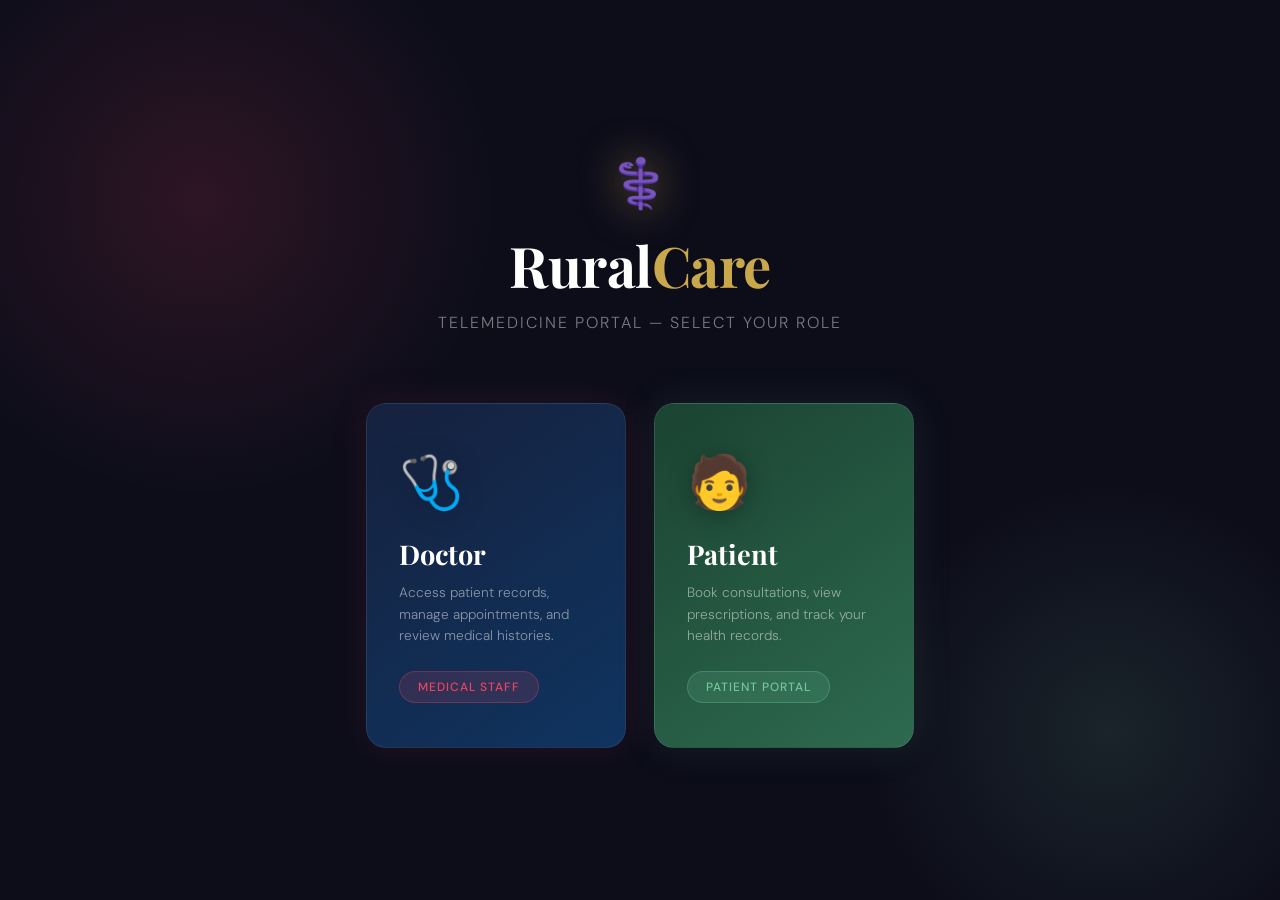
<file: index.html>
<!DOCTYPE html>
<html lang="en">
<head>
<meta charset="UTF-8">
<meta name="viewport" content="width=device-width, initial-scale=1.0">
<title>RuralCare — Portal</title>
<link href="https://fonts.googleapis.com/css2?family=Playfair+Display:wght@400;700&family=DM+Sans:wght@300;400;500&display=swap" rel="stylesheet">
<style>
  :root { --gold: #c9a84c; }
  * { margin: 0; padding: 0; box-sizing: border-box; }
  body { font-family: 'DM Sans', sans-serif; min-height: 100vh; overflow-x: hidden; }

  #landing {
    min-height: 100vh;
    display: flex; flex-direction: column;
    align-items: center; justify-content: center;
    position: relative; background: #0d0d1a; overflow: hidden;
  }
  #landing::before {
    content: ''; position: absolute;
    width: 600px; height: 600px;
    background: radial-gradient(circle, rgba(233,69,96,0.15) 0%, transparent 70%);
    top: -100px; left: -100px; border-radius: 50%;
    animation: pulse 6s ease-in-out infinite;
  }
  #landing::after {
    content: ''; position: absolute;
    width: 500px; height: 500px;
    background: radial-gradient(circle, rgba(116,198,157,0.12) 0%, transparent 70%);
    bottom: -80px; right: -80px; border-radius: 50%;
    animation: pulse 6s ease-in-out infinite 3s;
  }
  @keyframes pulse {
    0%,100% { transform: scale(1); opacity: 0.7; }
    50% { transform: scale(1.1); opacity: 1; }
  }

  .landing-header {
    text-align: center; margin-bottom: 70px;
    position: relative; z-index: 2;
    animation: fadeDown 0.8s ease both;
  }
  @keyframes fadeDown {
    from { opacity: 0; transform: translateY(-30px); }
    to   { opacity: 1; transform: translateY(0); }
  }
  .landing-header .logo-symbol {
    font-size: 48px; margin-bottom: 12px; display: block;
    filter: drop-shadow(0 0 20px rgba(201,168,76,0.6));
  }
  .landing-header h1 {
    font-family: 'Playfair Display', serif;
    font-size: clamp(2.2rem, 5vw, 3.5rem);
    color: #fff; letter-spacing: -0.5px;
  }
  .landing-header h1 span { color: var(--gold); }
  .landing-header p {
    color: rgba(255,255,255,0.45); font-size: 1rem;
    margin-top: 10px; font-weight: 300;
    letter-spacing: 2px; text-transform: uppercase;
  }

  .role-cards {
    display: flex; gap: 28px;
    position: relative; z-index: 2;
    animation: fadeUp 0.8s ease 0.3s both;
  }
  @keyframes fadeUp {
    from { opacity: 0; transform: translateY(40px); }
    to   { opacity: 1; transform: translateY(0); }
  }

  .role-card {
    width: 260px; padding: 44px 32px;
    border-radius: 20px; cursor: pointer;
    position: relative; overflow: hidden;
    transition: transform 0.35s ease, box-shadow 0.35s ease;
    border: 1px solid rgba(255,255,255,0.07);
  }
  .role-card.doctor-card {
    background: linear-gradient(145deg, #16213e, #0f3460);
    box-shadow: 0 0 40px rgba(233,69,96,0.1);
  }
  .role-card.patient-card {
    background: linear-gradient(145deg, #1b4332, #2d6a4f);
    box-shadow: 0 0 40px rgba(116,198,157,0.1);
  }
  .role-card::before {
    content: ''; position: absolute;
    top: 0; left: -100%; width: 100%; height: 100%;
    background: linear-gradient(90deg, transparent, rgba(255,255,255,0.05), transparent);
    transition: left 0.5s ease;
  }
  .role-card:hover::before { left: 100%; }
  .role-card:hover { transform: translateY(-10px); }
  .role-card.doctor-card:hover  { box-shadow: 0 20px 60px rgba(233,69,96,0.3); }
  .role-card.patient-card:hover { box-shadow: 0 20px 60px rgba(116,198,157,0.3); }

  .role-icon { font-size: 52px; margin-bottom: 20px; display: block; filter: drop-shadow(0 4px 12px rgba(0,0,0,0.3)); }
  .role-card h2 { font-family: 'Playfair Display', serif; font-size: 1.7rem; color: #fff; margin-bottom: 10px; }
  .role-card p  { font-size: 0.85rem; color: rgba(255,255,255,0.5); line-height: 1.6; font-weight: 300; }

  .role-card .card-badge {
    display: inline-block; margin-top: 24px;
    padding: 7px 18px; border-radius: 50px;
    font-size: 0.75rem; font-weight: 500;
    letter-spacing: 1px; text-transform: uppercase;
  }
  .doctor-card .card-badge  { background: rgba(233,69,96,0.15); color: #e94560; border: 1px solid rgba(233,69,96,0.3); }
  .patient-card .card-badge { background: rgba(116,198,157,0.15); color: #74c69d; border: 1px solid rgba(116,198,157,0.3); }

  .role-card .arrow {
    position: absolute; bottom: 20px; right: 24px;
    font-size: 1.4rem; opacity: 0;
    transform: translateX(-10px); transition: all 0.3s ease;
  }
  .role-card:hover .arrow { opacity: 1; transform: translateX(0); }

  /* ── MODAL ── */
  .login-overlay {
    display: none; position: fixed; inset: 0;
    background: rgba(0,0,0,0.85); backdrop-filter: blur(8px);
    z-index: 100; align-items: center; justify-content: center;
  }
  .login-overlay.active { display: flex; }

  .login-box {
    width: 420px; border-radius: 24px; overflow: hidden;
    animation: boxIn 0.4s cubic-bezier(0.34,1.56,0.64,1) both;
    position: relative;
  }
  @keyframes boxIn {
    from { opacity: 0; transform: scale(0.85) translateY(30px); }
    to   { opacity: 1; transform: scale(1) translateY(0); }
  }

  .login-header { padding: 36px 40px 28px; display: flex; align-items: center; gap: 16px; }
  .doctor-login .login-header  { background: linear-gradient(135deg, #16213e, #0f3460); }
  .patient-login .login-header { background: linear-gradient(135deg, #1b4332, #2d6a4f); }
  .login-header .lh-icon { font-size: 36px; }
  .login-header h3 { font-family: 'Playfair Display', serif; font-size: 1.5rem; color: #fff; }
  .login-header p  { font-size: 0.78rem; color: rgba(255,255,255,0.5); margin-top: 2px; }

  .login-body { padding: 36px 40px 40px; background: #fff; }

  .form-group { margin-bottom: 20px; }
  .form-group label {
    display: block; font-size: 0.78rem; font-weight: 500;
    color: #555; margin-bottom: 7px;
    text-transform: uppercase; letter-spacing: 0.8px;
  }
  .form-group input {
    width: 100%; padding: 13px 16px;
    border-radius: 10px; border: 1.5px solid #e8e8e8;
    font-family: 'DM Sans', sans-serif; font-size: 0.95rem;
    color: #1a1a2e; background: #fafafa;
    transition: border-color 0.25s, box-shadow 0.25s; outline: none;
  }
  .doctor-login .form-group input:focus  { border-color: #e94560; box-shadow: 0 0 0 3px rgba(233,69,96,0.1); background: #fff; }
  .patient-login .form-group input:focus { border-color: #2d6a4f; box-shadow: 0 0 0 3px rgba(45,106,79,0.1);  background: #fff; }

  .error-msg {
    display: none; font-size: 0.8rem; color: #e94560;
    margin-top: -10px; margin-bottom: 14px;
    padding: 8px 12px; background: rgba(233,69,96,0.07); border-radius: 7px;
  }
  .error-msg.show { display: block; }

  .login-btn {
    width: 100%; padding: 14px; border: none; border-radius: 10px;
    font-family: 'DM Sans', sans-serif; font-size: 0.95rem; font-weight: 500;
    cursor: pointer; transition: all 0.3s ease; margin-top: 4px; letter-spacing: 0.5px;
  }
  .doctor-login .login-btn  { background: linear-gradient(135deg, #e94560, #c0392b); color: #fff; box-shadow: 0 6px 20px rgba(233,69,96,0.3); }
  .doctor-login .login-btn:hover  { transform: translateY(-2px); box-shadow: 0 10px 28px rgba(233,69,96,0.4); }
  .patient-login .login-btn { background: linear-gradient(135deg, #2d6a4f, #1b4332); color: #fff; box-shadow: 0 6px 20px rgba(45,106,79,0.3); }
  .patient-login .login-btn:hover { transform: translateY(-2px); box-shadow: 0 10px 28px rgba(45,106,79,0.4); }

  .close-btn {
    position: absolute; top: 14px; right: 16px;
    background: rgba(255,255,255,0.15); border: none; color: #fff;
    width: 32px; height: 32px; border-radius: 50%; font-size: 1.1rem;
    cursor: pointer; display: flex; align-items: center; justify-content: center;
    transition: background 0.2s;
  }
  .close-btn:hover { background: rgba(255,255,255,0.25); }

  @media (max-width: 700px) {
    .role-cards { flex-direction: column; align-items: center; }
    .login-box  { width: 94vw; }
    .login-body    { padding: 28px 24px; }
    .login-header  { padding: 28px 24px 20px; }
  }
</style>
</head>
<body>

<!-- LANDING -->
<div id="landing">
  <div class="landing-header">
    <span class="logo-symbol">⚕️</span>
    <h1>Rural<span>Care</span></h1>
    <p>Telemedicine Portal — Select Your Role</p>
  </div>

  <div class="role-cards">
    <div class="role-card doctor-card" onclick="openLogin('doctor')">
      <span class="role-icon">🩺</span>
      <h2>Doctor</h2>
      <p>Access patient records, manage appointments, and review medical histories.</p>
      <span class="card-badge">Medical Staff</span>
      <span class="arrow">→</span>
    </div>

    <div class="role-card patient-card" onclick="openLogin('patient')">
      <span class="role-icon">🧑</span>
      <h2>Patient</h2>
      <p>Book consultations, view prescriptions, and track your health records.</p>
      <span class="card-badge">Patient Portal</span>
      <span class="arrow">→</span>
    </div>
  </div>
</div>

<!-- DOCTOR LOGIN MODAL -->
<div class="login-overlay" id="doctorOverlay">
  <div class="login-box doctor-login">
    <button class="close-btn" onclick="closeLogin('doctor')">✕</button>
    <div class="login-header">
      <span class="lh-icon">🩺</span>
      <div><h3>Doctor Login</h3><p>Medical Staff Access</p></div>
    </div>
    <div class="login-body">
      <div class="form-group">
        <label>Username</label>
        <input type="text" id="docUser" placeholder="Enter your username" autocomplete="off">
      </div>
      <div class="form-group">
        <label>Password</label>
        <input type="password" id="docPass" placeholder="Enter your password">
      </div>
      <div class="error-msg" id="docError">❌ Invalid username or password. Please try again.</div>
      <button class="login-btn" onclick="doLogin('doctor')">Sign In to Dashboard →</button>
    </div>
  </div>
</div>

<!-- PATIENT LOGIN MODAL -->
<div class="login-overlay" id="patientOverlay">
  <div class="login-box patient-login">
    <button class="close-btn" onclick="closeLogin('patient')">✕</button>
    <div class="login-header">
      <span class="lh-icon">🧑‍⚕️</span>
      <div><h3>Patient Login</h3><p>Personal Health Portal</p></div>
    </div>
    <div class="login-body">
      <div class="form-group">
        <label>Username</label>
        <input type="text" id="patUser" placeholder="Enter your username" autocomplete="off">
      </div>
      <div class="form-group">
        <label>Password</label>
        <input type="password" id="patPass" placeholder="Enter your password">
      </div>
      <div class="error-msg" id="patError">❌ Invalid username or password. Please try again.</div>
      <button class="login-btn" onclick="doLogin('patient')">Sign In to Portal →</button>
    </div>
  </div>
</div>

<script>
  // ── SET YOUR CREDENTIALS HERE ──
  const CREDENTIALS = {
    doctor:  { username: 'rajesh',  password: 'doctor123' },
    patient: { username: 'priya',  password: 'patient123' }
  };

  function openLogin(role) {
    document.getElementById(role + 'Overlay').classList.add('active');
    const u = role === 'doctor' ? 'docUser' : 'patUser';
    const p = role === 'doctor' ? 'docPass' : 'patPass';
    const e = role === 'doctor' ? 'docError' : 'patError';
    document.getElementById(u).value = '';
    document.getElementById(p).value = '';
    document.getElementById(e).classList.remove('show');
    setTimeout(() => document.getElementById(u).focus(), 200);
  }

  function closeLogin(role) {
    document.getElementById(role + 'Overlay').classList.remove('active');
  }

  document.getElementById('doctorOverlay').addEventListener('click', function(e) { if (e.target === this) closeLogin('doctor'); });
  document.getElementById('patientOverlay').addEventListener('click', function(e) { if (e.target === this) closeLogin('patient'); });

  function doLogin(role) {
    const isDoc  = role === 'doctor';
    const username = document.getElementById(isDoc ? 'docUser' : 'patUser').value.trim();
    const password = document.getElementById(isDoc ? 'docPass' : 'patPass').value.trim();
    const errorEl  = document.getElementById(isDoc ? 'docError' : 'patError');

    if (username === CREDENTIALS[role].username && password === CREDENTIALS[role].password) {
      errorEl.classList.remove('show');
      // ── REDIRECT ──
      window.location.href = role === 'doctor' ? 'doctor_overview.html' : 'patient_overview.html';
    } else {
      errorEl.classList.add('show');
    }
  }

  ['docUser','docPass'].forEach(id => document.getElementById(id).addEventListener('keydown', e => { if (e.key==='Enter') doLogin('doctor'); }));
  ['patUser','patPass'].forEach(id => document.getElementById(id).addEventListener('keydown', e => { if (e.key==='Enter') doLogin('patient'); }));
</script>
</body>
</html>
</file>
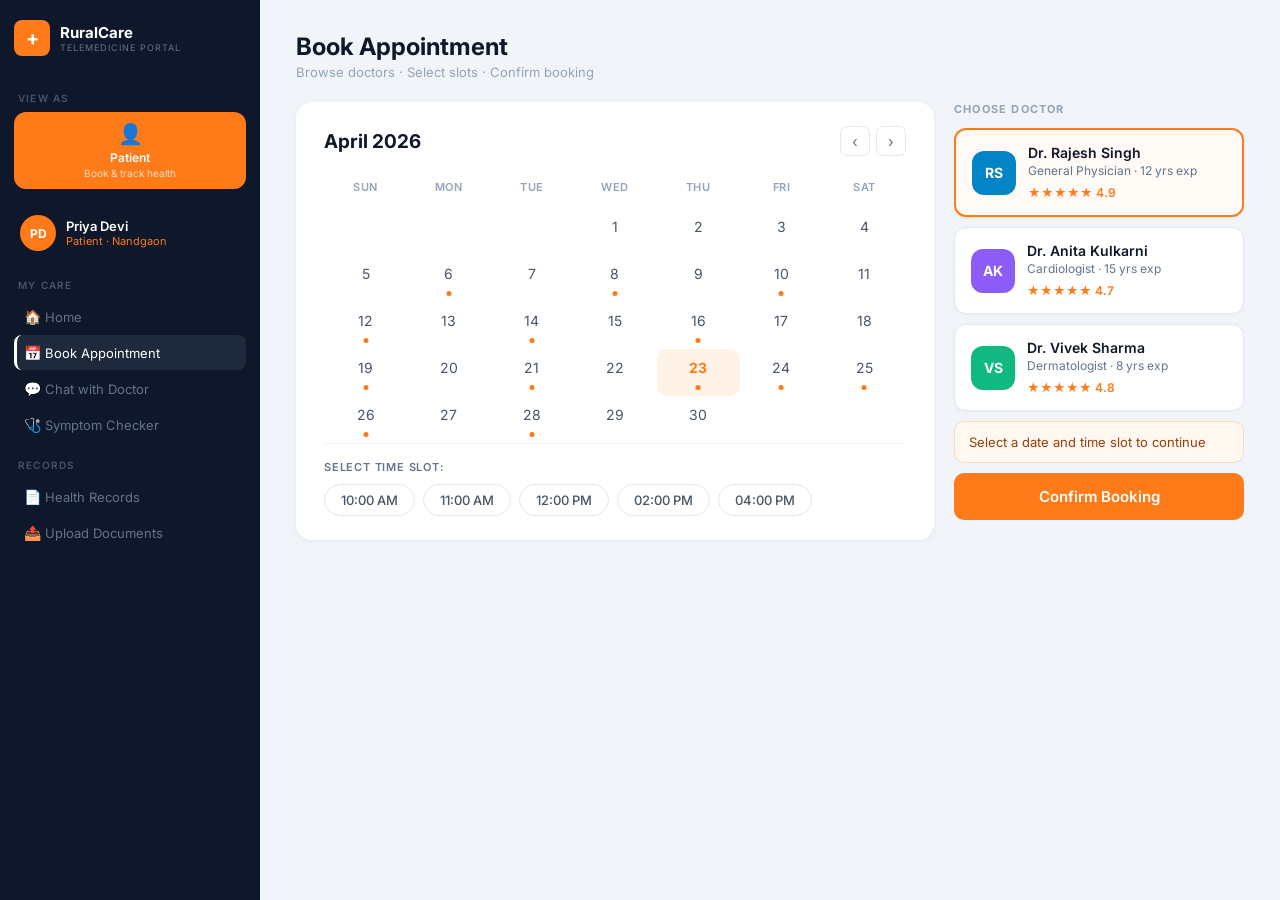
<file: book_appointment.html>
<!DOCTYPE html>
<html lang="en">
<head>
<meta charset="UTF-8">
<meta name="viewport" content="width=device-width, initial-scale=1.0">
<title>Book Appointment – RuralCare</title>
<link href="https://fonts.googleapis.com/css2?family=Inter:wght@400;500;600;700&display=swap" rel="stylesheet">
<style>
* { margin: 0; padding: 0; box-sizing: border-box; font-family: 'Inter', sans-serif; }
body { background: #f1f5f9; overflow: hidden; height: 100vh; }
.layout { display: flex; height: 100vh; }
.sidebar {
  width: 260px; background: #0f172a; color: #94a3b8;
  padding: 20px 14px; height: 100vh; overflow-y: auto;
  flex-shrink: 0; display: flex; flex-direction: column;
}
.logo { display: flex; align-items: center; gap: 10px; margin-bottom: 20px; }
.logo-plus {
  width: 36px; height: 36px; background: #ff7a18; border-radius: 8px;
  display: flex; align-items: center; justify-content: center;
  font-size: 20px; font-weight: 700; color: white;
}
.logo h2 { font-size: 15px; font-weight: 700; color: white; }
.logo p  { font-size: 9px; color: #64748b; letter-spacing: 1px; }
.sec-label { font-size: 10px; font-weight: 600; letter-spacing: 1.2px; color: #475569; margin: 16px 0 8px 4px; }
.roles { display: flex; gap: 8px; margin-bottom: 2px; }
.role-card { flex: 1; background: #1e293b; border-radius: 12px; padding: 10px 8px; text-align: center; cursor: pointer; color: #94a3b8; }
.role-card.active { background: #ff7a18; color: white; }
.role-card .ri { font-size: 20px; display: block; margin-bottom: 4px; }
.role-card .rl { font-size: 12px; font-weight: 600; display: block; }
.role-card .rs { font-size: 10px; opacity: 0.75; display: block; margin-top: 2px; }
.profile { display: flex; align-items: center; gap: 10px; margin: 16px 0 4px; padding: 8px 6px; }
.profile-av {
  width: 36px; height: 36px; border-radius: 50%; background: #ff7a18;
  display: flex; align-items: center; justify-content: center;
  font-weight: 700; font-size: 12px; color: white; flex-shrink: 0;
}
.profile h4 { font-size: 13px; font-weight: 600; color: white; }
.profile p  { font-size: 11px; color: #ff7a18; }
.menu { list-style: none; }
.menu li {
  display: flex; align-items: center; gap: 10px;
  padding: 9px 10px; border-radius: 8px; cursor: pointer;
  font-size: 13px; color: #64748b; margin-bottom: 1px; transition: all 0.15s;
}
.menu li:hover { background: #1e293b; color: #cbd5e1; }
.menu li.active { background: #1e293b; color: white; border-left: 3px solid white; padding-left: 7px; }
.menu li .mi { font-size: 14px; width: 18px; }
.menu li a { color: inherit; text-decoration: none; display: block; }
.main { flex: 1; padding: 32px 36px; overflow-y: auto; background: #f1f5f9; }
.main h2 { font-size: 24px; font-weight: 700; color: #0f172a; margin-bottom: 3px; }
.subtitle { color: #94a3b8; font-size: 13px; margin-bottom: 22px; }
.symptom-banner {
  display: none; background: #fff8f0; border: 1.5px solid #fddbb4;
  border-radius: 12px; padding: 14px 18px; margin-bottom: 18px;
  font-size: 13px; color: #92400e;
}
.symptom-banner .sb-title { font-weight: 700; font-size: 14px; margin-bottom: 6px; color: #c2410c; }
.symptom-banner .sb-row { display: flex; gap: 24px; flex-wrap: wrap; margin-top: 4px; }
.symptom-banner .sb-item { display: flex; flex-direction: column; gap: 2px; }
.symptom-banner .sb-label { font-size: 10px; font-weight: 600; letter-spacing: 1px; color: #d97706; text-transform: uppercase; }
.symptom-banner .sb-val   { font-size: 13px; color: #0f172a; font-weight: 500; }
.content { display: flex; gap: 20px; align-items: flex-start; }
.cal-card {
  flex: 1; background: white; border-radius: 16px;
  padding: 24px 28px; box-shadow: 0 1px 6px rgba(0,0,0,0.05);
}
.cal-head { display: flex; justify-content: space-between; align-items: center; margin-bottom: 18px; }
.cal-head h3 { font-size: 19px; font-weight: 700; color: #0f172a; }
.nav-btns { display: flex; gap: 6px; }
.nav-btns button {
  width: 30px; height: 30px; border: 1px solid #e2e8f0; background: white;
  border-radius: 7px; cursor: pointer; font-size: 15px; color: #64748b;
  display: flex; align-items: center; justify-content: center;
}
.nav-btns button:hover { background: #f8fafc; }
.cal-grid { display: grid; grid-template-columns: repeat(7, 1fr); row-gap: 0; column-gap: 0; }
.day-hdr { text-align: center; font-size: 11px; font-weight: 600; color: #94a3b8; padding: 6px 0 14px; letter-spacing: 0.5px; }
.dc {
  text-align: center; padding: 10px 0 20px; font-size: 14px; color: #475569;
  cursor: pointer; position: relative; border-radius: 8px; transition: background 0.1s;
}
.dc:hover { color: #0f172a; }
.dc.empty { cursor: default; }
.dc.empty:hover { background: none; }
.dc.dot::after {
  content: ''; width: 5px; height: 5px; border-radius: 50%; background: #ff7a18;
  position: absolute; bottom: 6px; left: 50%; transform: translateX(-50%);
}
.dc.selected { background: #fff3e8; color: #ff7a18 !important; font-weight: 700; border-radius: 10px; }
.dc.selected::after { background: #ff7a18; }
.cal-bottom-msg {
  font-size: 11px; font-weight: 600; color: #94a3b8; letter-spacing: 1px;
  text-transform: uppercase; text-align: center; padding-top: 14px; border-top: 1px solid #f1f5f9;
}
.slots-wrap { padding-top: 16px; border-top: 1px solid #f1f5f9; display: none; }
.slots-wrap p { font-size: 11px; font-weight: 600; color: #64748b; text-transform: uppercase; letter-spacing: 0.8px; margin-bottom: 10px; }
.slot-row { display: flex; gap: 8px; flex-wrap: wrap; }
.slot-btn {
  padding: 7px 16px; border: 1.5px solid #e2e8f0; border-radius: 20px;
  background: white; font-size: 13px; color: #475569; cursor: pointer; font-weight: 500; transition: all 0.15s;
}
.slot-btn:hover { border-color: #ff7a18; color: #ff7a18; }
.slot-btn.active { background: #ff7a18; border-color: #ff7a18; color: white; }
.doc-panel { width: 290px; flex-shrink: 0; display: flex; flex-direction: column; gap: 10px; }
.doc-panel-title { font-size: 11px; font-weight: 700; color: #94a3b8; letter-spacing: 1.2px; margin-bottom: 2px; }
.doc-card {
  display: flex; align-items: center; gap: 12px; padding: 14px 16px;
  background: white; border-radius: 12px; border: 1.5px solid #e2e8f0;
  cursor: pointer; transition: border-color 0.15s; box-shadow: 0 1px 4px rgba(0,0,0,0.04);
}
.doc-card:hover { border-color: #ff7a18; }
.doc-card.active { border: 2px solid #ff7a18; background: #fffaf6; }
.doc-av {
  width: 44px; height: 44px; border-radius: 12px;
  display: flex; align-items: center; justify-content: center;
  color: white; font-weight: 700; font-size: 14px; flex-shrink: 0;
}
.c-blue   { background: #0284c7; }
.c-purple { background: #8b5cf6; }
.c-green  { background: #10b981; }
.doc-info h5 { font-size: 14px; font-weight: 600; color: #0f172a; margin-bottom: 2px; }
.doc-info p  { font-size: 12px; color: #64748b; margin-bottom: 3px; }
.doc-info .stars { font-size: 12px; color: #ff7a18; font-weight: 600; }
.info-box {
  background: #fff8f0; border: 1px solid #fddbb4;
  padding: 12px 14px; border-radius: 10px; font-size: 13px; color: #92400e;
}
.confirm-btn {
  width: 100%; padding: 14px; background: #ff7a18; color: white;
  border: none; border-radius: 10px; font-size: 15px; font-weight: 600;
  cursor: pointer; transition: background 0.15s; position: relative;
}
.confirm-btn:hover:not(:disabled) { background: #e56a0f; }
.confirm-btn:disabled { opacity: 0.6; cursor: not-allowed; }
.btn-spinner {
  display: inline-block; width: 16px; height: 16px;
  border: 2px solid rgba(255,255,255,0.4); border-top-color: white;
  border-radius: 50%; animation: spin 0.7s linear infinite;
  vertical-align: middle; margin-right: 8px;
}
@keyframes spin { to { transform: rotate(360deg); } }
</style>
</head>
<body>
<div class="layout">

  <aside class="sidebar">
    <div class="logo">
      <div class="logo-plus">+</div>
      <div><h2>RuralCare</h2><p>TELEMEDICINE PORTAL</p></div>
    </div>
    <p class="sec-label">VIEW AS</p>
    <div class="roles">
      <div class="role-card active">
        <span class="ri">👤</span>
        <span class="rl">Patient</span>
        <span class="rs">Book &amp; track health</span>
      </div>
    </div>
    <div class="profile">
      <div class="profile-av">PD</div>
      <div><h4>Priya Devi</h4><p>Patient · Nandgaon</p></div>
    </div>
    <p class="sec-label">MY CARE</p>
    <ul class="menu">
      <li><a href="patient_overview.html"><span class="mi">🏠</span> Home</a></li>
      <li class="active"><a href="book_appointment.html"><span class="mi">📅</span> Book Appointment</a></li>
      <li><a href="chat_with_doctor.html"><span class="mi">💬</span> Chat with Doctor</a></li>
      <li><a href="symptom_checker.html"><span class="mi">🩺</span> Symptom Checker</a></li>
    </ul>
    <p class="sec-label">RECORDS</p>
    <ul class="menu">
      <li><a href="health_records.html"><span class="mi">📄</span> Health Records</a></li>
      <li><a href="upload_documents.html"><span class="mi">📤</span> Upload Documents</a></li>
    </ul>
  </aside>

  <main class="main">
    <h2>Book Appointment</h2>
    <p class="subtitle">Browse doctors · Select slots · Confirm booking</p>

    <div class="symptom-banner" id="symptomBanner">
      <div class="sb-title">🤖 Symptom Report Attached</div>
      <div class="sb-row">
        <div class="sb-item"><span class="sb-label">Diagnosis</span><span class="sb-val" id="sb-diagnosis">—</span></div>
        <div class="sb-item"><span class="sb-label">Symptoms</span><span class="sb-val" id="sb-symptoms">—</span></div>
        <div class="sb-item"><span class="sb-label">Duration</span><span class="sb-val" id="sb-duration">—</span></div>
        <div class="sb-item"><span class="sb-label">Severity</span><span class="sb-val" id="sb-severity">—</span></div>
      </div>
    </div>

    <div class="content">

      <div class="cal-card">
        <div class="cal-head">
          <h3>April 2026</h3>
          <div class="nav-btns"><button>‹</button><button>›</button></div>
        </div>
        <div class="cal-grid">
          <div class="day-hdr">SUN</div><div class="day-hdr">MON</div><div class="day-hdr">TUE</div>
          <div class="day-hdr">WED</div><div class="day-hdr">THU</div><div class="day-hdr">FRI</div><div class="day-hdr">SAT</div>
          <div class="dc empty"></div><div class="dc empty"></div><div class="dc empty"></div>
          <div class="dc" onclick="pick(this)">1</div><div class="dc" onclick="pick(this)">2</div>
          <div class="dc" onclick="pick(this)">3</div><div class="dc" onclick="pick(this)">4</div>
          <div class="dc" onclick="pick(this)">5</div><div class="dc dot" onclick="pick(this)">6</div>
          <div class="dc" onclick="pick(this)">7</div><div class="dc dot" onclick="pick(this)">8</div>
          <div class="dc" onclick="pick(this)">9</div><div class="dc dot" onclick="pick(this)">10</div>
          <div class="dc" onclick="pick(this)">11</div>
          <div class="dc dot" onclick="pick(this)">12</div><div class="dc" onclick="pick(this)">13</div>
          <div class="dc dot" onclick="pick(this)">14</div><div class="dc" onclick="pick(this)">15</div>
          <div class="dc dot" onclick="pick(this)">16</div><div class="dc" onclick="pick(this)">17</div>
          <div class="dc" onclick="pick(this)">18</div>
          <div class="dc dot" onclick="pick(this)">19</div><div class="dc" onclick="pick(this)">20</div>
          <div class="dc dot" onclick="pick(this)">21</div><div class="dc" onclick="pick(this)">22</div>
          <div class="dc dot selected" id="d23" onclick="pick(this)">23</div>
          <div class="dc dot" onclick="pick(this)">24</div><div class="dc dot" onclick="pick(this)">25</div>
          <div class="dc dot" onclick="pick(this)">26</div><div class="dc" onclick="pick(this)">27</div>
          <div class="dc dot" onclick="pick(this)">28</div><div class="dc" onclick="pick(this)">29</div>
          <div class="dc" onclick="pick(this)">30</div>
          <div class="dc empty"></div><div class="dc empty"></div>
        </div>
        <div class="slots-wrap" id="slotsWrap">
          <p>Select Time Slot:</p>
          <div class="slot-row">
            <button class="slot-btn" onclick="pickSlot(this)">10:00 AM</button>
            <button class="slot-btn" onclick="pickSlot(this)">11:00 AM</button>
            <button class="slot-btn" onclick="pickSlot(this)">12:00 PM</button>
            <button class="slot-btn" onclick="pickSlot(this)">02:00 PM</button>
            <button class="slot-btn" onclick="pickSlot(this)">04:00 PM</button>
          </div>
        </div>
        <div class="cal-bottom-msg" id="bottomMsg">SELECT A DATE TO VIEW SLOTS</div>
      </div>

      <div class="doc-panel">
        <p class="doc-panel-title">CHOOSE DOCTOR</p>
        <div class="doc-card active" onclick="pickDoc(this)">
          <div class="doc-av c-blue">RS</div>
          <div class="doc-info">
            <h5>Dr. Rajesh Singh</h5>
            <p>General Physician · 12 yrs exp</p>
            <span class="stars">★★★★★ 4.9</span>
          </div>
        </div>
        <div class="doc-card" onclick="pickDoc(this)">
          <div class="doc-av c-purple">AK</div>
          <div class="doc-info">
            <h5>Dr. Anita Kulkarni</h5>
            <p>Cardiologist · 15 yrs exp</p>
            <span class="stars">★★★★★ 4.7</span>
          </div>
        </div>
        <div class="doc-card" onclick="pickDoc(this)">
          <div class="doc-av c-green">VS</div>
          <div class="doc-info">
            <h5>Dr. Vivek Sharma</h5>
            <p>Dermatologist · 8 yrs exp</p>
            <span class="stars">★★★★★ 4.8</span>
          </div>
        </div>
        <div class="info-box" id="infoBox">Select a date and time slot to continue</div>
        <button class="confirm-btn" id="confirmBtn" onclick="confirmBooking()">Confirm Booking</button>
      </div>

    </div>
  </main>
</div>

<script>
  const SUPABASE_URL      = 'https://zbfuqzkjvdiserqevanu.supabase.co';
  const SUPABASE_ANON_KEY = 'eyJhbGciOiJIUzI1NiIsInR5cCI6IkpXVCJ9.eyJpc3MiOiJzdXBhYmFzZSIsInJlZiI6InpiZnVxemtqdmRpc2VycWV2YW51Iiwicm9sZSI6ImFub24iLCJpYXQiOjE3NzY5NjY5NzAsImV4cCI6MjA5MjU0Mjk3MH0.A-Av4EyOBDZ-42OMPX1pEQUYMtEvzwJNmKdCY9lJSIA';
  const SUPABASE_TABLE    = 'appointments';

  let selDate = '23', selSlot = null, selDoc = 'Dr. Rajesh Singh';
  let pendingSymptomReport = null;   // full report object including supabaseId if set

  window.addEventListener('DOMContentLoaded', () => {
    const stored = localStorage.getItem('ruralcare_pending_symptom_report');
    if (stored) {
      try {
        pendingSymptomReport = JSON.parse(stored);
        document.getElementById('symptomBanner').style.display = 'block';
        document.getElementById('sb-diagnosis').textContent = pendingSymptomReport.diagnosis;
        document.getElementById('sb-symptoms').textContent  = pendingSymptomReport.symptoms.join(', ');
        document.getElementById('sb-duration').textContent  = pendingSymptomReport.duration;
        document.getElementById('sb-severity').textContent  = pendingSymptomReport.severity;
        localStorage.removeItem('ruralcare_pending_symptom_report');
      } catch(e) {}
    }
    document.getElementById('slotsWrap').style.display = 'block';
    document.getElementById('bottomMsg').style.display = 'none';
  });

  function pick(el) {
    if (el.classList.contains('empty')) return;
    document.querySelectorAll('.dc').forEach(d => d.classList.remove('selected'));
    el.classList.add('selected');
    selDate = el.textContent.trim();
    selSlot = null;
    document.querySelectorAll('.slot-btn').forEach(s => s.classList.remove('active'));
    document.getElementById('slotsWrap').style.display = 'block';
    document.getElementById('bottomMsg').style.display = 'none';
    updateInfo();
  }

  function pickSlot(el) {
    document.querySelectorAll('.slot-btn').forEach(s => s.classList.remove('active'));
    el.classList.add('active');
    selSlot = el.textContent.trim();
    updateInfo();
  }

  function pickDoc(el) {
    document.querySelectorAll('.doc-card').forEach(d => d.classList.remove('active'));
    el.classList.add('active');
    selDoc = el.querySelector('h5').textContent;
    updateInfo();
  }

  function updateInfo() {
    const box = document.getElementById('infoBox');
    if (selDate && selSlot) {
      box.style.cssText = 'background:#f0fdf4;border:1px solid #86efac;color:#166534;padding:12px 14px;border-radius:10px;font-size:13px;';
      box.textContent = `✅ April ${selDate} at ${selSlot} with ${selDoc}`;
    } else {
      box.style.cssText = 'background:#fff8f0;border:1px solid #fddbb4;color:#92400e;padding:12px 14px;border-radius:10px;font-size:13px;';
      box.textContent = 'Select a date and time slot to continue';
    }
  }

  async function confirmBooking() {
    if (!selSlot) { alert('Please select a time slot!'); return; }
    if (!selDate) { alert('Please select a date!'); return; }

    const btn = document.getElementById('confirmBtn');
    const box = document.getElementById('infoBox');
    btn.disabled = true;
    btn.innerHTML = '<span class="btn-spinner"></span>Saving…';

    const existingId = pendingSymptomReport?.supabaseId || null;

    try {
      if (existingId) {
        // ── CASE A: Came from symptom checker → PATCH the existing row ──
        // Only update the booking fields; symptom fields are already saved
        const res = await fetch(
          `${SUPABASE_URL}/rest/v1/${SUPABASE_TABLE}?id=eq.${existingId}`,
          {
            method: 'PATCH',
            headers: {
              'Content-Type': 'application/json',
              'apikey': SUPABASE_ANON_KEY,
              'Authorization': `Bearer ${SUPABASE_ANON_KEY}`,
              'Prefer': 'return=representation'
            },
            body: JSON.stringify({
              doctor:    selDoc,
              date:      `April ${selDate}, 2026`,
              time:      selSlot,
              status:    'Confirmed',
              booked_on: new Date().toLocaleDateString()
            })
          }
        );
        if (!res.ok) {
          const err = await res.json().catch(() => ({}));
          throw new Error(err.message || `Supabase PATCH error ${res.status}`);
        }
        console.log('Row updated (PATCH) ✅ id:', existingId);

      } else {
        // ── CASE B: Direct booking (no symptom checker) → INSERT new row ──
        const res = await fetch(`${SUPABASE_URL}/rest/v1/${SUPABASE_TABLE}`, {
          method: 'POST',
          headers: {
            'Content-Type': 'application/json',
            'apikey': SUPABASE_ANON_KEY,
            'Authorization': `Bearer ${SUPABASE_ANON_KEY}`,
            'Prefer': 'return=representation'
          },
          body: JSON.stringify({
            patient_name:     'Priya Devi',
            patient_id:       'PT-1042',
            patient_location: 'Nandgaon',
            initials:         'PD',
            doctor:           selDoc,
            date:             `April ${selDate}, 2026`,
            time:             selSlot,
            status:           'Confirmed',
            booked_on:        new Date().toLocaleDateString()
          })
        });
        if (!res.ok) {
          const err = await res.json().catch(() => ({}));
          throw new Error(err.message || `Supabase POST error ${res.status}`);
        }
        console.log('New row inserted (POST) ✅');
      }

      // ── Success UI ──
      box.style.cssText = 'background:#f0fdf4;border:1px solid #86efac;color:#166534;padding:12px 14px;border-radius:10px;font-size:13px;font-weight:600;';
      box.textContent = '✅ Appointment Confirmed!';
      btn.innerHTML = '✅ Booking Confirmed';
      btn.style.background = '#16a34a';

    } catch (err) {
      console.error('Booking failed:', err);
      box.style.cssText = 'background:#fef2f2;border:1px solid #fca5a5;color:#991b1b;padding:12px 14px;border-radius:10px;font-size:13px;font-weight:600;';
      box.textContent = `❌ Failed: ${err.message}`;
      btn.disabled = false;
      btn.innerHTML = 'Retry Booking';
      btn.style.background = '#ff7a18';
    }
  }
</script>
</body>
</html>
</file>
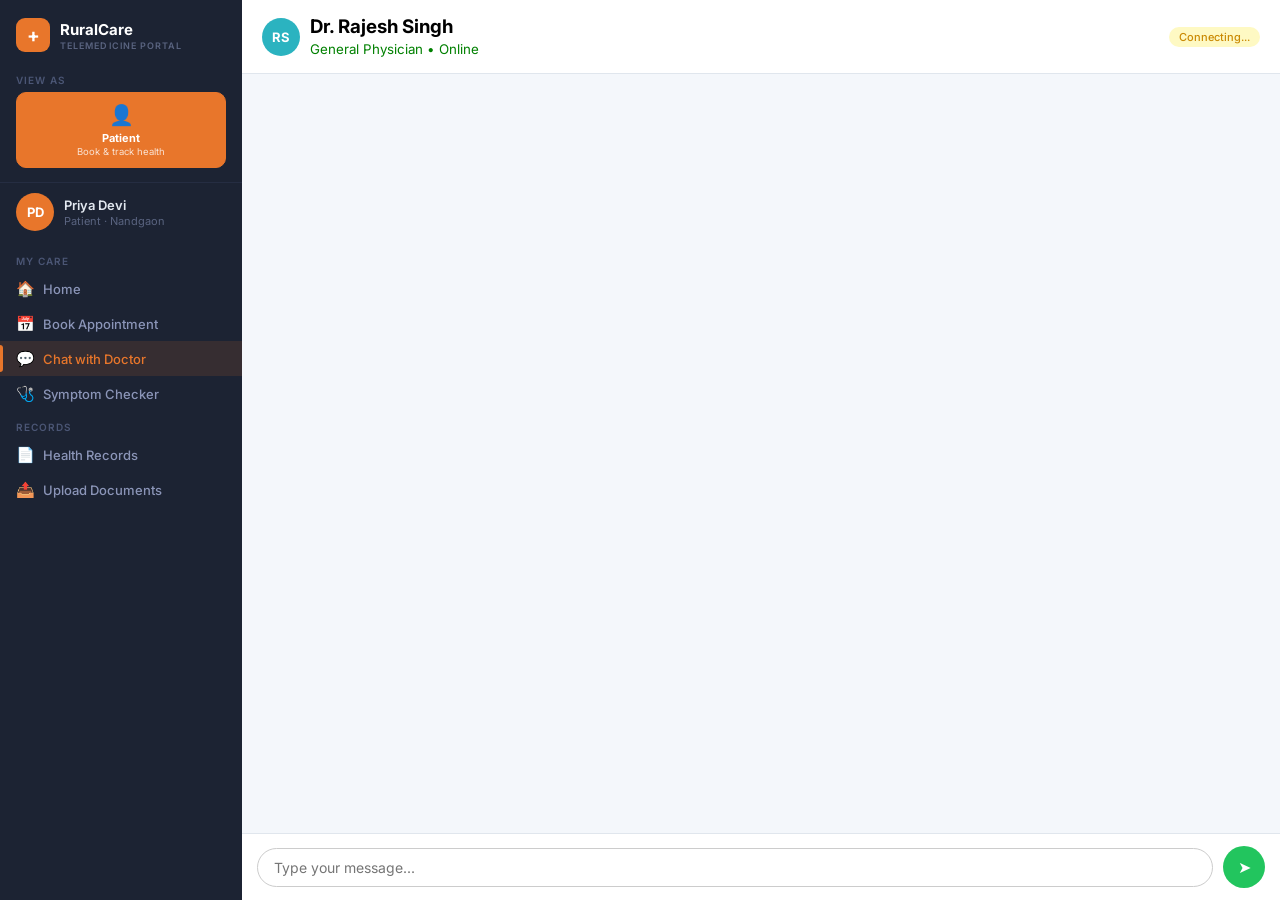
<file: chat_with_doctor.html>
<!DOCTYPE html>
<html lang="en">
<head>
  <meta charset="UTF-8" />
  <meta name="viewport" content="width=device-width, initial-scale=1.0"/>
  <title>Consultations - Patient</title>
  <link href="https://fonts.googleapis.com/css2?family=Inter:wght@400;500;600;700&display=swap" rel="stylesheet">

  <style>
  * {
    margin: 0;
    padding: 0;
    box-sizing: border-box;
    font-family: "Inter", "Segoe UI", sans-serif;
  }

  body {
    background: #f4f7fb;
    overflow: hidden;
  }

  .layout {
    display: flex;
    height: 100vh;
  }

  /* ── SIDEBAR (replaced to match reference) ── */
  .sidebar {
    width: 242px;
    min-width: 242px;
    background: #1c2333;
    color: #8b95b8;
    display: flex;
    flex-direction: column;
    position: sticky;
    top: 0;
    height: 100vh;
    overflow-y: auto;
    overflow-x: hidden;
  }

  /* Logo */
  .logo {
    display: flex;
    align-items: center;
    gap: 10px;
    padding: 18px 16px 14px;
  }

  .logo-icon {
    width: 34px;
    height: 34px;
    background: #e8762b;
    border-radius: 9px;
    display: flex;
    align-items: center;
    justify-content: center;
    color: white;
    font-size: 19px;
    font-weight: 700;
    flex-shrink: 0;
  }

  .logo h2 { color: #ffffff; font-size: 15px; font-weight: 700; }
  .logo p  { color: #5a6480; font-size: 9px; font-weight: 600; letter-spacing: 0.12em; margin-top: 1px; }

  /* VIEW AS */
  .view-as-label {
    font-size: 10px;
    font-weight: 600;
    letter-spacing: 0.1em;
    color: #4b5675;
    padding: 8px 16px 6px;
    text-transform: uppercase;
  }

  .view-as-cards {
    display: flex;
    gap: 8px;
    padding: 0 16px 14px;
  }

  .view-card {
    flex: 1;
    border-radius: 10px;
    padding: 10px 8px;
    text-align: center;
    cursor: pointer;
    text-decoration: none;
    display: block;
  }

  .view-card.inactive {
    background: #252d42;
    border: 1px solid #2e3852;
  }

  .view-card.active {
    background: #e8762b;
    border: 1px solid #e8762b;
  }

  .view-card .vc-icon  { font-size: 20px; display: block; margin-bottom: 4px; }
  .view-card .vc-title { font-size: 11px; font-weight: 700; display: block; }
  .view-card .vc-sub   { font-size: 9.5px; display: block; margin-top: 1px; opacity: 0.8; }

  .view-card.inactive .vc-title,
  .view-card.inactive .vc-sub  { color: #8b95b8; }
  .view-card.active .vc-title,
  .view-card.active .vc-sub    { color: #fff; }

  /* Profile row */
  .profile-row {
    display: flex;
    align-items: center;
    gap: 10px;
    padding: 10px 16px 14px;
    border-top: 1px solid #252d42;
  }

  .p-avatar {
    width: 38px;
    height: 38px;
    border-radius: 50%;
    background: #e8762b;
    display: flex;
    align-items: center;
    justify-content: center;
    color: white;
    font-weight: 700;
    font-size: 13px;
    flex-shrink: 0;
  }

  .p-info h4 { color: #e2e8f0; font-size: 13px; font-weight: 600; }
  .p-info p  { color: #5a6480; font-size: 11px; margin-top: 1px; }

  /* Nav sections */
  .nav-section-label {
    font-size: 10px;
    font-weight: 600;
    letter-spacing: 0.1em;
    color: #4b5675;
    padding: 10px 16px 4px;
    text-transform: uppercase;
  }

  .nav-item {
    display: flex;
    align-items: center;
    gap: 9px;
    padding: 8px 16px;
    font-size: 13px;
    font-weight: 500;
    color: #8b95b8;
    cursor: pointer;
    text-decoration: none;
    transition: background 0.12s, color 0.12s;
    position: relative;
  }

  .nav-item:hover {
    background: rgba(255,255,255,0.05);
    color: #c8d0e4;
  }

  .nav-item.active {
    background: rgba(232,118,43,0.13);
    color: #e8762b;
  }

  .nav-item.active::before {
    content: '';
    position: absolute;
    left: 0; top: 4px; bottom: 4px;
    width: 3px;
    background: #e8762b;
    border-radius: 0 3px 3px 0;
  }

  .nav-icon { font-size: 15px; width: 18px; text-align: center; flex-shrink: 0; }

  /* Footer */
  .sidebar-footer {
    margin-top: auto;
    border-top: 1px solid #252d42;
    padding: 6px 0 8px;
  }

  /* ── ALL ORIGINAL STYLES BELOW UNCHANGED ── */

  /* MAIN */
  .main {
    flex: 1;
    display: flex;
    flex-direction: column;
    overflow: hidden;
  }

  /* CHAT LAYOUT */
  .chat-container {
    display: flex;
    height: 100vh;
  }

  /* CHAT BOX */
  .chat-box {
    flex: 1;
    display: flex;
    flex-direction: column;
  }

  .chat-header {
    background: white;
    padding: 15px 20px;
    border-bottom: 1px solid #e0e6ed;
    display: flex;
    align-items: center;
    gap: 10px;
  }

  .chat-header .doc-avatar {
    width: 38px;
    height: 38px;
    border-radius: 50%;
    background: #2bb3c0;
    display: flex;
    align-items: center;
    justify-content: center;
    color: white;
    font-weight: bold;
    font-size: 13px;
  }

  .messages {
    flex: 1;
    padding: 20px;
    overflow-y: auto;
    background: #f4f7fb;
    display: flex;
    flex-direction: column;
  }

  /* MESSAGE */
  .msg {
    max-width: 60%;
    padding: 10px 14px;
    margin-bottom: 10px;
    border-radius: 12px;
    font-size: 14px;
    position: relative;
    word-wrap: break-word;
  }

  .msg.doctor {
    background: white;
    border-bottom-left-radius: 4px;
    box-shadow: 0 1px 4px rgba(0,0,0,0.07);
  }

  .msg.patient {
    background: #22c55e;
    color: white;
    margin-left: auto;
    border-bottom-right-radius: 4px;
  }

  .msg .sender-name {
    font-size: 11px;
    font-weight: 600;
    margin-bottom: 3px;
    opacity: 0.75;
  }

  .time {
    display: block;
    font-size: 10px;
    opacity: 0.6;
    margin-top: 4px;
    text-align: right;
  }

  /* INPUT */
  .chat-input {
    display: flex;
    padding: 12px 15px;
    background: white;
    border-top: 1px solid #e0e6ed;
    gap: 10px;
    align-items: center;
  }

  .chat-input input {
    flex: 1;
    padding: 10px 16px;
    border-radius: 20px;
    border: 1px solid #ccc;
    outline: none;
    font-size: 14px;
  }

  .chat-input input:focus {
    border-color: #22c55e;
  }

  .chat-input button {
    background: #22c55e;
    border: none;
    color: white;
    width: 42px;
    height: 42px;
    border-radius: 50%;
    cursor: pointer;
    font-size: 16px;
    display: flex;
    align-items: center;
    justify-content: center;
    transition: 0.2s;
    flex-shrink: 0;
  }

  .chat-input button:hover {
    background: #16a34a;
  }

  /* Connection badge */
  .conn-badge {
    font-size: 11px;
    padding: 3px 10px;
    border-radius: 20px;
    margin-left: auto;
    font-weight: 500;
  }

  .conn-badge.connected { background: #dcfce7; color: #16a34a; }
  .conn-badge.connecting { background: #fef9c3; color: #ca8a04; }
  .conn-badge.disconnected { background: #fee2e2; color: #dc2626; }

  /* Typing indicator */
  .typing {
    font-size: 12px;
    color: #94a3b8;
    padding: 0 20px 8px;
    min-height: 22px;
    font-style: italic;
  }

  @media (max-width: 768px) {
    .sidebar {
      position: fixed;
      left: -242px;
      top: 0;
      transition: 0.3s;
      z-index: 1000;
    }
    .sidebar.active { left: 0; }
  }
  </style>
</head>

<body>
<div class="layout">

  <!-- ── SIDEBAR (replaced to match reference) ── -->
  <aside class="sidebar">

    <!-- Logo -->
    <div class="logo">
      <div class="logo-icon">+</div>
      <div>
        <h2>RuralCare</h2>
        <p>TELEMEDICINE PORTAL</p>
      </div>
    </div>

    <!-- VIEW AS -->
    <p class="view-as-label">View As</p>
    <div class="view-as-cards">
      <!-- <a href="doctor_dashboard.html" class="view-card inactive">
        <span class="vc-icon">🩺</span>
        <span class="vc-title">Doctor</span>
        <span class="vc-sub">Manage patients &amp; consults</span>
      </a> -->
      <a href="patient_overview.html" class="view-card active">
        <span class="vc-icon">👤</span>
        <span class="vc-title">Patient</span>
        <span class="vc-sub">Book &amp; track health</span>
      </a>
    </div>

    <!-- Profile -->
    <div class="profile-row">
      <div class="p-avatar">PD</div>
      <div class="p-info">
        <h4>Priya Devi</h4>
        <p>Patient · Nandgaon</p>
      </div>
    </div>

    <!-- MY CARE -->
    <p class="nav-section-label">My Care</p>
    <a href="patient_overview.html" class="nav-item">
      <span class="nav-icon">🏠</span> Home
    </a>
    <a href="book_appointment.html" class="nav-item">
      <span class="nav-icon">📅</span> Book Appointment
    </a>
    <a href="chat_with_doctor.html" class="nav-item active">
      <span class="nav-icon">💬</span> Chat with Doctor
    </a>
    <a href="symptom_checker.html" class="nav-item">
      <span class="nav-icon">🩺</span> Symptom Checker
    </a>

    <!-- RECORDS -->
    <p class="nav-section-label">Records</p>
    <a href="health_records.html" class="nav-item">
      <span class="nav-icon">📄</span> Health Records
    </a>
    <a href="upload_documents.html" class="nav-item">
      <span class="nav-icon">📤</span> Upload Documents
    </a>
  

    <!-- Footer -->
    

  </aside>

  <!-- ── MAIN CHAT (100% original, untouched) ── -->
  <main class="main">
    <div class="chat-container">

      <div class="chat-box">

        <div class="chat-header">
          <div class="doc-avatar">RS</div>
          <div>
            <h3>Dr. Rajesh Singh</h3>
            <small style="color:green;">General Physician • Online</small>
          </div>
          <span class="conn-badge connecting" id="connBadge">Connecting...</span>
        </div>

        <div class="messages" id="messages"></div>
        <div class="typing" id="typingIndicator"></div>

        <div class="chat-input">
          <input type="text" id="inputMsg" placeholder="Type your message..." onkeydown="handleKey(event)" oninput="handleTyping()">
          <button onclick="sendMessage()">➤</button>
        </div>

      </div>
    </div>
  </main>
</div>

<!-- Ably SDK -->
<script src="https://cdn.ably.com/lib/ably.min-2.js"></script>

<script>
  const ABLY_KEY = "N3WFJQ.yQcF6A:9idLqAJBblPym82gNXRGKeIWLb12grfT7LBg5_pDbZQ";
  const ROLE = "patient";
  const PATIENT_NAME = "Priya Devi";
  const ROOM = "priya-devi"; // must match doctor's room for this patient

  let channel = null;
  let ably = null;
  let typingTimer = null;
  let isTyping = false;

  function initAbly() {
    ably = new Ably.Realtime({ key: ABLY_KEY });

    ably.connection.on('connected', () => {
      document.getElementById('connBadge').textContent = '🟢 Connected';
      document.getElementById('connBadge').className = 'conn-badge connected';
    });

    ably.connection.on('connecting', () => {
      document.getElementById('connBadge').textContent = 'Connecting...';
      document.getElementById('connBadge').className = 'conn-badge connecting';
    });

    ably.connection.on('disconnected', () => {
      document.getElementById('connBadge').textContent = '🔴 Disconnected';
      document.getElementById('connBadge').className = 'conn-badge disconnected';
    });

    channel = ably.channels.get(`ruralcare-chat-${ROOM}`);

    // Receive messages
    channel.subscribe('message', (msg) => {
      const data = msg.data;
      if (data.sender !== ROLE) {
        appendMessage(data.text, 'doctor', data.name, data.time);
      }
    });

    // Typing indicator
    channel.subscribe('typing', (msg) => {
      const data = msg.data;
      if (data.sender !== ROLE) {
        if (data.isTyping) {
          document.getElementById('typingIndicator').textContent = `${data.name} is typing...`;
        } else {
          document.getElementById('typingIndicator').textContent = '';
        }
      }
    });
  }

  function sendMessage() {
    const input = document.getElementById('inputMsg');
    const text = input.value.trim();
    if (!text) return;

    const time = new Date().toLocaleTimeString([], { hour: '2-digit', minute: '2-digit' });

    channel.publish('message', {
      sender: ROLE,
      name: PATIENT_NAME,
      text: text,
      time: time
    });

    appendMessage(text, 'patient', PATIENT_NAME, time);
    input.value = '';
    sendTyping(false);
  }

  function appendMessage(text, type, name, time) {
    const messagesDiv = document.getElementById('messages');
    const div = document.createElement('div');
    div.className = `msg ${type}`;
    div.innerHTML = `
      <div class="sender-name">${type === 'doctor' ? '🩺 ' + name : '👤 ' + name}</div>
      ${text}
      <span class="time">${time}</span>
    `;
    messagesDiv.appendChild(div);
    messagesDiv.scrollTop = messagesDiv.scrollHeight;
  }

  function handleKey(e) {
    if (e.key === 'Enter') sendMessage();
  }

  function handleTyping() {
    if (!isTyping) {
      isTyping = true;
      sendTyping(true);
    }
    clearTimeout(typingTimer);
    typingTimer = setTimeout(() => {
      isTyping = false;
      sendTyping(false);
    }, 1500);
  }

  function sendTyping(typing) {
    if (channel) {
      channel.publish('typing', {
        sender: ROLE,
        name: PATIENT_NAME,
        isTyping: typing
      });
    }
  }

  initAbly();
</script>

</body>
</html>
</file>
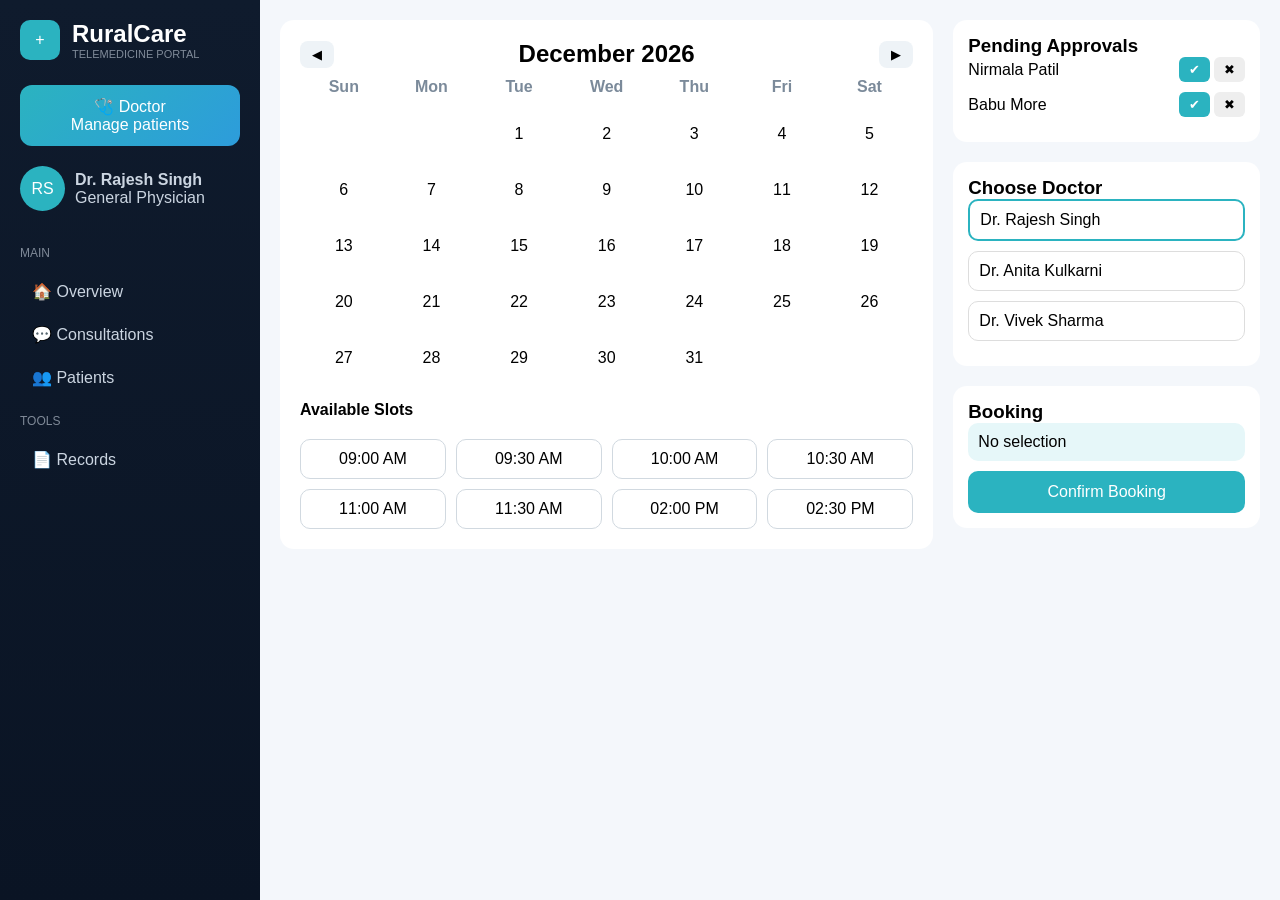
<file: doctor_appointment.html>
<!DOCTYPE html>
<html lang="en">
<head>
<meta charset="UTF-8">
<meta name="viewport" content="width=device-width, initial-scale=1.0">
<title>Doctor Appointments</title>
<link rel="stylesheet" href="doctor_overview.css">

<style>

/* ===== MAIN LAYOUT ===== */
.appointment-wrapper {
  display: flex;
  gap: 20px;
  padding: 20px;
}

/* ===== CALENDAR ===== */
.calendar {
  flex: 2;
  background: white;
  border-radius: 14px;
  padding: 20px;
}

.calendar-header {
  display: flex;
  justify-content: space-between;
  align-items: center;
}

.calendar-header button {
  background: #eef3f7;
  border: none;
  padding: 6px 12px;
  border-radius: 8px;
  cursor: pointer;
}

.days, .dates {
  display: grid;
  grid-template-columns: repeat(7,1fr);
  text-align: center;
  margin-top: 10px;
}

.days div {
  font-weight: 600;
  color: #7b8a9a;
}

.dates div {
  padding: 14px;
  margin: 5px;
  border-radius: 10px;
  cursor: pointer;
}

.dates div:hover {
  background: #eef6f8;
}

.selected-date {
  background: #2bb3c0 !important;
  color: white;
}

/* ===== SLOTS ===== */
.slots {
  display: grid;
  grid-template-columns: repeat(4,1fr);
  gap: 10px;
  margin-top: 20px;
}

.slot {
  padding: 10px;
  border-radius: 10px;
  border: 1px solid #d1d9e0;
  text-align: center;
  cursor: pointer;
}

.slot.active {
  background: #2bb3c0;
  color: white;
}

/* ===== RIGHT PANEL ===== */
.side-panel {
  flex: 1;
  display: flex;
  flex-direction: column;
  gap: 20px;
}

.card-box {
  background: white;
  border-radius: 14px;
  padding: 15px;
}

/* Pending */
.approval {
  display: flex;
  justify-content: space-between;
  align-items: center;
  margin-bottom: 10px;
}

.btn-small {
  padding: 5px 10px;
  border-radius: 6px;
  border: none;
  cursor: pointer;
}

.approve { background: #2bb3c0; color: white; }
.decline { background: #eee; }

/* Doctor */
.doctor {
  padding: 10px;
  border: 1px solid #ddd;
  border-radius: 10px;
  margin-bottom: 10px;
  cursor: pointer;
}

.doctor.active {
  border: 2px solid #2bb3c0;
}

/* Confirm */
.confirm-box {
  background: #e6f7f9;
  padding: 10px;
  border-radius: 10px;
}

.btn-main {
  margin-top: 10px;
  background: #2bb3c0;
  color: white;
  padding: 12px;
  border-radius: 10px;
  text-align: center;
  cursor: pointer;
}

</style>
</head>

<body>

<div class="layout">

<!-- ===== SIDEBAR (FULL) ===== -->
<aside class="sidebar">

  <div class="logo">
    <div class="logo-icon">+</div>
    <div>
      <h2>RuralCare</h2>
      <p>TELEMEDICINE PORTAL</p>
    </div>
  </div>

  <div class="view-as">
    <!-- <p class="section-title">VIEW AS</p> -->
    <div class="role-switch">
      <div class="role active">
        🩺 Doctor
         <p>Manage patients</p> 
      </div>
    </div>
  </div>

  <div class="profile">
    <div class="avatar">RS</div>
    <div>
      <h4>Dr. Rajesh Singh</h4>
      <p>General Physician</p>
    </div>
  </div>

  <nav>
    <p class="section-title">MAIN</p>
    <ul class="menu">
      <a href="doctor_overview.html" class="menu-item">🏠 Overview</a>
      <a href="doctor_consultation.html" class="menu-item">💬 Consultations</a>
      <!-- <a href="doctor_appointment.html" class="menu-item active">📅 Appointments</a> -->
      <a href="doctor_patients.html" class="menu-item">👥 Patients</a>
    </ul>

    <p class="section-title">TOOLS</p>
    <ul class="menu">
      <a href="medical_records.html" class="menu-item">📄 Records</a>
      
  </nav>

</aside>

<!-- ===== MAIN ===== -->
<main class="main">

<div class="appointment-wrapper">

<!-- CALENDAR -->
<div class="calendar">

  <div class="calendar-header">
    <button onclick="prevMonth()">◀</button>
    <h2 id="monthYear"></h2>
    <button onclick="nextMonth()">▶</button>
  </div>

  <div class="days">
    <div>Sun</div><div>Mon</div><div>Tue</div>
    <div>Wed</div><div>Thu</div><div>Fri</div><div>Sat</div>
  </div>

  <div class="dates" id="dates"></div>

  <h4 style="margin-top:15px;">Available Slots</h4>

  <div class="slots">
    <div class="slot">09:00 AM</div>
    <div class="slot">09:30 AM</div>
    <div class="slot">10:00 AM</div>
    <div class="slot">10:30 AM</div>
    <div class="slot">11:00 AM</div>
    <div class="slot">11:30 AM</div>
    <div class="slot">02:00 PM</div>
    <div class="slot">02:30 PM</div>
  </div>

</div>

<!-- RIGHT PANEL -->
<div class="side-panel">

  <!-- Pending -->
  <div class="card-box">
    <h3>Pending Approvals</h3>

    <div class="approval">
      <span>Nirmala Patil</span>
      <div>
        <button class="btn-small approve">✔</button>
        <button class="btn-small decline">✖</button>
      </div>
    </div>

    <div class="approval">
      <span>Babu More</span>
      <div>
        <button class="btn-small approve">✔</button>
        <button class="btn-small decline">✖</button>
      </div>
    </div>
  </div>

  <!-- Doctors -->
  <div class="card-box">
    <h3>Choose Doctor</h3>

    <div class="doctor active">Dr. Rajesh Singh</div>
    <div class="doctor">Dr. Anita Kulkarni</div>
    <div class="doctor">Dr. Vivek Sharma</div>
  </div>

  <!-- Confirm -->
  <div class="card-box">
    <h3>Booking</h3>
    <div class="confirm-box" id="bookingInfo">
      No selection
    </div>

    <div class="btn-main" onclick="confirmBooking()">
      Confirm Booking
    </div>
  </div>

</div>

</div>

</main>

</div>

<!-- ===== JS ===== -->
<script>

let currentDate = new Date();
let selectedDate = null;
let selectedSlot = null;
let selectedDoctor = "Dr. Rajesh Singh";

function renderCalendar() {
  const datesContainer = document.getElementById("dates");
  const monthYear = document.getElementById("monthYear");

  datesContainer.innerHTML = "";

  let year = currentDate.getFullYear();
  let month = currentDate.getMonth();

  let firstDay = new Date(year, month, 1).getDay();
  let lastDate = new Date(year, month + 1, 0).getDate();

  monthYear.innerText = currentDate.toLocaleString("default", {
    month: "long",
    year: "numeric"
  });

  for (let i = 0; i < firstDay; i++) {
    datesContainer.innerHTML += "<div></div>";
  }

  for (let i = 1; i <= lastDate; i++) {
    let div = document.createElement("div");
    div.innerText = i;

    div.onclick = () => {
      document.querySelectorAll(".dates div").forEach(d => d.classList.remove("selected-date"));
      div.classList.add("selected-date");

      selectedDate = `${i} ${monthYear.innerText}`;
      updateBooking();
    };

    datesContainer.appendChild(div);
  }
}

function prevMonth() {
  currentDate.setMonth(currentDate.getMonth() - 1);
  renderCalendar();
}

function nextMonth() {
  currentDate.setMonth(currentDate.getMonth() + 1);
  renderCalendar();
}

document.querySelectorAll(".slot").forEach(slot => {
  slot.onclick = () => {
    document.querySelectorAll(".slot").forEach(s => s.classList.remove("active"));
    slot.classList.add("active");
    selectedSlot = slot.innerText;
    updateBooking();
  };
});

document.querySelectorAll(".doctor").forEach(doc => {
  doc.onclick = () => {
    document.querySelectorAll(".doctor").forEach(d => d.classList.remove("active"));
    doc.classList.add("active");
    selectedDoctor = doc.innerText;
    updateBooking();
  };
});

function updateBooking() {
  let box = document.getElementById("bookingInfo");

  if (selectedDate && selectedSlot) {
    box.innerText = `${selectedDate} at ${selectedSlot} with ${selectedDoctor}`;
  }
}

function confirmBooking() {
  if (!selectedDate || !selectedSlot) {
    alert("Select date & slot first");
    return;
  }
  alert("Booking Confirmed ✅");
}

renderCalendar();

</script>

</body>
</html>
</file>
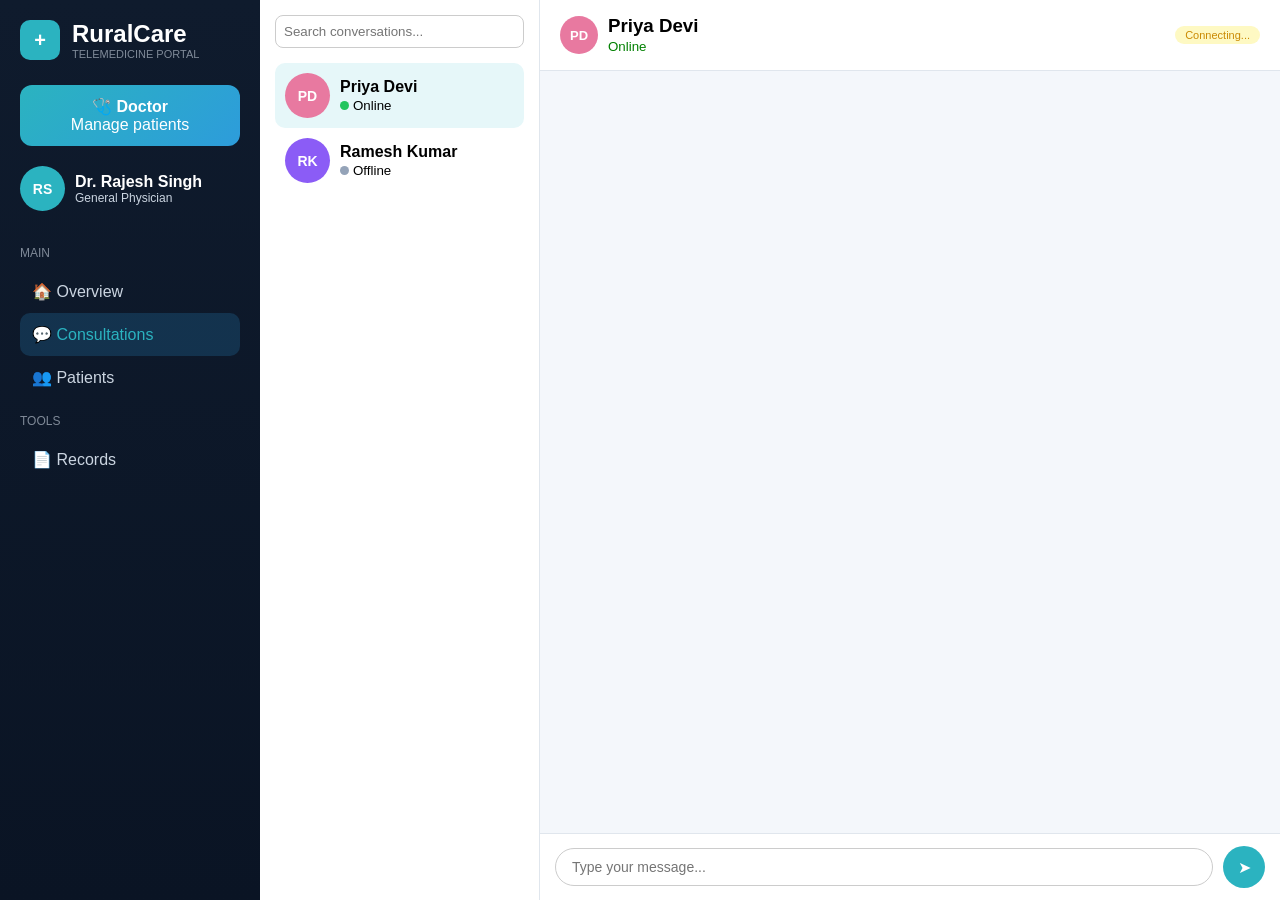
<file: doctor_consultation.html>
<!DOCTYPE html>
<html lang="en">
<head>
  <meta charset="UTF-8" />
  <meta name="viewport" content="width=device-width, initial-scale=1.0"/>
  <title>Consultations - Doctor</title>
 
  <style>
  * {
    margin: 0;
    padding: 0;
    box-sizing: border-box;
    font-family: "Segoe UI", sans-serif;
  }
 
  body {
    background: #f4f7fb;
    overflow: hidden;
  }
 
  .layout {
    display: flex;
    height: 100vh;
  }
 
  /* SIDEBAR */
  .sidebar {
    width: 260px;
    background: linear-gradient(180deg, #0f1b2d, #0a1424);
    color: #cbd5e1;
    padding: 20px;
    display: flex;
    flex-direction: column;
    position: sticky;
    top: 0;
    height: 100vh;
    overflow-y: auto;
  }
 
  .logo {
    display: flex;
    gap: 12px;
    align-items: center;
    margin-bottom: 25px;
  }
 
  .logo-icon {
    width: 40px;
    height: 40px;
    background: #2bb3c0;
    border-radius: 10px;
    display: flex;
    align-items: center;
    justify-content: center;
    color: white;
    font-size: 20px;
    font-weight: bold;
  }
 
  .logo h2 { color: white; }
  .logo p { font-size: 11px; opacity: 0.6; }
 
  .section-title {
    font-size: 12px;
    margin: 15px 0 10px;
    opacity: 0.6;
  }
 
  .role {
    padding: 12px;
    border-radius: 12px;
    background: linear-gradient(135deg, #2bb3c0, #2d9cdb);
    color: white;
    text-align: center;
  }
 
  .profile {
    display: flex;
    align-items: center;
    gap: 10px;
    margin: 20px 0;
  }
 
  .avatar {
    width: 45px;
    height: 45px;
    border-radius: 50%;
    background: #2bb3c0;
    display: flex;
    align-items: center;
    justify-content: center;
    color: white;
    font-weight: bold;
    font-size: 14px;
    flex-shrink: 0;
  }
 
  .menu { list-style: none; }
 
  .menu a {
    text-decoration: none;
    color: inherit;
    display: block;
  }
 
  .menu-item {
    padding: 12px;
    border-radius: 10px;
    cursor: pointer;
    transition: 0.2s;
    color: #cbd5e1;
  }
 
  .menu-item:hover {
    background: rgba(255,255,255,0.08);
    color: white;
  }
 
  .menu-item.active {
    background: rgba(45,156,219,0.2);
    color: #2bb3c0;
  }
 
  /* MAIN */
  .main {
    flex: 1;
    display: flex;
    flex-direction: column;
    overflow: hidden;
  }
 
  /* CHAT LAYOUT */
  .chat-container {
    display: flex;
    height: 100vh;
  }
 
  /* LEFT PANEL */
  .chat-list {
    width: 280px;
    background: white;
    border-right: 1px solid #e0e6ed;
    padding: 15px;
    overflow-y: auto;
  }
 
  .search {
    width: 100%;
    padding: 8px;
    border-radius: 8px;
    border: 1px solid #ccc;
    margin-bottom: 15px;
    outline: none;
  }
 
  .chat-user {
    display: flex;
    gap: 10px;
    padding: 10px;
    border-radius: 10px;
    cursor: pointer;
    align-items: center;
  }
 
  .chat-user:hover { background: #f1f5f9; }
  .chat-user.active { background: #e6f7f9; }
 
  /* RIGHT CHAT */
  .chat-box {
    flex: 1;
    display: flex;
    flex-direction: column;
  }
 
  .chat-header {
    background: white;
    padding: 15px 20px;
    border-bottom: 1px solid #e0e6ed;
    display: flex;
    align-items: center;
    gap: 10px;
  }
 
  .chat-header .avatar {
    width: 38px;
    height: 38px;
    font-size: 13px;
  }
 
  .messages {
    flex: 1;
    padding: 20px;
    overflow-y: auto;
    background: #f4f7fb;
    display: flex;
    flex-direction: column;
  }
 
  /* MESSAGE */
  .msg {
    max-width: 60%;
    padding: 10px 14px;
    margin-bottom: 10px;
    border-radius: 12px;
    font-size: 14px;
    position: relative;
    word-wrap: break-word;
  }
 
  .msg.patient {
    background: white;
    border-bottom-left-radius: 4px;
    box-shadow: 0 1px 4px rgba(0,0,0,0.07);
  }
 
  .msg.doctor {
    background: #2bb3c0;
    color: white;
    margin-left: auto;
    border-bottom-right-radius: 4px;
  }
 
  .msg .sender-name {
    font-size: 11px;
    font-weight: 600;
    margin-bottom: 3px;
    opacity: 0.75;
  }
 
  .time {
    display: block;
    font-size: 10px;
    opacity: 0.6;
    margin-top: 4px;
    text-align: right;
  }
 
  /* INPUT */
  .chat-input {
    display: flex;
    padding: 12px 15px;
    background: white;
    border-top: 1px solid #e0e6ed;
    gap: 10px;
    align-items: center;
  }
 
  .chat-input input {
    flex: 1;
    padding: 10px 16px;
    border-radius: 20px;
    border: 1px solid #ccc;
    outline: none;
    font-size: 14px;
  }
 
  .chat-input input:focus {
    border-color: #2bb3c0;
  }
 
  .chat-input button {
    background: #2bb3c0;
    border: none;
    color: white;
    width: 42px;
    height: 42px;
    border-radius: 50%;
    cursor: pointer;
    font-size: 16px;
    display: flex;
    align-items: center;
    justify-content: center;
    transition: 0.2s;
    flex-shrink: 0;
  }
 
  .chat-input button:hover {
    background: #239aa6;
  }
 
  /* Status indicator */
  .status-dot {
    width: 9px;
    height: 9px;
    border-radius: 50%;
    display: inline-block;
    margin-right: 4px;
  }
 
  .status-dot.online { background: #22c55e; }
  .status-dot.offline { background: #94a3b8; }
 
  /* Connection badge */
  .conn-badge {
    font-size: 11px;
    padding: 3px 10px;
    border-radius: 20px;
    margin-left: auto;
    font-weight: 500;
  }
 
  .conn-badge.connected { background: #dcfce7; color: #16a34a; }
  .conn-badge.connecting { background: #fef9c3; color: #ca8a04; }
  .conn-badge.disconnected { background: #fee2e2; color: #dc2626; }
 
  /* Typing indicator */
  .typing {
    font-size: 12px;
    color: #94a3b8;
    padding: 0 20px 8px;
    min-height: 22px;
    font-style: italic;
  }
 
  @media (max-width: 768px) {
    .sidebar {
      position: fixed;
      left: -260px;
      top: 0;
      transition: 0.3s;
      z-index: 1000;
    }
    .sidebar.active { left: 0; }
  }
  </style>
</head>
 
<body>
<div class="layout">
 
  <!-- SIDEBAR -->
  <aside class="sidebar">
    <div class="logo">
      <div class="logo-icon">+</div>
      <div>
        <h2>RuralCare</h2>
        <p>TELEMEDICINE PORTAL</p>
      </div>
    </div>
 
    <div class="role">
      <h4>🩺 Doctor</h4>
      <p>Manage patients</p>
    </div>
 
    <div class="profile">
      <div class="avatar">RS</div>
      <div>
        <h4 style="color:white;">Dr. Rajesh Singh</h4>
        <p style="font-size:12px;">General Physician</p>
      </div>
    </div>
 
    <nav>
      <p class="section-title">MAIN</p>
      <ul class="menu">
        <a href="doctor_overview.html" class="menu-item">🏠 Overview</a>
        <a href="doctor_consultation.html" class="menu-item active">💬 Consultations</a>
        <!-- <a href="doctor_appointment.html" class="menu-item">📅 Appointments</a> -->
        <a href="doctor_patients.html" class="menu-item">👥 Patients</a>
      </ul>
      <p class="section-title">TOOLS</p>
      <ul class="menu">
        <a href="medical_records.html" class="menu-item">📄 Records</a>
      </ul>
    </nav>
  </aside>
 
  <!-- MAIN CHAT -->
  <main class="main">
    <div class="chat-container">
 
      <!-- LEFT USERS -->
      <div class="chat-list">
        <input type="text" class="search" placeholder="Search conversations...">
 
        <div class="chat-user active" onclick="switchChat('priya-devi', 'Priya Devi', 'PD')">
          <div class="avatar" style="background:#e879a0;">PD</div>
          <div>
            <h4>Priya Devi</h4>
            <small><span class="status-dot online"></span>Online</small>
          </div>
        </div>
 
        <div class="chat-user" onclick="switchChat('ramesh-kumar', 'Ramesh Kumar', 'RK')">
          <div class="avatar" style="background:#8b5cf6;">RK</div>
          <div>
            <h4>Ramesh Kumar</h4>
            <small><span class="status-dot offline"></span>Offline</small>
          </div>
        </div>
 
      </div>
 
      <!-- RIGHT CHAT -->
      <div class="chat-box">
 
        <div class="chat-header">
          <div class="avatar" id="headerAvatar" style="background:#e879a0;">PD</div>
          <div>
            <h3 id="headerName">Priya Devi</h3>
            <small style="color:green;" id="headerStatus">Online</small>
          </div>
          <span class="conn-badge connecting" id="connBadge">Connecting...</span>
        </div>
 
        <div class="messages" id="messages"></div>
        <div class="typing" id="typingIndicator"></div>
 
        <div class="chat-input">
          <input type="text" id="inputMsg" placeholder="Type your message..." onkeydown="handleKey(event)" oninput="handleTyping()">
          <button onclick="sendMessage()">➤</button>
        </div>
 
      </div>
    </div>
  </main>
</div>
 
<!-- Ably SDK -->
<script src="https://cdn.ably.com/lib/ably.min-2.js"></script>
 
<script>
  const ABLY_KEY = "N3WFJQ.yQcF6A:9idLqAJBblPym82gNXRGKeIWLb12grfT7LBg5_pDbZQ";
  const ROLE = "doctor";
  const DOCTOR_NAME = "Dr. Rajesh Singh";
 
  let currentChannel = null;
  let currentRoom = "priya-devi";
  let ably = null;
  let typingTimer = null;
  let isTyping = false;
 
  // Init Ably
  function initAbly() {
    ably = new Ably.Realtime({ key: ABLY_KEY });
 
    ably.connection.on('connected', () => {
      document.getElementById('connBadge').textContent = '🟢 Connected';
      document.getElementById('connBadge').className = 'conn-badge connected';
    });
 
    ably.connection.on('connecting', () => {
      document.getElementById('connBadge').textContent = 'Connecting...';
      document.getElementById('connBadge').className = 'conn-badge connecting';
    });
 
    ably.connection.on('disconnected', () => {
      document.getElementById('connBadge').textContent = '🔴 Disconnected';
      document.getElementById('connBadge').className = 'conn-badge disconnected';
    });
 
    joinRoom(currentRoom);
  }
 
  // Join a chat room
  function joinRoom(room) {
    if (currentChannel) {
      currentChannel.unsubscribe();
    }
 
    currentRoom = room;
    currentChannel = ably.channels.get(`ruralcare-chat-${room}`);
 
    // Clear messages
    document.getElementById('messages').innerHTML = '';
 
    // Listen for messages
    currentChannel.subscribe('message', (msg) => {
      const data = msg.data;
      if (data.sender !== ROLE) {
        appendMessage(data.text, 'patient', data.name, data.time);
      }
    });
 
    // Listen for typing
    currentChannel.subscribe('typing', (msg) => {
      const data = msg.data;
      if (data.sender !== ROLE) {
        if (data.isTyping) {
          document.getElementById('typingIndicator').textContent = `${data.name} is typing...`;
        } else {
          document.getElementById('typingIndicator').textContent = '';
        }
      }
    });
  }
 
  // Switch patient
  function switchChat(room, name, initials) {
    // Update active user
    document.querySelectorAll('.chat-user').forEach(u => u.classList.remove('active'));
    event.currentTarget.classList.add('active');
 
    // Update header
    document.getElementById('headerName').textContent = name;
    document.getElementById('headerAvatar').textContent = initials;
    document.getElementById('typingIndicator').textContent = '';
 
    joinRoom(room);
  }
 
  // Send message
  function sendMessage() {
    const input = document.getElementById('inputMsg');
    const text = input.value.trim();
    if (!text) return;
 
    const time = new Date().toLocaleTimeString([], { hour: '2-digit', minute: '2-digit' });
 
    const msgData = {
      sender: ROLE,
      name: DOCTOR_NAME,
      text: text,
      time: time
    };
 
    currentChannel.publish('message', msgData);
    appendMessage(text, 'doctor', DOCTOR_NAME, time);
    input.value = '';
 
    // Stop typing
    sendTyping(false);
  }
 
  // Append message to UI
  function appendMessage(text, type, name, time) {
    const messagesDiv = document.getElementById('messages');
    const div = document.createElement('div');
    div.className = `msg ${type}`;
    div.innerHTML = `
      <div class="sender-name">${type === 'doctor' ? '🩺 ' + name : '👤 ' + name}</div>
      ${text}
      <span class="time">${time}</span>
    `;
    messagesDiv.appendChild(div);
    messagesDiv.scrollTop = messagesDiv.scrollHeight;
  }
 
  // Handle Enter key
  function handleKey(e) {
    if (e.key === 'Enter') sendMessage();
  }
 
  // Typing indicator
  function handleTyping() {
    if (!isTyping) {
      isTyping = true;
      sendTyping(true);
    }
    clearTimeout(typingTimer);
    typingTimer = setTimeout(() => {
      isTyping = false;
      sendTyping(false);
    }, 1500);
  }
 
  function sendTyping(typing) {
    if (currentChannel) {
      currentChannel.publish('typing', {
        sender: ROLE,
        name: DOCTOR_NAME,
        isTyping: typing
      });
    }
  }
 
  // Start
  initAbly();
</script>
 
</body>
</html>
</file>
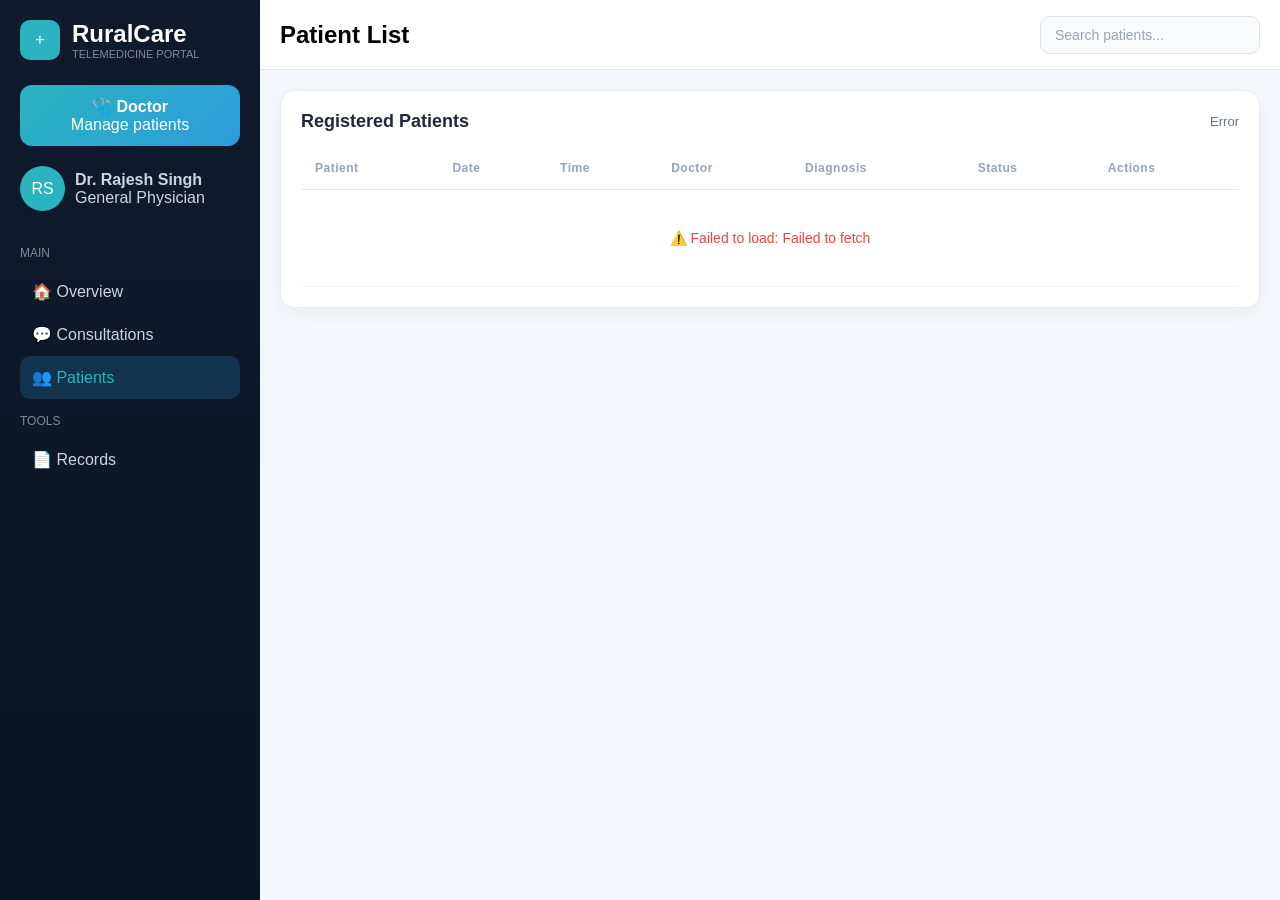
<file: doctor_patients.html>
<!DOCTYPE html>
<html lang="en">
<head>
  <meta charset="UTF-8" />
  <meta name="viewport" content="width=device-width, initial-scale=1.0"/>
  <title>Patients</title>
  <link rel="stylesheet" href="doctor_patients.css" />
</head>

<body>

<div class="layout">

  <!-- SIDEBAR -->
  <aside class="sidebar">

    <div class="logo">
      <div class="logo-icon">+</div>
      <div>
        <h2>RuralCare</h2>
        <p>TELEMEDICINE PORTAL</p>
      </div>
    </div>

    <div class="view-as">
      <div class="role-switch">
        <div class="role active">
          <h4>🩺 Doctor</h4>
          <p>Manage patients</p>
        </div>
      </div>
    </div>

    <div class="profile">
      <div class="avatar">RS</div>
      <div>
        <h4>Dr. Rajesh Singh</h4>
        <p>General Physician</p>
      </div>
    </div>

    <nav>
      <p class="section-title">MAIN</p>
      <ul class="menu">
        <a href="doctor_overview.html" class="menu-item">🏠 Overview</a>
        <a href="doctor_consultation.html" class="menu-item">💬 Consultations</a>
        <a href="doctor_patients.html" class="menu-item active">👥 Patients</a>
      </ul>

      <p class="section-title">TOOLS</p>
      <ul class="menu">
        <a href="medical_records.html" class="menu-item">📄 Records</a>
      </ul>
    </nav>

  </aside>

  <!-- MAIN -->
  <main class="main">

    <div class="header">
      <h2>Patient List</h2>
      <input type="text" placeholder="Search patients..." class="search" id="searchInput" oninput="filterTable()"/>
    </div>

    <div class="content">

      <!-- TABLE CARD -->
      <div class="patients-card">

        <div class="card-header">
          <h3>Registered Patients</h3>
          <span id="totalCount">Loading…</span>
        </div>

        <table>
          <thead>
            <tr>
              <th>Patient</th>
              <th>Date</th>
              <th>Time</th>
              <th>Doctor</th>
              <th>Diagnosis</th>
              <th>Status</th>
              <th>Actions</th>
            </tr>
          </thead>
          <tbody id="tableBody">
            <tr>
              <td colspan="7" style="text-align:center; padding:40px; color:#94a3b8;">
                Loading patients…
              </td>
            </tr>
          </tbody>
        </table>

      </div>

    </div>

  </main>

</div>

<script>
  // ── Supabase config ──────────────────────────────
  const SUPABASE_URL      = 'https://zbfuqzkjvdiserqevanu.supabase.co';
  const SUPABASE_ANON_KEY = 'eyJhbGciOiJIUzI1NiIsInR5cCI6IkpXVCJ9.eyJpc3MiOiJzdXBhYmFzZSIsInJlZiI6InpiZnVxemtqdmRpc2VycWV2YW51Iiwicm9sZSI6ImFub24iLCJpYXQiOjE3NzY5NjY5NzAsImV4cCI6MjA5MjU0Mjk3MH0.A-Av4EyOBDZ-42OMPX1pEQUYMtEvzwJNmKdCY9lJSIA';
  const SUPABASE_TABLE    = 'appointments';

  let allRecords = [];

  // Avatar color classes — matches existing CSS classes in doctor_patients.css
  const AV_COLORS = ['blue', 'purple', 'orange', 'green', 'red'];
  function avatarColor(i) { return AV_COLORS[i % AV_COLORS.length]; }

  function initials(name) {
    if (!name) return '??';
    return name.trim().split(' ').map(w => w[0]).join('').toUpperCase().slice(0, 2);
  }

  function buildRow(rec, index) {
    const name      = rec.patient_name      || '—';
    const location  = rec.patient_location  || '—';
    const date      = rec.date              || '—';
    const time      = rec.time              || '—';
    const doctor    = rec.doctor            || '—';
    const diagnosis = rec.symptom_diagnosis || rec.symptom_list || '—';
    const severity  = rec.symptom_severity  || '';
    const status    = rec.status            || 'Confirmed';

    // Map status to badge classes already defined in doctor_patients.css
    let badgeClass = 'low';
    if (status.toLowerCase() === 'cancelled') badgeClass = 'high';
    else if (status.toLowerCase() === 'pending') badgeClass = 'medium';

    const diagText = diagnosis + (severity ? ` · ${severity}` : '');

    return `
      <tr>
        <td class="patient-info">
          <div class="avatar ${avatarColor(index)}">${initials(name)}</div>
          <div>
            <strong>${name}</strong>
            <p>${location}</p>
          </div>
        </td>
        <td>${date}</td>
        <td>${time}</td>
        <td>${doctor}</td>
        <td>${diagText}</td>
        <td><span class="badge ${badgeClass}">${status}</span></td>
        <td><button class="btn">Consult</button></td>
      </tr>
    `;
  }

  async function fetchPatients() {
    try {
      const res = await fetch(
        `${SUPABASE_URL}/rest/v1/${SUPABASE_TABLE}?select=*&order=created_at.desc`,
        {
          headers: {
            'apikey': SUPABASE_ANON_KEY,
            'Authorization': `Bearer ${SUPABASE_ANON_KEY}`
          }
        }
      );

      if (!res.ok) {
        const err = await res.json().catch(() => ({}));
        throw new Error(err.message || `Error ${res.status}`);
      }

      allRecords = await res.json();
      renderTable(allRecords);

    } catch (err) {
      document.getElementById('tableBody').innerHTML = `
        <tr>
          <td colspan="7" style="text-align:center; padding:40px; color:#ef4444;">
            ⚠️ Failed to load: ${err.message}
          </td>
        </tr>`;
      document.getElementById('totalCount').textContent = 'Error';
    }
  }

  function renderTable(records) {
    document.getElementById('totalCount').textContent = `${records.length} total`;

    if (records.length === 0) {
      document.getElementById('tableBody').innerHTML = `
        <tr>
          <td colspan="7" style="text-align:center; padding:40px; color:#94a3b8;">
            No appointments found.
          </td>
        </tr>`;
      return;
    }

    document.getElementById('tableBody').innerHTML =
      records.map((r, i) => buildRow(r, i)).join('');
  }

  function filterTable() {
    const q = document.getElementById('searchInput').value.toLowerCase().trim();
    if (!q) { renderTable(allRecords); return; }
    const filtered = allRecords.filter(r =>
      (r.patient_name      || '').toLowerCase().includes(q) ||
      (r.doctor            || '').toLowerCase().includes(q) ||
      (r.patient_location  || '').toLowerCase().includes(q) ||
      (r.symptom_diagnosis || '').toLowerCase().includes(q) ||
      (r.date              || '').toLowerCase().includes(q)
    );
    renderTable(filtered);
  }

  fetchPatients();
</script>

</body>
</html>
</file>
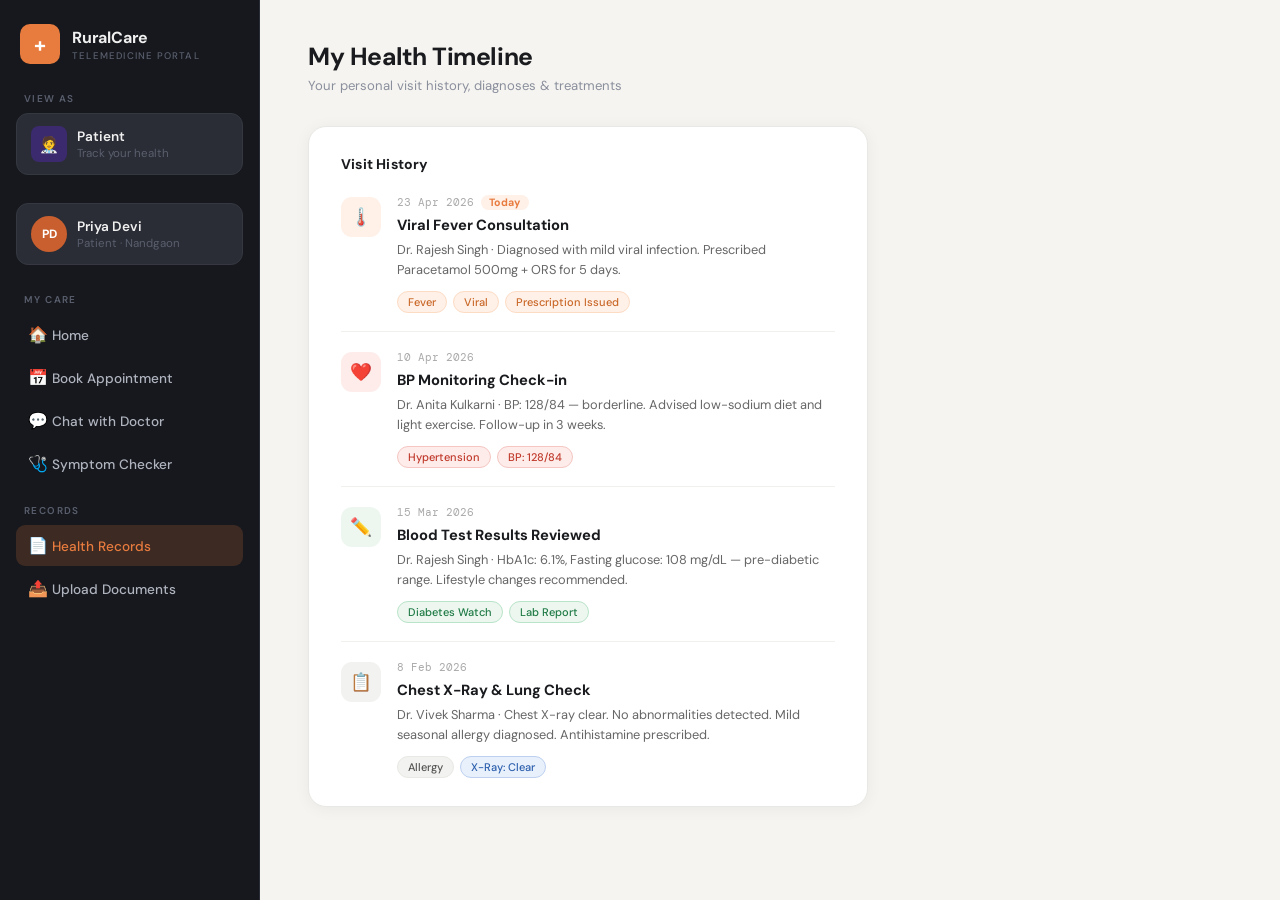
<file: health_records.html>
<!DOCTYPE html>
<html lang="en">
<head>
  <meta charset="UTF-8"/>
  <meta name="viewport" content="width=device-width, initial-scale=1.0"/>
  <title>RuralCare – My Health Timeline</title>
  <link href="https://fonts.googleapis.com/css2?family=DM+Sans:wght@400;500;600;700&family=DM+Mono:wght@400;500&display=swap" rel="stylesheet"/>
  <style>
    *, *::before, *::after { box-sizing: border-box; margin: 0; padding: 0; }

    :root {
      --sidebar-bg: #16181d;
      --sidebar-border: #2a2d35;
      --sidebar-text: #b0b4bf;
      --sidebar-text-muted: #5a5f6e;
      --sidebar-active-bg: #2a2d35;
      --sidebar-active-text: #f0f0f0;
      --accent-orange: #e87b3e;
      --accent-orange-light: #fff0e8;
      --main-bg: #f5f4f1;
      --card-bg: #ffffff;
      --text-primary: #1a1b1e;
      --text-muted: #8a8f9c;
      --border: #e8e8e4;
    }

    body {
      font-family: 'DM Sans', sans-serif;
      background: var(--main-bg);
      color: var(--text-primary);
      min-height: 100vh;
      display: flex;
    }

    /* ─── SIDEBAR ─── */
    .sidebar {
      width: 260px;
      min-height: 100vh;
      background: var(--sidebar-bg);
      border-right: 1px solid var(--sidebar-border);
      display: flex;
      flex-direction: column;
      padding: 24px 16px;
      gap: 28px;
      flex-shrink: 0;
      position: sticky;
      top: 0;
      height: 100vh;
      overflow-y: auto;
    }

    /* Logo */
    .logo {
      display: flex;
      align-items: center;
      gap: 12px;
      padding: 0 4px;
    }
    .logo-icon {
      width: 40px; height: 40px;
      background: var(--accent-orange);
      border-radius: 10px;
      display: flex; align-items: center; justify-content: center;
      font-size: 1.3rem;
      color: #fff;
      font-weight: 700;
      flex-shrink: 0;
    }
    .logo h2 {
      font-size: 1rem;
      font-weight: 700;
      color: #f0f0f0;
      letter-spacing: -0.2px;
    }
    .logo p {
      font-size: 0.60rem;
      color: var(--sidebar-text-muted);
      letter-spacing: 1.2px;
      font-weight: 500;
      margin-top: 1px;
    }

    /* Section titles */
    .section-label {
      font-size: 0.62rem;
      letter-spacing: 1.4px;
      font-weight: 600;
      color: var(--sidebar-text-muted);
      padding: 0 8px;
      margin-bottom: 8px;
    }

    /* VIEW AS */
    .view-as-block { display: flex; flex-direction: column; }

    .role-card {
      display: flex;
      align-items: center;
      gap: 10px;
      background: var(--sidebar-active-bg);
      border-radius: 12px;
      padding: 12px 14px;
      border: 1px solid #353840;
      cursor: pointer;
    }
    .role-icon {
      width: 36px; height: 36px;
      border-radius: 8px;
      background: #3b2a6e;
      display: flex; align-items: center; justify-content: center;
      font-size: 1rem;
      flex-shrink: 0;
    }
    .role-card h4 { font-size: 0.85rem; font-weight: 600; color: #f0f0f0; }
    .role-card p  { font-size: 0.72rem; color: var(--sidebar-text-muted); margin-top: 1px; }

    /* Profile */
    .profile-block {
      display: flex;
      align-items: center;
      gap: 10px;
      background: var(--sidebar-active-bg);
      border-radius: 12px;
      padding: 12px 14px;
      border: 1px solid #353840;
    }
    .avatar {
      width: 36px; height: 36px;
      border-radius: 50%;
      background: #c95f2e;
      display: flex; align-items: center; justify-content: center;
      font-size: 0.75rem;
      font-weight: 700;
      color: #fff;
      flex-shrink: 0;
    }
    .profile-block h4 { font-size: 0.85rem; font-weight: 600; color: #f0f0f0; }
    .profile-block p  { font-size: 0.72rem; color: var(--sidebar-text-muted); margin-top: 1px; }

    /* Nav */
    nav { display: flex; flex-direction: column; gap: 20px; }
    .nav-group { display: flex; flex-direction: column; }

    .menu {
      list-style: none;
      display: flex;
      flex-direction: column;
      gap: 2px;
    }
    .menu-item {
      display: flex;
      align-items: center;
      gap: 10px;
      padding: 10px 12px;
      border-radius: 9px;
      font-size: 0.85rem;
      color: var(--sidebar-text);
      cursor: pointer;
      transition: background 0.15s, color 0.15s;
      font-weight: 500;
    }
    .menu-item:hover {
      background: #22262e;
      color: #e0e0e0;
    }
    .menu-item.active {
      background: rgba(232, 123, 62, 0.18);
      color: var(--accent-orange);
    }
    .menu-item .menu-icon {
      width: 18px;
      text-align: center;
      font-size: 1rem;
      flex-shrink: 0;
    }

    /* ─── MAIN CONTENT ─── */
    .main {
      flex: 1;
      padding: 40px 48px;
      overflow-y: auto;
    }

    .page-header {
      margin-bottom: 32px;
    }
    .page-title {
      font-size: 1.55rem;
      font-weight: 700;
      color: var(--text-primary);
      letter-spacing: -0.4px;
    }
    .page-sub {
      font-size: 0.82rem;
      color: var(--text-muted);
      margin-top: 4px;
    }

    /* Timeline Card */
    .timeline-card {
      background: var(--card-bg);
      border-radius: 18px;
      border: 1px solid var(--border);
      padding: 28px 32px;
      max-width: 560px;
      box-shadow: 0 2px 16px rgba(0,0,0,0.05);
    }
    .card-title {
      font-size: 0.88rem;
      font-weight: 700;
      color: var(--text-primary);
      letter-spacing: 0.2px;
      margin-bottom: 22px;
    }

    /* Timeline */
    .timeline { display: flex; flex-direction: column; }

    .timeline-item {
      display: flex;
      gap: 16px;
      padding: 18px 0;
      border-bottom: 1px solid #f0f0ec;
    }
    .timeline-item:last-child { border-bottom: none; padding-bottom: 0; }
    .timeline-item:first-child { padding-top: 0; }

    .icon-wrap {
      width: 40px; height: 40px;
      border-radius: 11px;
      display: flex; align-items: center; justify-content: center;
      font-size: 1.1rem;
      flex-shrink: 0;
      margin-top: 2px;
    }
    .icon-wrap.orange { background: #fff0e8; }
    .icon-wrap.red    { background: #fdecea; }
    .icon-wrap.green  { background: #edf7f0; }
    .icon-wrap.gray   { background: #f2f2f0; }

    .item-content { flex: 1; }

    .item-date {
      font-size: 0.71rem;
      color: #aaa;
      margin-bottom: 5px;
      display: flex;
      align-items: center;
      gap: 7px;
      font-family: 'DM Mono', monospace;
    }
    .today-badge {
      background: #fff0e8;
      color: var(--accent-orange);
      font-size: 0.66rem;
      font-weight: 700;
      padding: 1px 8px;
      border-radius: 20px;
      font-family: 'DM Sans', sans-serif;
      letter-spacing: 0.3px;
    }

    .item-title {
      font-size: 0.92rem;
      font-weight: 700;
      margin-bottom: 5px;
      color: var(--text-primary);
    }
    .item-desc {
      font-size: 0.80rem;
      color: #666;
      line-height: 1.6;
      margin-bottom: 10px;
    }

    .tags { display: flex; flex-wrap: wrap; gap: 6px; }
    .tag {
      font-size: 0.69rem;
      font-weight: 500;
      padding: 3px 10px;
      border-radius: 20px;
      background: #f2f2f0;
      color: #555;
      border: 1px solid #e8e8e4;
    }
    .tag.orange { background: #fff0e8; color: #c96828; border-color: #fddcc4; }
    .tag.red    { background: #fdecea; color: #c0392b; border-color: #f5c6c2; }
    .tag.green  { background: #edf7f0; color: #1f7a45; border-color: #b8e4c8; }
    .tag.blue   { background: #e8f0fb; color: #2c5fad; border-color: #bdd0f0; }

    /* Scrollbar styling for sidebar */
    .sidebar::-webkit-scrollbar { width: 4px; }
    .sidebar::-webkit-scrollbar-track { background: transparent; }
    .sidebar::-webkit-scrollbar-thumb { background: #2e3240; border-radius: 4px; }
    .menu-item a {
  text-decoration: none;
  color: inherit;
  display: block;
}
  </style>
</head>
<body>

  <!-- ─── SIDEBAR ─── -->
  <aside class="sidebar">

    <!-- Logo -->
    <div class="logo">
      <div class="logo-icon">+</div>
      <div>
        <h2>RuralCare</h2>
        <p>TELEMEDICINE PORTAL</p>
      </div>
    </div>

    <!-- View As -->
    <div class="view-as-block">
      <p class="section-label">VIEW AS</p>
      <div class="role-card">
        <div class="role-icon">🧑‍⚕️</div>
        <div>
          <h4>Patient</h4>
          <p>Track your health</p>
        </div>
      </div>
    </div>

    <!-- Profile -->
    <div class="profile-block">
      <div class="avatar">PD</div>
      <div>
        <h4>Priya Devi</h4>
        <p>Patient · Nandgaon</p>
      </div>
    </div>

    <!-- Navigation -->
   <nav>
      <div class="nav-group">
        <p class="section-label">MY CARE</p>
        <ul class="menu">
          <li class="menu-item"><a href="patient_overview.html"><span class="menu-icon">🏠</span> Home</a></li>
          <li class="menu-item"><a href="book_appointment.html"><span class="menu-icon">📅</span> Book Appointment</a></li>
          <li class="menu-item"><a href="chat_with_doctor.html"><span class="menu-icon">💬</span> Chat with Doctor</a></li>
          <li class="menu-item"><a href="symptom_checker.html"><span class="menu-icon">🩺</span> Symptom Checker</a></li>
        </ul>
      </div>

      <div class="nav-group">
        <p class="section-label">RECORDS</p>
        <ul class="menu">
          <li class="menu-item active"><a href="health_records.html"><span class="menu-icon">📄</span> Health Records</a></li>
          <li class="menu-item"><a href="upload_documents.html"><span class="menu-icon">📤</span> Upload Documents</a></li>
        </ul>
      </div>
    </nav>
  </aside>

  <!-- ─── MAIN CONTENT ─── -->
  <main class="main">

    <div class="page-header">
      <h1 class="page-title">My Health Timeline</h1>
      <p class="page-sub">Your personal visit history, diagnoses &amp; treatments</p>
    </div>

    <div class="timeline-card">
      <p class="card-title">Visit History</p>

      <div class="timeline">

        <!-- Entry 1 -->
        <div class="timeline-item">
          <div class="icon-wrap orange">🌡️</div>
          <div class="item-content">
            <div class="item-date">
              23 Apr 2026
              <span class="today-badge">Today</span>
            </div>
            <div class="item-title">Viral Fever Consultation</div>
            <div class="item-desc">Dr. Rajesh Singh · Diagnosed with mild viral infection. Prescribed Paracetamol 500mg + ORS for 5 days.</div>
            <div class="tags">
              <span class="tag orange">Fever</span>
              <span class="tag orange">Viral</span>
              <span class="tag orange">Prescription Issued</span>
            </div>
          </div>
        </div>

        <!-- Entry 2 -->
        <div class="timeline-item">
          <div class="icon-wrap red">❤️</div>
          <div class="item-content">
            <div class="item-date">10 Apr 2026</div>
            <div class="item-title">BP Monitoring Check-in</div>
            <div class="item-desc">Dr. Anita Kulkarni · BP: 128/84 — borderline. Advised low-sodium diet and light exercise. Follow-up in 3 weeks.</div>
            <div class="tags">
              <span class="tag red">Hypertension</span>
              <span class="tag red">BP: 128/84</span>
            </div>
          </div>
        </div>

        <!-- Entry 3 -->
        <div class="timeline-item">
          <div class="icon-wrap green">✏️</div>
          <div class="item-content">
            <div class="item-date">15 Mar 2026</div>
            <div class="item-title">Blood Test Results Reviewed</div>
            <div class="item-desc">Dr. Rajesh Singh · HbA1c: 6.1%, Fasting glucose: 108 mg/dL — pre-diabetic range. Lifestyle changes recommended.</div>
            <div class="tags">
              <span class="tag green">Diabetes Watch</span>
              <span class="tag green">Lab Report</span>
            </div>
          </div>
        </div>

        <!-- Entry 4 -->
        <div class="timeline-item">
          <div class="icon-wrap gray">📋</div>
          <div class="item-content">
            <div class="item-date">8 Feb 2026</div>
            <div class="item-title">Chest X-Ray &amp; Lung Check</div>
            <div class="item-desc">Dr. Vivek Sharma · Chest X-ray clear. No abnormalities detected. Mild seasonal allergy diagnosed. Antihistamine prescribed.</div>
            <div class="tags">
              <span class="tag">Allergy</span>
              <span class="tag blue">X-Ray: Clear</span>
            </div>
          </div>
        </div>

      </div>
    </div>

  </main>

</body>
</html>
</file>
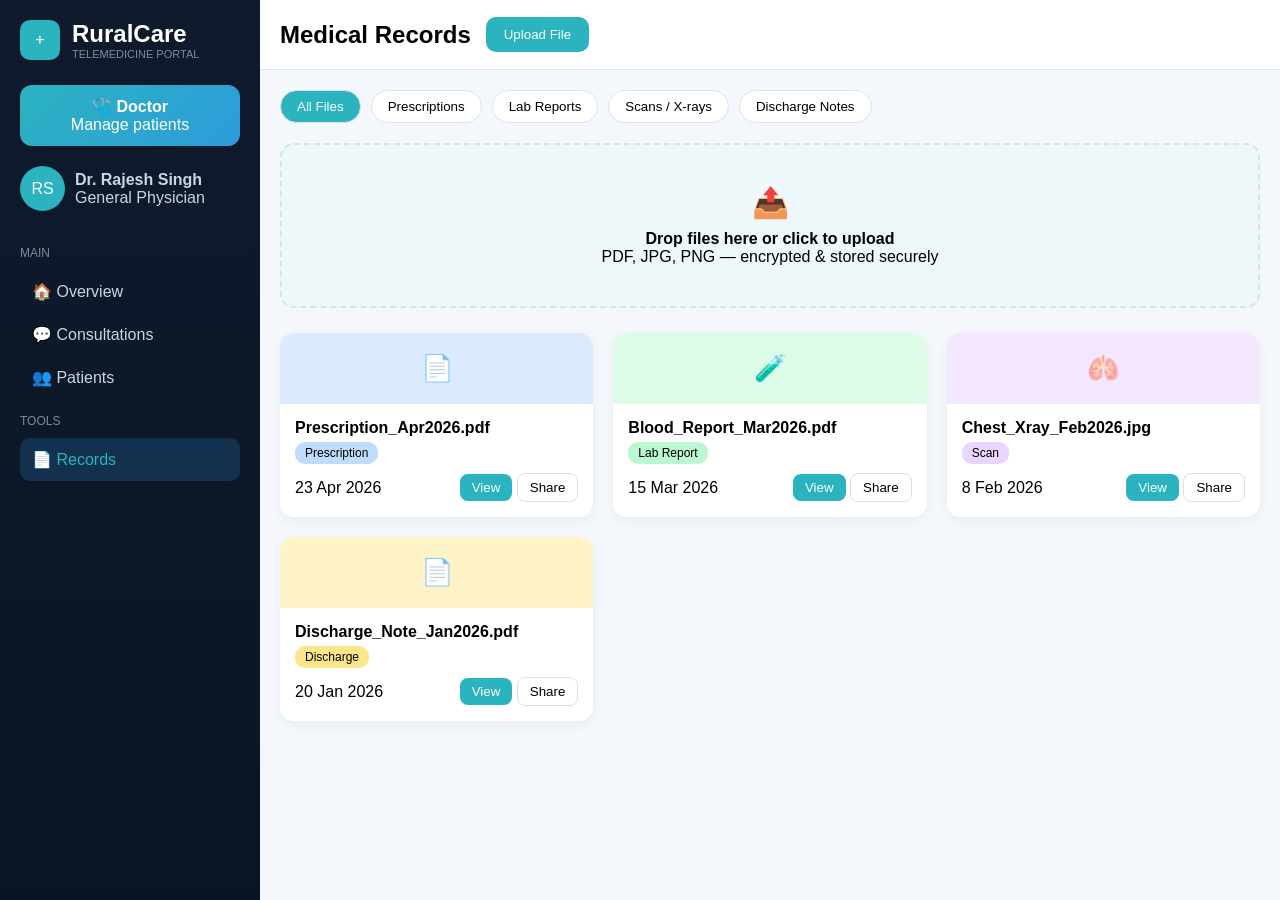
<file: medical_records.html>
<!DOCTYPE html>
<html lang="en">
<head>
  <meta charset="UTF-8" />
  <meta name="viewport" content="width=device-width, initial-scale=1.0"/>
  <title>Medical Records</title>
  <link rel="stylesheet" href="medical_records.css" />
</head>

<body>

<div class="layout">

  <!-- SIDEBAR -->
  <aside class="sidebar">

    <div class="logo">
      <div class="logo-icon">+</div>
      <div>
        <h2>RuralCare</h2>
        <p>TELEMEDICINE PORTAL</p>
      </div>
    </div>

    <div class="role active">
      <h4>🩺 Doctor</h4>
      <p>Manage patients</p>
    </div>

    <div class="profile">
      <div class="avatar">RS</div>
      <div>
        <h4>Dr. Rajesh Singh</h4>
        <p>General Physician</p>
      </div>
    </div>

    <nav>
      <p class="section-title">MAIN</p>
      <ul class="menu">
        <a href="doctor_overview.html" class="menu-item">🏠 Overview</a>
        <a href="doctor_consultation.html" class="menu-item">💬 Consultations</a>
        <!-- <a href="doctor_appointment.html" class="menu-item">📅 Appointments</a> -->
        <a href="doctor_patients.html" class="menu-item">👥 Patients</a>
      </ul>

      <p class="section-title">TOOLS</p>
      <ul class="menu">
        <a href="medical_records.html" class="menu-item active">📄 Records</a>
       
      </ul>
    </nav>

  </aside>

  <!-- MAIN -->
  <main class="main">

    <!-- HEADER -->
    <div class="header">
      <h2>Medical Records</h2>
      <button class="upload-btn">Upload File</button>
    </div>

    <div class="content">

      <!-- TABS -->
      <div class="record-tabs">
        <button class="tab active">All Files</button>
        <button class="tab">Prescriptions</button>
        <button class="tab">Lab Reports</button>
        <button class="tab">Scans / X-rays</button>
        <button class="tab">Discharge Notes</button>
      </div>

      <!-- UPLOAD BOX -->
      <div class="upload-box" onclick="document.getElementById('fileInput').click()">
  <div class="upload-icon">📤</div>
  <p><strong>Drop files here or click to upload</strong></p>
  <span>PDF, JPG, PNG — encrypted & stored securely</span>

  <!-- Hidden File Input -->
  <input type="file" id="fileInput" multiple hidden />
</div>
      <!-- FILE CARDS -->
      <div class="records-grid">

        <div class="record-card">
          <div class="record-top blue">📄</div>
          <div class="record-body">
            <h4>Prescription_Apr2026.pdf</h4>
            <span class="tag blue-tag">Prescription</span>
            <div class="record-footer">
              <span>23 Apr 2026</span>
              <div>
                <button class="btn primary">View</button>
                <button class="btn">Share</button>
              </div>
            </div>
          </div>
        </div>

        <div class="record-card">
          <div class="record-top green">🧪</div>
          <div class="record-body">
            <h4>Blood_Report_Mar2026.pdf</h4>
            <span class="tag green-tag">Lab Report</span>
            <div class="record-footer">
              <span>15 Mar 2026</span>
              <div>
                <button class="btn primary">View</button>
                <button class="btn">Share</button>
              </div>
            </div>
          </div>
        </div>

        <div class="record-card">
          <div class="record-top purple">🫁</div>
          <div class="record-body">
            <h4>Chest_Xray_Feb2026.jpg</h4>
            <span class="tag purple-tag">Scan</span>
            <div class="record-footer">
              <span>8 Feb 2026</span>
              <div>
                <button class="btn primary">View</button>
                <button class="btn">Share</button>
              </div>
            </div>
          </div>
        </div>

        <div class="record-card">
          <div class="record-top yellow">📄</div>
          <div class="record-body">
            <h4>Discharge_Note_Jan2026.pdf</h4>
            <span class="tag yellow-tag">Discharge</span>
            <div class="record-footer">
              <span>20 Jan 2026</span>
              <div>
                <button class="btn primary">View</button>
                <button class="btn">Share</button>
              </div>
            </div>
          </div>
        </div>

      </div>

    </div>

  </main>

</div>

</body>
</html>


<script>
const fileInput = document.getElementById("fileInput");
const grid = document.querySelector(".records-grid");

fileInput.addEventListener("change", function () {
  const files = fileInput.files;

  for (let file of files) {
    const fileName = file.name;
    const date = new Date().toLocaleDateString();

    // Create new card dynamically
    const card = document.createElement("div");
    card.className = "record-card";

    card.innerHTML = `
      <div class="record-top blue">📄</div>
      <div class="record-body">
        <h4>${fileName}</h4>
        <span class="tag blue-tag">Uploaded</span>
        <div class="record-footer">
          <span>${date}</span>
          <div>
            <button class="btn primary">View</button>
            <button class="btn">Share</button>
          </div>
        </div>
      </div>
    `;

    grid.prepend(card);
  }
});
</script>

<script>
const uploadBox = document.querySelector(".upload-box");

uploadBox.addEventListener("dragover", (e) => {
  e.preventDefault();
  uploadBox.style.borderColor = "#2bb3c0";
});

uploadBox.addEventListener("dragleave", () => {
  uploadBox.style.borderColor = "#cde7ec";
});

uploadBox.addEventListener("drop", (e) => {
  e.preventDefault();
  fileInput.files = e.dataTransfer.files;
  fileInput.dispatchEvent(new Event("change"));
});
</script>
</file>
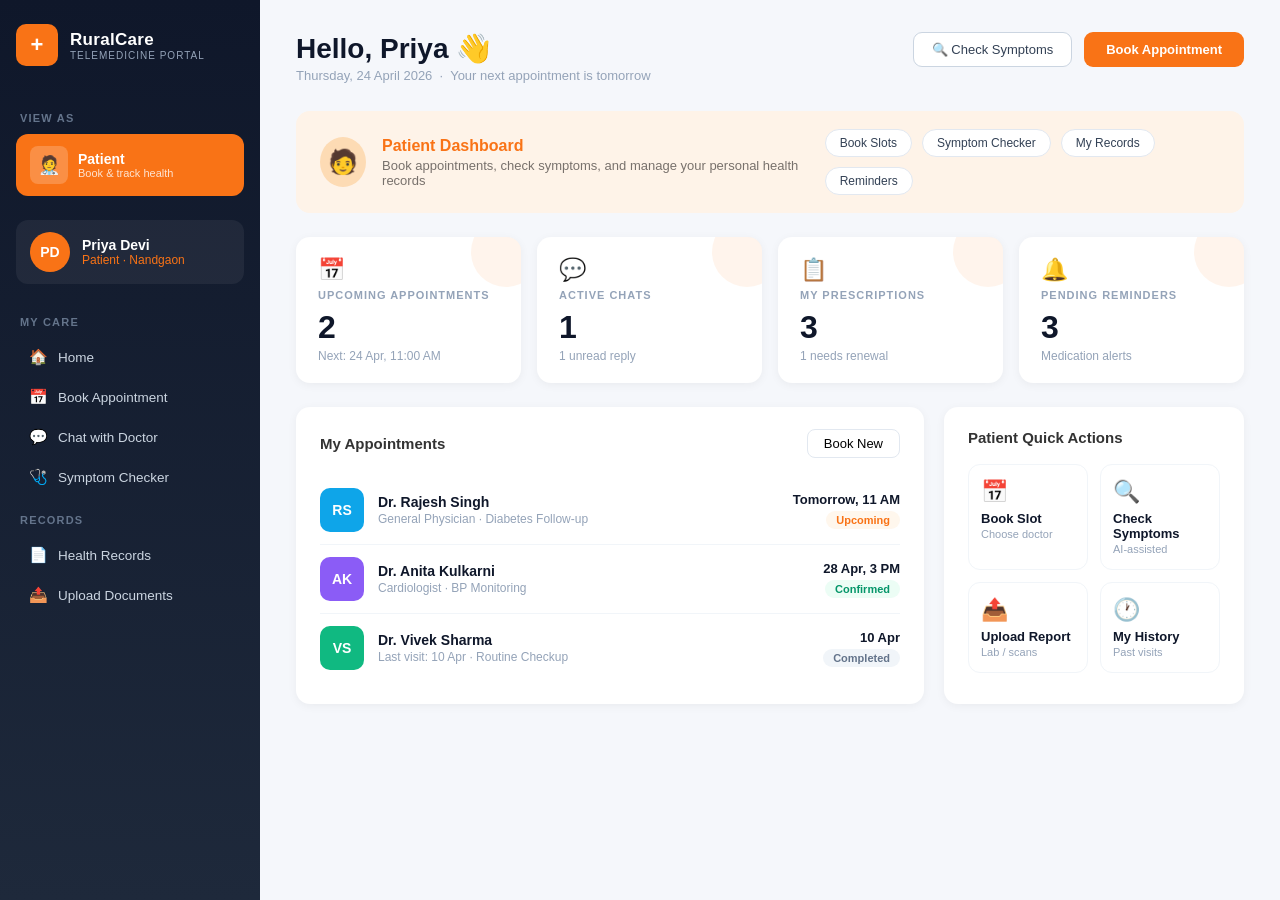
<file: patient_overview.html>
<!DOCTYPE html>
<html lang="en">
<head>
  <meta charset="UTF-8" />
  <meta name="viewport" content="width=device-width, initial-scale=1.0"/>
  <title>RuralCare – Patient Dashboard</title>
  <style>
    /* RESET */
    * { margin: 0; padding: 0; box-sizing: border-box; font-family: "Segoe UI", sans-serif; }
    body { background: #f5f7fb; color: #333; }

    /* LAYOUT */
    .layout { display: flex; min-height: 100vh; }

    /* ── SIDEBAR ── */
    .sidebar {
      width: 260px; min-width: 260px;
      background: linear-gradient(180deg, #0f172a 0%, #1e293b 100%);
      color: #fff;
      padding: 24px 16px;
      display: flex; flex-direction: column; gap: 0;
    }

    /* Logo */
    .logo { display: flex; align-items: center; gap: 12px; margin-bottom: 28px; }
    .logo-icon {
      background: #f97316; width: 42px; height: 42px;
      display: flex; align-items: center; justify-content: center;
      border-radius: 10px; font-size: 22px; font-weight: bold; color: #fff;
    }
    .logo-text h2 { font-size: 17px; font-weight: 700; letter-spacing: 0.3px; }
    .logo-text p { font-size: 10px; color: #94a3b8; letter-spacing: 1px; }

    /* View As */
    .section-label { font-size: 11px; color: #64748b; letter-spacing: 1.2px; font-weight: 600; margin: 18px 0 10px 4px; }

    .role-box {
      background: #f97316;
      border-radius: 12px; padding: 12px 14px;
      display: flex; align-items: center; gap: 10px;
      margin-bottom: 8px;
    }
    .role-icon {
      width: 38px; height: 38px; background: rgba(255,255,255,0.2);
      border-radius: 8px; display: flex; align-items: center; justify-content: center; font-size: 18px;
    }
    .role-box h4 { font-size: 14px; font-weight: 700; }
    .role-box p  { font-size: 11px; color: rgba(255,255,255,0.8); }

    /* Profile */
    .profile {
      display: flex; align-items: center; gap: 12px;
      background: rgba(255,255,255,0.06);
      border-radius: 12px; padding: 12px 14px; margin: 16px 0 8px;
    }
    .avatar {
      width: 40px; height: 40px; background: #f97316;
      border-radius: 50%; display: flex; align-items: center; justify-content: center;
      font-weight: 700; font-size: 14px; color: #fff; flex-shrink: 0;
    }
    .profile h4 { font-size: 14px; font-weight: 600; }
    .profile p  { font-size: 12px; color: #f97316; }

    /* Nav */
    nav { margin-top: 6px; flex: 1; }
    .menu { list-style: none; margin-bottom: 4px; }
    .menu li a {
      display: flex; align-items: center; gap: 10px;
      padding: 10px 12px; border-radius: 9px;
      color: #cbd5e1; font-size: 13.5px; font-weight: 500;
      text-decoration: none; transition: background 0.18s, color 0.18s;
      margin-bottom: 2px;
    }
    .menu li a:hover { background: #334155; color: #fff; }
    /* .menu li.active a { background: #f97316 !important; color: #fff !important; } */
    .menu li a .nav-icon { font-size: 15px; width: 20px; text-align: center; }

    /* Sidebar settings at bottom */
    .sidebar-footer { margin-top: auto; padding-top: 12px; }
    .sidebar-footer a {
      display: flex; align-items: center; gap: 10px;
      padding: 10px 12px; border-radius: 9px;
      color: #64748b; font-size: 13.5px; text-decoration: none;
      transition: background 0.18s;
    }
    .sidebar-footer a:hover { background: #334155; color: #fff; }

    /* ── MAIN ── */
    .main { flex: 1; padding: 32px 36px; overflow-y: auto; }

    /* Top bar */
    .topbar { display: flex; justify-content: space-between; align-items: flex-start; margin-bottom: 28px; }
    .topbar-left h1 { font-size: 28px; font-weight: 700; color: #0f172a; }
    .topbar-left p  { font-size: 13px; color: #94a3b8; margin-top: 3px; }
    .topbar-right { display: flex; gap: 12px; align-items: center; }
    .btn-outline {
      border: 1.5px solid #cbd5e1; background: #fff;
      padding: 9px 18px; border-radius: 9px; font-size: 13px;
      cursor: pointer; display: flex; align-items: center; gap: 7px;
      color: #334155; font-weight: 500;
    }
    .btn-primary {
      background: #f97316; color: #fff; border: none;
      padding: 10px 22px; border-radius: 9px; font-size: 13px;
      cursor: pointer; font-weight: 600;
    }

    /* Dashboard banner */
    .banner {
      background: #fef3e8; border-radius: 14px;
      padding: 18px 24px; display: flex; align-items: center; justify-content: space-between;
      margin-bottom: 24px; gap: 16px;
    }
    .banner-left { display: flex; align-items: center; gap: 16px; }
    .banner-avatar {
      width: 50px; height: 50px; background: #fddbb4; border-radius: 50%;
      display: flex; align-items: center; justify-content: center; font-size: 24px;
    }
    .banner h3 { color: #f97316; font-size: 16px; font-weight: 700; }
    .banner p  { font-size: 13px; color: #78716c; margin-top: 3px; }
    .banner-actions { display: flex; gap: 10px; flex-wrap: wrap; }
    .tag-btn {
      border: 1.5px solid #e2e8f0; background: #fff;
      padding: 6px 14px; border-radius: 20px; font-size: 12px;
      cursor: pointer; color: #334155; white-space: nowrap;
    }

    /* Stats cards */
    .stats { display: grid; grid-template-columns: repeat(4, 1fr); gap: 16px; margin-bottom: 24px; }
    .stat-card {
      background: #fff; border-radius: 14px;
      padding: 20px 22px; box-shadow: 0 2px 10px rgba(0,0,0,0.05);
      position: relative; overflow: hidden;
    }
    .stat-card::after {
      content: ''; position: absolute; top: -20px; right: -20px;
      width: 70px; height: 70px; border-radius: 50%;
      background: rgba(249,115,22,0.08);
    }
    .stat-label { font-size: 11px; color: #94a3b8; letter-spacing: 1px; font-weight: 600; margin-bottom: 10px; }
    .stat-icon { font-size: 22px; margin-bottom: 6px; display: block; }
    .stat-number { font-size: 32px; font-weight: 800; color: #0f172a; line-height: 1; }
    .stat-sub { font-size: 12px; color: #94a3b8; margin-top: 6px; }

    /* Bottom row */
    .bottom-row { display: grid; grid-template-columns: 1fr 300px; gap: 20px; }

    /* Appointments panel */
    .panel { background: #fff; border-radius: 14px; padding: 22px 24px; box-shadow: 0 2px 10px rgba(0,0,0,0.05); }
    .panel-header { display: flex; justify-content: space-between; align-items: center; margin-bottom: 18px; }
    .panel-header h3 { font-size: 15px; font-weight: 700; }
    .btn-sm { border: 1.5px solid #e2e8f0; background: #fff; padding: 6px 16px; border-radius: 8px; font-size: 13px; cursor: pointer; }

    .appt-item { display: flex; align-items: center; gap: 14px; padding: 12px 0; border-bottom: 1px solid #f1f5f9; }
    .appt-item:last-child { border-bottom: none; }
    .appt-avatar {
      width: 44px; height: 44px; border-radius: 10px;
      display: flex; align-items: center; justify-content: center;
      font-weight: 700; font-size: 14px; color: #fff; flex-shrink: 0;
    }
    .av-blue  { background: #0ea5e9; }
    .av-purple{ background: #8b5cf6; }
    .av-green { background: #10b981; }
    .appt-info { flex: 1; }
    .appt-info h4 { font-size: 14px; font-weight: 600; color: #0f172a; }
    .appt-info p  { font-size: 12px; color: #94a3b8; margin-top: 2px; }
    .appt-right { text-align: right; }
    .appt-right .time { font-size: 13px; font-weight: 600; color: #0f172a; }
    .badge {
      display: inline-block; padding: 3px 10px; border-radius: 20px;
      font-size: 11px; font-weight: 600; margin-top: 4px;
    }
    .badge-orange { background: #fff7ed; color: #f97316; }
    .badge-green  { background: #ecfdf5; color: #059669; }
    .badge-gray   { background: #f1f5f9; color: #64748b; }

    /* Quick Actions */
    .quick-grid { display: grid; grid-template-columns: 1fr 1fr; gap: 12px; margin-top: 6px; }
    .qa-card {
      border: 1.5px solid #f1f5f9; border-radius: 12px;
      padding: 14px 12px; cursor: pointer; transition: border-color 0.2s, box-shadow 0.2s;
      text-decoration: none;
    }
    .qa-card:hover { border-color: #f97316; box-shadow: 0 2px 12px rgba(249,115,22,0.12); }
    .qa-icon { font-size: 22px; margin-bottom: 6px; display: block; }
    .qa-card h4 { font-size: 13px; font-weight: 600; color: #0f172a; }
    .qa-card p  { font-size: 11px; color: #94a3b8; margin-top: 2px; }

    /* Responsive */
    @media (max-width: 1100px) {
      .stats { grid-template-columns: repeat(2, 1fr); }
      .bottom-row { grid-template-columns: 1fr; }
    }
    @media (max-width: 768px) {
      .main { padding: 20px 16px; }
      .sidebar { width: 220px; min-width: 220px; }
      .stats { grid-template-columns: repeat(2, 1fr); }
    }
  </style>
</head>
<body>

<div class="layout">

  <!-- ── SIDEBAR ── -->
  <aside class="sidebar">

    <div class="logo">
      <div class="logo-icon">+</div>
      <div class="logo-text">
        <h2>RuralCare</h2>
        <p>TELEMEDICINE PORTAL</p>
      </div>
    </div>

    <p class="section-label">VIEW AS</p>
    <div class="role-box">
      <div class="role-icon">🧑‍⚕️</div>
      <div>
        <h4>Patient</h4>
        <p>Book &amp; track health</p>
      </div>
    </div>

    <div class="profile">
      <div class="avatar">PD</div>
      <div>
        <h4>Priya Devi</h4>
        <p>Patient · Nandgaon</p>
      </div>
    </div>

    <nav>
      <p class="section-label">MY CARE</p>
      <ul class="menu">
        <li class="active"><a href="patient_overview.html"><span class="nav-icon">🏠</span> Home</a></li>
        <li><a href="book_appointment.html"><span class="nav-icon">📅</span> Book Appointment</a></li>
        <li><a href="chat_with_doctor.html"><span class="nav-icon">💬</span> Chat with Doctor</a></li>
        <li><a href="symptom_checker.html"><span class="nav-icon">🩺</span> Symptom Checker</a></li>
      </ul>

      <p class="section-label">RECORDS</p>
      <ul class="menu">
        <li><a href="health_records.html"><span class="nav-icon">📄</span> Health Records</a></li>
        <li><a href="upload_documents.html"><span class="nav-icon">📤</span> Upload Documents</a></li>
        
      </ul>
    </nav>


  </aside>

  <!-- ── MAIN ── -->
  <main class="main">

    <!-- Top Bar -->
    <div class="topbar">
      <div class="topbar-left">
        <h1>Hello, Priya 👋</h1>
        <p>Thursday, 24 April 2026 &nbsp;·&nbsp; Your next appointment is tomorrow</p>
      </div>
      <div class="topbar-right">
        <button class="btn-outline">🔍 Check Symptoms</button>
        <button class="btn-primary">Book Appointment</button>
      </div>
    </div>

    <!-- Banner -->
    <div class="banner">
      <div class="banner-left">
        <div class="banner-avatar">🧑</div>
        <div>
          <h3>Patient Dashboard</h3>
          <p>Book appointments, check symptoms, and manage your personal health records</p>
        </div>
      </div>
      <div class="banner-actions">
        <button class="tag-btn">Book Slots</button>
        <button class="tag-btn">Symptom Checker</button>
        <button class="tag-btn">My Records</button>
        <button class="tag-btn">Reminders</button>
      </div>
    </div>

    <!-- Stats -->
    <div class="stats">
      <div class="stat-card">
        <span class="stat-icon">📅</span>
        <div class="stat-label">UPCOMING APPOINTMENTS</div>
        <div class="stat-number">2</div>
        <div class="stat-sub">Next: 24 Apr, 11:00 AM</div>
      </div>
      <div class="stat-card">
        <span class="stat-icon">💬</span>
        <div class="stat-label">ACTIVE CHATS</div>
        <div class="stat-number">1</div>
        <div class="stat-sub">1 unread reply</div>
      </div>
      <div class="stat-card">
        <span class="stat-icon">📋</span>
        <div class="stat-label">MY PRESCRIPTIONS</div>
        <div class="stat-number">3</div>
        <div class="stat-sub">1 needs renewal</div>
      </div>
      <div class="stat-card">
        <span class="stat-icon">🔔</span>
        <div class="stat-label">PENDING REMINDERS</div>
        <div class="stat-number">3</div>
        <div class="stat-sub">Medication alerts</div>
      </div>
    </div>

    <!-- Bottom Row -->
    <div class="bottom-row">

      <!-- Appointments -->
      <div class="panel">
        <div class="panel-header">
          <h3>My Appointments</h3>
          <button class="btn-sm">Book New</button>
        </div>

        <div class="appt-item">
          <div class="appt-avatar av-blue">RS</div>
          <div class="appt-info">
            <h4>Dr. Rajesh Singh</h4>
            <p>General Physician · Diabetes Follow-up</p>
          </div>
          <div class="appt-right">
            <div class="time">Tomorrow, 11 AM</div>
            <span class="badge badge-orange">Upcoming</span>
          </div>
        </div>

        <div class="appt-item">
          <div class="appt-avatar av-purple">AK</div>
          <div class="appt-info">
            <h4>Dr. Anita Kulkarni</h4>
            <p>Cardiologist · BP Monitoring</p>
          </div>
          <div class="appt-right">
            <div class="time">28 Apr, 3 PM</div>
            <span class="badge badge-green">Confirmed</span>
          </div>
        </div>

        <div class="appt-item">
          <div class="appt-avatar av-green">VS</div>
          <div class="appt-info">
            <h4>Dr. Vivek Sharma</h4>
            <p>Last visit: 10 Apr · Routine Checkup</p>
          </div>
          <div class="appt-right">
            <div class="time">10 Apr</div>
            <span class="badge badge-gray">Completed</span>
          </div>
        </div>
      </div>

      <!-- Quick Actions -->
      <div class="panel">
        <div class="panel-header">
          <h3>Patient Quick Actions</h3>
        </div>
        <div class="quick-grid">
          <a class="qa-card" href="book_appointment.html">
            <span class="qa-icon">📅</span>
            <h4>Book Slot</h4>
            <p>Choose doctor</p>
          </a>
          <a class="qa-card" href="symptom_checker.html">
            <span class="qa-icon">🔍</span>
            <h4>Check Symptoms</h4>
            <p>AI-assisted</p>
          </a>
          <a class="qa-card" href="upload_documents.html">
            <span class="qa-icon">📤</span>
            <h4>Upload Report</h4>
            <p>Lab / scans</p>
          </a>
          <a class="qa-card" href="health_records.html">
            <span class="qa-icon">🕐</span>
            <h4>My History</h4>
            <p>Past visits</p>
          </a>
        </div>
      </div>

    </div>
  </main>
</div>

</body>
</html>
</file>
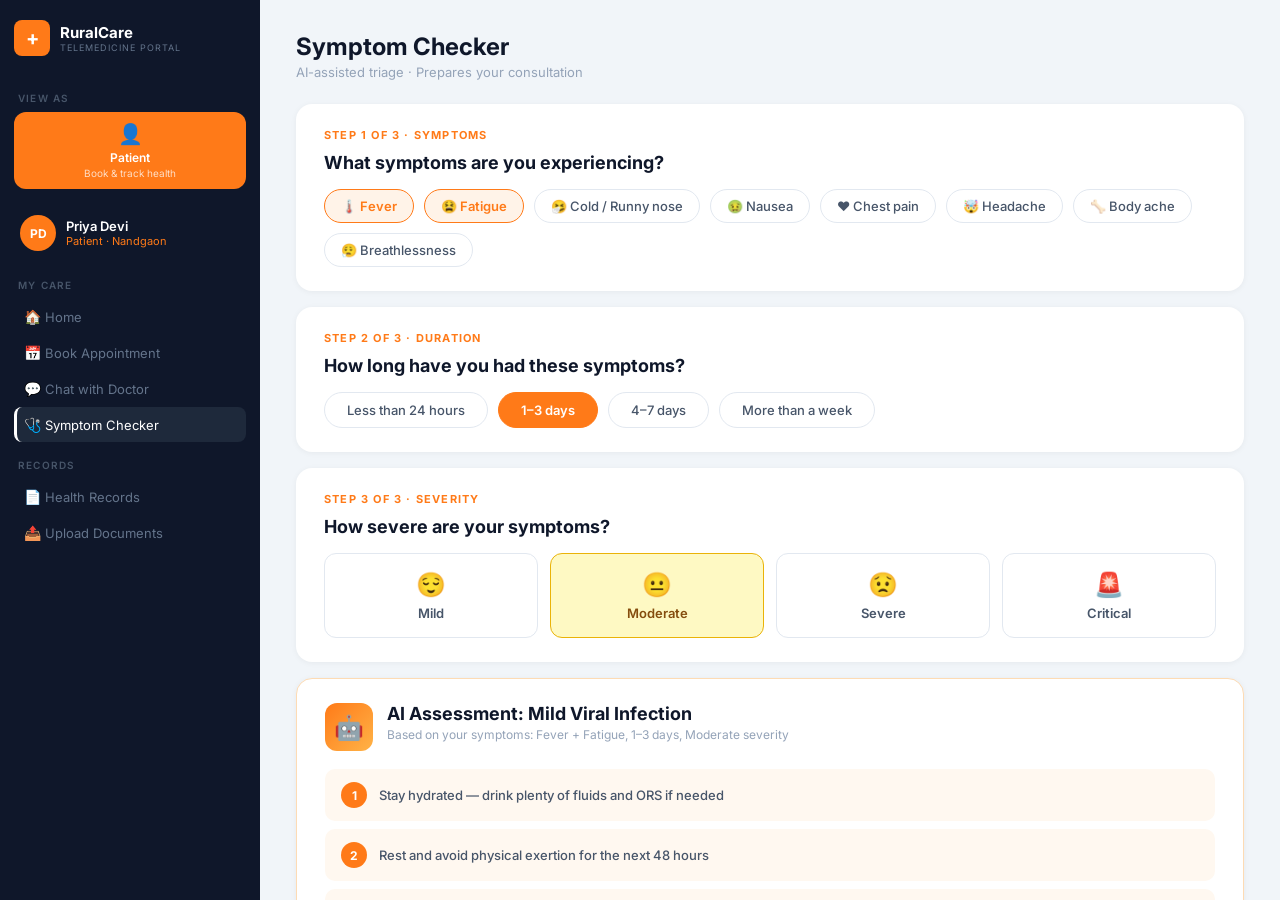
<file: symptom_checker.html>
<!DOCTYPE html>
<html lang="en">
<head>
<meta charset="UTF-8">
<meta name="viewport" content="width=device-width, initial-scale=1.0">
<title>Symptom Checker – RuralCare</title>
<link href="https://fonts.googleapis.com/css2?family=Inter:wght@400;500;600;700&display=swap" rel="stylesheet">
<style>
* { margin: 0; padding: 0; box-sizing: border-box; font-family: 'Inter', sans-serif; }
body { background: #f1f5f9; overflow: hidden; height: 100vh; }
.layout { display: flex; height: 100vh; }
.sidebar {
  width: 260px; background: #0f172a; color: #94a3b8;
  padding: 20px 14px; height: 100vh; overflow-y: auto;
  flex-shrink: 0; display: flex; flex-direction: column;
}
.logo { display: flex; align-items: center; gap: 10px; margin-bottom: 20px; }
.logo-plus { width: 36px; height: 36px; background: #ff7a18; border-radius: 8px; display: flex; align-items: center; justify-content: center; font-size: 20px; font-weight: 700; color: white; }
.logo h2 { font-size: 15px; font-weight: 700; color: white; }
.logo p  { font-size: 9px; color: #64748b; letter-spacing: 1px; }
.sec-label { font-size: 10px; font-weight: 600; letter-spacing: 1.2px; color: #475569; margin: 16px 0 8px 4px; }
.roles { display: flex; gap: 8px; margin-bottom: 2px; }
.role-card { flex: 1; background: #1e293b; border-radius: 12px; padding: 10px 8px; text-align: center; cursor: pointer; color: #94a3b8; }
.role-card.active { background: #ff7a18; color: white; }
.role-card .ri { font-size: 20px; display: block; margin-bottom: 4px; }
.role-card .rl { font-size: 12px; font-weight: 600; display: block; }
.role-card .rs { font-size: 10px; opacity: 0.75; display: block; margin-top: 2px; }
.profile { display: flex; align-items: center; gap: 10px; margin: 16px 0 4px; padding: 8px 6px; }
.profile-av { width: 36px; height: 36px; border-radius: 50%; background: #ff7a18; display: flex; align-items: center; justify-content: center; font-weight: 700; font-size: 12px; color: white; flex-shrink: 0; }
.profile h4 { font-size: 13px; font-weight: 600; color: white; }
.profile p  { font-size: 11px; color: #ff7a18; }
.menu { list-style: none; }
.menu li { display: flex; align-items: center; gap: 10px; padding: 9px 10px; border-radius: 8px; cursor: pointer; font-size: 13px; color: #64748b; margin-bottom: 1px; transition: all 0.15s; }
.menu li:hover { background: #1e293b; color: #cbd5e1; }
.menu li.active { background: #1e293b; color: white; border-left: 3px solid white; padding-left: 7px; }
.menu li .mi { font-size: 14px; width: 18px; }
.menu li a { color: inherit; text-decoration: none; display: block; }
.main { flex: 1; padding: 32px 36px; overflow-y: auto; background: #f1f5f9; }
.main h2 { font-size: 24px; font-weight: 700; color: #0f172a; margin-bottom: 3px; }
.subtitle { color: #94a3b8; font-size: 13px; margin-bottom: 24px; }
.step-card { background: white; border-radius: 16px; padding: 24px 28px; box-shadow: 0 1px 6px rgba(0,0,0,0.05); margin-bottom: 16px; }
.step-label { font-size: 11px; font-weight: 700; letter-spacing: 1.2px; color: #ff7a18; text-transform: uppercase; margin-bottom: 10px; }
.step-card h3 { font-size: 18px; font-weight: 700; color: #0f172a; margin-bottom: 16px; }
.chips { display: flex; flex-wrap: wrap; gap: 10px; }
.chip { display: inline-flex; align-items: center; gap: 6px; padding: 8px 16px; border: 1.5px solid #e2e8f0; border-radius: 30px; background: white; font-size: 13px; font-weight: 500; color: #475569; cursor: pointer; transition: all 0.15s; user-select: none; }
.chip:hover { border-color: #ff7a18; color: #ff7a18; }
.chip.selected { background: #fff3e8; border-color: #ff7a18; color: #ff7a18; font-weight: 600; }
.dur-row { display: flex; gap: 10px; flex-wrap: wrap; }
.dur-btn { padding: 9px 22px; border: 1.5px solid #e2e8f0; border-radius: 30px; background: white; font-size: 13px; font-weight: 500; color: #475569; cursor: pointer; transition: all 0.15s; }
.dur-btn:hover { border-color: #ff7a18; color: #ff7a18; }
.dur-btn.selected { background: #ff7a18; border-color: #ff7a18; color: white; font-weight: 600; }
.severity-grid { display: grid; grid-template-columns: repeat(4, 1fr); gap: 12px; }
.sev-btn { display: flex; flex-direction: column; align-items: center; gap: 6px; padding: 16px 10px; border: 1.5px solid #e2e8f0; border-radius: 12px; background: white; font-size: 13px; font-weight: 600; color: #475569; cursor: pointer; transition: all 0.15s; }
.sev-btn .sev-icon { font-size: 24px; }
.sev-btn:hover { border-color: #ff7a18; color: #ff7a18; }
.sev-btn.selected { background: #fef9c3; border-color: #eab308; color: #854d0e; }
.ai-card { background: white; border-radius: 16px; padding: 24px 28px; box-shadow: 0 1px 6px rgba(0,0,0,0.05); border: 1.5px solid #fddbb4; margin-bottom: 16px; }
.ai-header { display: flex; align-items: flex-start; gap: 14px; margin-bottom: 18px; }
.ai-robot { width: 48px; height: 48px; background: linear-gradient(135deg, #ff7a18, #ffb347); border-radius: 12px; display: flex; align-items: center; justify-content: center; font-size: 24px; flex-shrink: 0; }
.ai-header-text h4 { font-size: 18px; font-weight: 700; color: #0f172a; margin-bottom: 3px; }
.ai-header-text p  { font-size: 12px; color: #94a3b8; }
.ai-steps { display: flex; flex-direction: column; gap: 8px; margin-bottom: 20px; }
.ai-step { display: flex; align-items: center; gap: 12px; padding: 13px 16px; background: #fff8f0; border-radius: 10px; font-size: 13px; color: #475569; font-weight: 500; }
.ai-step-num { width: 26px; height: 26px; background: #ff7a18; color: white; border-radius: 50%; font-size: 12px; font-weight: 700; display: flex; align-items: center; justify-content: center; flex-shrink: 0; }
.book-btn { width: 100%; padding: 15px; background: #ff7a18; color: white; border: none; border-radius: 10px; font-size: 15px; font-weight: 600; cursor: pointer; transition: background 0.15s; }
.book-btn:hover:not(:disabled) { background: #e56a0f; }
.book-btn:disabled { opacity: 0.6; cursor: not-allowed; }
.btn-spinner { display: inline-block; width: 15px; height: 15px; border: 2px solid rgba(255,255,255,0.4); border-top-color: white; border-radius: 50%; animation: spin 0.7s linear infinite; vertical-align: middle; margin-right: 8px; }
@keyframes spin { to { transform: rotate(360deg); } }
</style>
</head>
<body>
<div class="layout">
  <aside class="sidebar">
    <div class="logo">
      <div class="logo-plus">+</div>
      <div><h2>RuralCare</h2><p>TELEMEDICINE PORTAL</p></div>
    </div>
    <p class="sec-label">VIEW AS</p>
    <div class="roles">
      <div class="role-card active">
        <span class="ri">👤</span><span class="rl">Patient</span><span class="rs">Book &amp; track health</span>
      </div>
    </div>
    <div class="profile">
      <div class="profile-av">PD</div>
      <div><h4>Priya Devi</h4><p>Patient · Nandgaon</p></div>
    </div>
    <p class="sec-label">MY CARE</p>
    <ul class="menu">
      <li><a href="patient_overview.html"><span class="mi">🏠</span> Home</a></li>
      <li><a href="book_appointment.html"><span class="mi">📅</span> Book Appointment</a></li>
      <li><a href="chat_with_doctor.html"><span class="mi">💬</span> Chat with Doctor</a></li>
      <li class="active"><a href="symptom_checker.html"><span class="mi">🩺</span> Symptom Checker</a></li>
    </ul>
    <p class="sec-label">RECORDS</p>
    <ul class="menu">
      <li><a href="health_records.html"><span class="mi">📄</span> Health Records</a></li>
      <li><a href="upload_documents.html"><span class="mi">📤</span> Upload Documents</a></li>
    </ul>
  </aside>

  <main class="main">
    <h2>Symptom Checker</h2>
    <p class="subtitle">AI-assisted triage · Prepares your consultation</p>

    <div class="step-card">
      <p class="step-label">STEP 1 OF 3 · SYMPTOMS</p>
      <h3>What symptoms are you experiencing?</h3>
      <div class="chips">
        <div class="chip selected" onclick="toggleChip(this)">🌡️ Fever</div>
        <div class="chip selected" onclick="toggleChip(this)">😫 Fatigue</div>
        <div class="chip" onclick="toggleChip(this)">🤧 Cold / Runny nose</div>
        <div class="chip" onclick="toggleChip(this)">🤢 Nausea</div>
        <div class="chip" onclick="toggleChip(this)">❤️ Chest pain</div>
        <div class="chip" onclick="toggleChip(this)">🤯 Headache</div>
        <div class="chip" onclick="toggleChip(this)">🦴 Body ache</div>
        <div class="chip" onclick="toggleChip(this)">😮‍💨 Breathlessness</div>
      </div>
    </div>

    <div class="step-card">
      <p class="step-label">STEP 2 OF 3 · DURATION</p>
      <h3>How long have you had these symptoms?</h3>
      <div class="dur-row">
        <button class="dur-btn" onclick="pickDur(this)">Less than 24 hours</button>
        <button class="dur-btn selected" onclick="pickDur(this)">1–3 days</button>
        <button class="dur-btn" onclick="pickDur(this)">4–7 days</button>
        <button class="dur-btn" onclick="pickDur(this)">More than a week</button>
      </div>
    </div>

    <div class="step-card">
      <p class="step-label">STEP 3 OF 3 · SEVERITY</p>
      <h3>How severe are your symptoms?</h3>
      <div class="severity-grid">
        <button class="sev-btn" onclick="pickSev(this)"><span class="sev-icon">😌</span> Mild</button>
        <button class="sev-btn selected" onclick="pickSev(this)"><span class="sev-icon">😐</span> Moderate</button>
        <button class="sev-btn" onclick="pickSev(this)"><span class="sev-icon">😟</span> Severe</button>
        <button class="sev-btn" onclick="pickSev(this)"><span class="sev-icon">🚨</span> Critical</button>
      </div>
    </div>

    <div class="ai-card">
      <div class="ai-header">
        <div class="ai-robot">🤖</div>
        <div class="ai-header-text">
          <h4 id="diagnosisTitle">AI Assessment: Mild Viral Infection</h4>
          <p id="diagnosisSub">Based on your symptoms: Fever + Fatigue, 1–3 days, Moderate severity</p>
        </div>
      </div>
      <div class="ai-steps">
        <div class="ai-step"><div class="ai-step-num">1</div>Stay hydrated — drink plenty of fluids and ORS if needed</div>
        <div class="ai-step"><div class="ai-step-num">2</div>Rest and avoid physical exertion for the next 48 hours</div>
        <div class="ai-step"><div class="ai-step-num">3</div>Take Paracetamol 500mg if fever exceeds 100°F — consult doctor for prescription</div>
        <div class="ai-step"><div class="ai-step-num">4</div>Book a consultation if symptoms persist beyond 3 days or worsen suddenly</div>
      </div>
      <button class="book-btn" id="bookBtn" onclick="bookConsultation()">Book Consultation with This Report</button>
    </div>
  </main>
</div>

<script>
  const SUPABASE_URL      = 'https://zbfuqzkjvdiserqevanu.supabase.co';
  const SUPABASE_ANON_KEY = 'eyJhbGciOiJIUzI1NiIsInR5cCI6IkpXVCJ9.eyJpc3MiOiJzdXBhYmFzZSIsInJlZiI6InpiZnVxemtqdmRpc2VycWV2YW51Iiwicm9sZSI6ImFub24iLCJpYXQiOjE3NzY5NjY5NzAsImV4cCI6MjA5MjU0Mjk3MH0.A-Av4EyOBDZ-42OMPX1pEQUYMtEvzwJNmKdCY9lJSIA';
  const SUPABASE_TABLE    = 'appointments';

  function toggleChip(el) { el.classList.toggle('selected'); updateAssessment(); }
  function pickDur(el) { document.querySelectorAll('.dur-btn').forEach(b => b.classList.remove('selected')); el.classList.add('selected'); updateAssessment(); }
  function pickSev(el) { document.querySelectorAll('.sev-btn').forEach(b => b.classList.remove('selected')); el.classList.add('selected'); updateAssessment(); }

  function getSelections() {
    const symptoms = [...document.querySelectorAll('.chip.selected')].map(c => c.textContent.trim());
    const duration = document.querySelector('.dur-btn.selected')?.textContent || '1–3 days';
    const severity = document.querySelector('.sev-btn.selected')?.textContent.trim() || 'Moderate';
    let diagnosis = 'General Checkup Recommended';
    if (symptoms.some(s => s.includes('Fever') || s.includes('Fatigue'))) diagnosis = 'Mild Viral Infection';
    if (symptoms.some(s => s.includes('Chest pain') || s.includes('Breathlessness'))) diagnosis = 'Possible Cardiac Concern';
    if (severity.includes('Severe') || severity.includes('Critical')) diagnosis = 'Urgent Medical Attention Needed';
    return { symptoms, duration, severity, diagnosis };
  }

  function updateAssessment() {
    const { symptoms, duration, severity, diagnosis } = getSelections();
    const symptomStr = symptoms.length > 0 ? symptoms.join(' + ') : 'No symptoms selected';
    document.getElementById('diagnosisTitle').textContent = `AI Assessment: ${diagnosis}`;
    document.getElementById('diagnosisSub').textContent = `Based on your symptoms: ${symptomStr}, ${duration}, ${severity} severity`;
  }

  async function bookConsultation() {
    const { symptoms, duration, severity, diagnosis } = getSelections();
    const reportedOn = new Date().toLocaleString();

    const btn = document.getElementById('bookBtn');
    btn.disabled = true;
    btn.innerHTML = '<span class="btn-spinner"></span>Saving report…';

    // ── STEP 1: INSERT a new row with symptom data, status = Pending ──
    // Capture the returned id so book_appointment can PATCH the same row
    let insertedId = null;
    try {
      const res = await fetch(`${SUPABASE_URL}/rest/v1/${SUPABASE_TABLE}`, {
        method: 'POST',
        headers: {
          'Content-Type': 'application/json',
          'apikey': SUPABASE_ANON_KEY,
          'Authorization': `Bearer ${SUPABASE_ANON_KEY}`,
          'Prefer': 'return=representation'   // ← makes Supabase return the inserted row
        },
        body: JSON.stringify({
          patient_name:        'Priya Devi',
          patient_id:          'PT-1042',
          patient_location:    'Nandgaon',
          initials:            'PD',
          status:              'Pending',
          booked_on:           new Date().toLocaleDateString(),
          symptom_diagnosis:   diagnosis,
          symptom_list:        symptoms.join(', '),
          symptom_duration:    duration,
          symptom_severity:    severity,
          symptom_reported_on: reportedOn
        })
      });

      if (!res.ok) {
        const err = await res.json().catch(() => ({}));
        throw new Error(err.message || `Error ${res.status}`);
      }

      const rows = await res.json();
      // Supabase returns an array when Prefer: return=representation
      insertedId = Array.isArray(rows) ? rows[0]?.id : rows?.id;
      console.log('Row inserted, id:', insertedId);

    } catch (err) {
      console.error('Supabase insert failed:', err);
      // Non-blocking — still navigate, booking page will do a fresh INSERT instead
    }

    // ── STEP 2: Store report + id in localStorage for book_appointment ──
    localStorage.setItem('ruralcare_pending_symptom_report', JSON.stringify({
      patientName: 'Priya Devi', patientId: 'PT-1042',
      patientLocation: 'Nandgaon', initials: 'PD',
      symptoms, duration, severity, diagnosis, reportedOn,
      supabaseId: insertedId    // ← booking page uses this to PATCH instead of POST
    }));

    // ── STEP 3: Navigate ──
    window.location.href = 'book_appointment.html';
  }
</script>
</body>
</html>
</file>
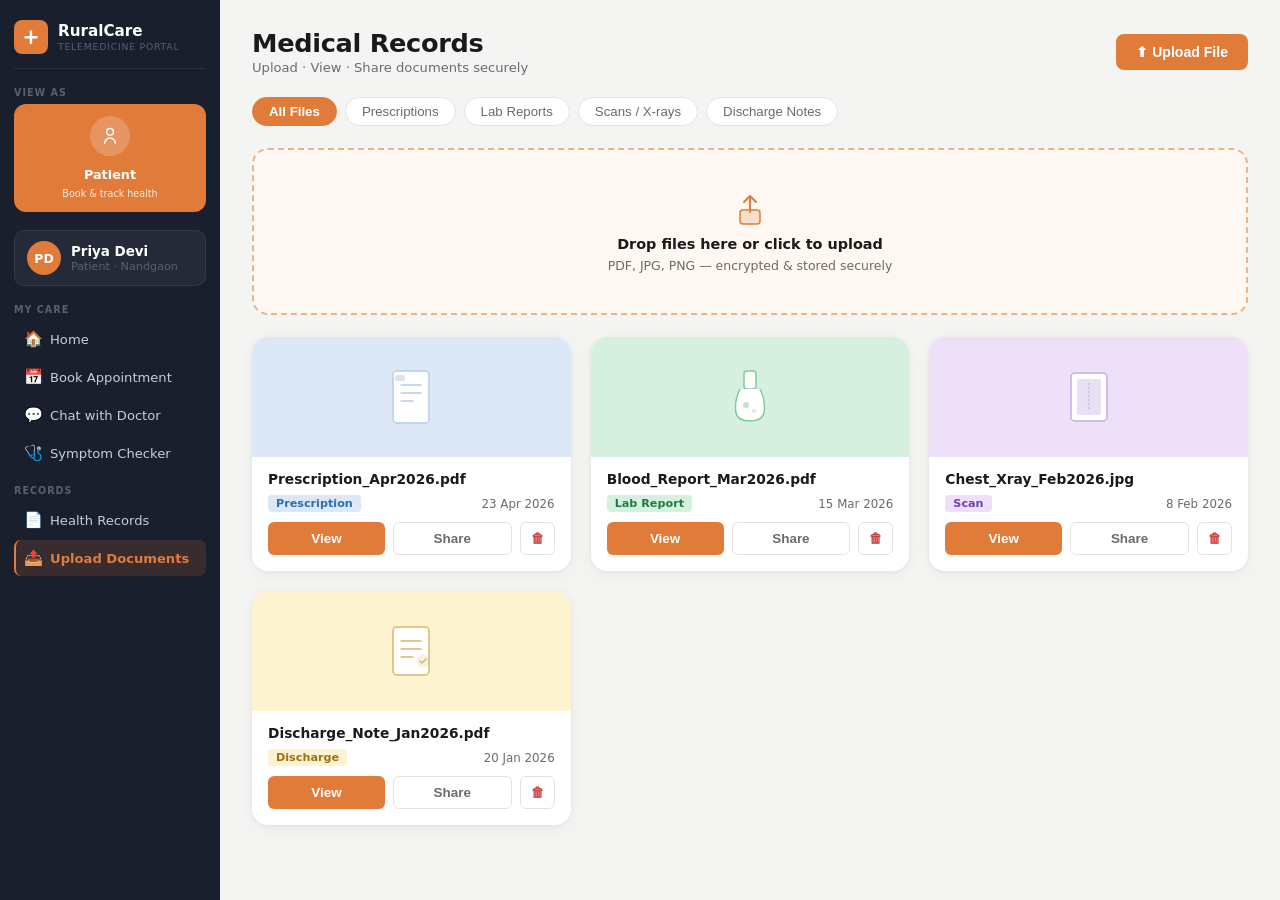
<file: upload_documents.html>
<!DOCTYPE html>
<html lang="en">
<head>
  <meta charset="UTF-8"/>
  <meta name="viewport" content="width=device-width, initial-scale=1.0"/>
  <title>Medical Records</title>
  <style>
    *, *::before, *::after { box-sizing: border-box; margin: 0; padding: 0; }

    :root {
      --accent:       #e07b39;
      --accent-hover: #c96828;
      --accent-light: #fff7f2;
      --bg:           #f4f4f2;
      --surface:      #ffffff;
      --border:       #e2e2de;
      --text:         #1a1a1a;
      --muted:        #6b6b6b;
      --sidebar-bg:   #1a1f2e;
      --sidebar-muted:#5a6070;
      --sidebar-text: #c8cdd8;
    }

    body {
      font-family: 'Segoe UI', system-ui, sans-serif;
      background: var(--bg);
      color: var(--text);
      min-height: 100vh;
    }

    /* ── Layout ── */
    .layout { display: flex; min-height: 100vh; }

    /* ── Sidebar ── */
    .sidebar {
      width: 220px; min-width: 220px;
      background: var(--sidebar-bg);
      display: flex; flex-direction: column; gap: 18px;
      padding: 20px 14px;
      position: sticky; top: 0; height: 100vh; overflow-y: auto;
    }

    /* Logo */
    .logo {
      display: flex; align-items: center; gap: 10px;
      padding-bottom: 14px;
      border-bottom: 1px solid rgba(255,255,255,0.08);
    }
    .logo-icon {
      width: 34px; height: 34px;
      background: var(--accent); color: #fff;
      font-size: 1.3rem; font-weight: 700;
      border-radius: 8px;
      display: flex; align-items: center; justify-content: center;
      flex-shrink: 0;
    }
    .logo h2 { font-size: 0.95rem; font-weight: 700; color: #fff; }
    .logo p  { font-size: 0.58rem; color: var(--sidebar-muted); letter-spacing: .8px; margin-top: 1px; }

    /* Section label */
    .section-title {
      font-size: 0.60rem; font-weight: 700;
      letter-spacing: 1px; color: var(--sidebar-muted);
      text-transform: uppercase; margin-bottom: 6px;
    }

    /* VIEW AS — two role cards side by side */
    .role-switch { display: flex; gap: 8px; }
    .role-card {
      flex: 1;
      display: flex; flex-direction: column; align-items: center;
      gap: 5px;
      padding: 14px 8px 14px;
      border-radius: 12px;
      border: none;
      background: #252b3b;
      cursor: pointer;
      transition: background .18s;
    }
    .role-card.active { background: #e07b39; }
    .role-card:not(.active):hover { background: #2e3547; }
    .role-card .role-emoji {
      width: 40px; height: 40px;
      border-radius: 50%;
      display: flex; align-items: center; justify-content: center;
      background: rgba(255,255,255,0.12);
      margin-bottom: 4px;
      flex-shrink: 0;
    }
    .role-card.active .role-emoji { background: rgba(255,255,255,0.20); }
    .role-card h4 { font-size: 0.80rem; font-weight: 700; color: #ffffff; text-align: center; margin-top: 2px; }
    .role-card p  { font-size: 0.60rem; color: rgba(255,255,255,0.60); text-align: center; line-height: 1.4; }
    .role-card.active p { color: rgba(255,255,255,0.85); }

    /* Profile */
    .profile {
      display: flex; align-items: center; gap: 10px;
      padding: 10px 12px;
      background: rgba(255,255,255,0.05);
      border-radius: 10px;
      border: 1px solid rgba(255,255,255,0.07);
    }
    .avatar {
      width: 34px; height: 34px;
      background: var(--accent); color: #fff;
      font-size: 0.78rem; font-weight: 700;
      border-radius: 50%;
      display: flex; align-items: center; justify-content: center;
      flex-shrink: 0;
    }
    .profile h4 { font-size: 0.84rem; font-weight: 600; color: #fff; }
    .profile p  { font-size: 0.70rem; color: var(--sidebar-muted); margin-top: 1px; }

    /* Nav */
    .menu { list-style: none; display: flex; flex-direction: column; gap: 2px; }
    .menu-item {
      display: flex; align-items: center; gap: 8px;
      padding: 9px 10px; border-radius: 7px;
      font-size: 0.82rem; color: var(--sidebar-text);
      cursor: pointer;
      transition: background .16s, color .16s;
      font-weight: 500;
      position: relative;
    }
    .menu-item:hover  { background: rgba(255,255,255,0.07); color: #fff; }
    .menu-item.active {
      background: rgba(224,123,57,0.15);
      color: var(--accent);
      font-weight: 600;
      border-left: 2px solid var(--accent);
      padding-left: 8px;
    }
    .menu-icon { font-size: 0.95rem; width: 18px; text-align: center; flex-shrink: 0; }
    .badge-dot {
      margin-left: auto;
      background: var(--accent);
      color: #fff;
      font-size: 0.62rem;
      font-weight: 700;
      min-width: 18px; height: 18px;
      border-radius: 9px;
      display: flex; align-items: center; justify-content: center;
      padding: 0 4px;
    }

    /* ── Main ── */
    .app { flex: 1; padding: 28px 32px; display: flex; flex-direction: column; gap: 22px; }

    /* ── Header ── */
    .header { display: flex; justify-content: space-between; align-items: center; }
    .title    { font-size: 1.6rem; font-weight: 700; letter-spacing: -.3px; }
    .subtitle { font-size: 0.82rem; color: var(--muted); margin-top: 2px; }
    .btn-upload {
      background: var(--accent); color: #fff; border: none; border-radius: 8px;
      padding: 10px 20px; font-size: 0.88rem; font-weight: 600; cursor: pointer;
      display: flex; align-items: center; gap: 8px;
      transition: background .2s, transform .15s;
    }
    .btn-upload:hover { background: var(--accent-hover); transform: translateY(-1px); }

    /* ── Tabs ── */
    .tabs { display: flex; flex-wrap: wrap; gap: 8px; }
    .tab {
      background: var(--surface); border: 1.5px solid var(--border); border-radius: 20px;
      padding: 6px 16px; font-size: 0.83rem; font-weight: 500; color: var(--muted);
      cursor: pointer; transition: all .18s;
    }
    .tab:hover  { border-color: var(--accent); color: var(--accent); background: var(--accent-light); }
    .tab.active { background: var(--accent); border-color: var(--accent); color: #fff; font-weight: 600; }

    /* ── Dropzone ── */
    .dropzone {
      background: #fff7f2; border: 2px dashed #e8b48a; border-radius: 16px;
      padding: 40px 20px; display: flex; flex-direction: column; align-items: center; gap: 6px;
      cursor: pointer; transition: background .2s, border-color .2s;
    }
    .dropzone:hover, .dropzone.drag-over { background: #fef0e6; border-color: var(--accent); }
    .dropzone-text { font-size: .9rem; font-weight: 600; }
    .dropzone-hint { font-size: .78rem; color: var(--muted); }

    /* ── Grid ── */
    .cards-grid { display: grid; grid-template-columns: repeat(auto-fill, minmax(240px,1fr)); gap: 20px; }
    .empty-state { grid-column: 1/-1; text-align: center; padding: 60px 20px; color: var(--muted); }
    .empty-state div { font-size: 2.5rem; margin-bottom: 10px; }

    /* ── Card ── */
    .card {
      background: var(--surface); border-radius: 16px; overflow: hidden;
      box-shadow: 0 1px 4px rgba(0,0,0,.06), 0 4px 16px rgba(0,0,0,.04);
      transition: box-shadow .22s, transform .22s;
      display: flex; flex-direction: column;
    }
    .card:hover { box-shadow: 0 4px 12px rgba(0,0,0,.1), 0 8px 32px rgba(0,0,0,.07); transform: translateY(-3px); }
    .card-preview { height: 120px; display: flex; align-items: center; justify-content: center; }
    .card-preview--blue   { background: #dce8f5; }
    .card-preview--green  { background: #d6f0e0; }
    .card-preview--purple { background: #ede0f8; }
    .card-preview--yellow { background: #fef3d0; }
    .card-preview img { width: 100%; height: 100%; object-fit: cover; }
    .card-body { padding: 14px 16px 16px; display: flex; flex-direction: column; gap: 8px; }
    .card-name { font-size: .86rem; font-weight: 600; word-break: break-word; }
    .card-tags { display: flex; align-items: center; justify-content: space-between; gap: 8px; }
    .card-date { font-size: .74rem; color: var(--muted); white-space: nowrap; }
    .badge { display: inline-block; border-radius: 4px; padding: 2px 8px; font-size: .70rem; font-weight: 600; }
    .badge--prescription { background: #dce8f5; color: #2c6fad; }
    .badge--lab          { background: #d6f0e0; color: #1f7a45; }
    .badge--scan         { background: #ede0f8; color: #7040b0; }
    .badge--discharge    { background: #fef3d0; color: #a07010; }
    .card-actions { display: flex; gap: 8px; margin-top: 2px; }
    .btn-view, .btn-share, .btn-delete {
      border-radius: 6px; padding: 8px 0; font-size: .84rem; font-weight: 600;
      cursor: pointer; transition: all .18s; border: none;
    }
    .btn-view  { flex: 1; background: var(--accent); color: #fff; }
    .btn-view:hover { background: var(--accent-hover); }
    .btn-share { flex: 1; background: transparent; color: var(--muted); border: 1.5px solid var(--border); }
    .btn-share:hover { border-color: var(--accent); color: var(--accent); background: var(--accent-light); }
    .btn-delete { flex: 0; padding: 8px 10px; background: transparent; color: #cc4444; border: 1.5px solid var(--border); }
    .btn-delete:hover { background: #fff0f0; border-color: #cc4444; }

    /* ── Modal ── */
    .modal-overlay {
      display: none; position: fixed; inset: 0;
      background: rgba(0,0,0,.55); z-index: 1000;
      align-items: center; justify-content: center; padding: 20px;
    }
    .modal-overlay.open { display: flex; }
    .modal-box {
      background: #fff; border-radius: 16px; width: 100%; max-width: 620px;
      box-shadow: 0 16px 48px rgba(0,0,0,.2); animation: slideUp .25s ease; overflow: hidden;
    }
    .modal-header { display: flex; align-items: center; justify-content: space-between; padding: 16px 20px; border-bottom: 1px solid var(--border); }
    .modal-header h3 { font-size: .95rem; font-weight: 700; word-break: break-all; }
    .modal-close { background: none; border: none; font-size: 1.3rem; cursor: pointer; color: var(--muted); padding: 4px 8px; border-radius: 4px; transition: background .15s; }
    .modal-close:hover { background: #f0f0f0; }
    .modal-body { padding: 20px; }
    .modal-body img, .modal-body iframe { max-width: 100%; border-radius: 8px; display: block; margin: 0 auto; }
    .modal-body iframe { width: 100%; height: 60vh; border: none; }

    .share-box { max-width: 420px; }
    .share-actions { display: flex; flex-direction: column; gap: 10px; margin-top: 16px; }
    .btn-copy   { padding: 10px 16px; border-radius: 8px; background: var(--accent); color: #fff; border: none; font-size: .88rem; font-weight: 600; cursor: pointer; }
    .btn-cancel { padding: 10px 16px; border-radius: 8px; background: transparent; color: var(--muted); border: 1.5px solid var(--border); font-size: .88rem; font-weight: 600; cursor: pointer; }

    .toast {
      position: fixed; bottom: 28px; right: 28px;
      background: #1a1f2e; color: #fff;
      padding: 12px 20px; border-radius: 8px;
      font-size: .85rem; font-weight: 600; z-index: 9999;
      box-shadow: 0 4px 16px rgba(0,0,0,.2);
      animation: slideUp .3s ease;
    }
    .toast.error { background: #cc4444; }

    @keyframes slideUp {
      from { opacity: 0; transform: translateY(12px); }
      to   { opacity: 1; transform: translateY(0); }
    }

    @media(max-width:700px) {
      .layout { flex-direction: column; }
      .sidebar { width: 100%; height: auto; position: static; }
      .app { padding: 16px; }
      .header { flex-direction: column; align-items: flex-start; gap: 12px; }
      .btn-upload { width: 100%; justify-content: center; }
      .cards-grid { grid-template-columns: 1fr; }
    }
    .role-switch .role-card:not(.active) {
    display: none;
}
.role-switch .role-card.active {
    padding: 12px 4px; /* reduce from original */
}
/* Remove underline from links */
.menu-item {
    text-decoration: none;
}

/* Remove any list styling (bullets/lines) */
.menu {
    list-style: none;
    padding: 0;
    margin: 0;
}

/* Remove any borders or separators */
.menu li {
    border: none;
}

/* Optional: ensure no outline/line on hover or focus */
.menu-item:hover,
.menu-item:focus {
    text-decoration: none;
    outline: none;
}

  </style>
</head>
<body>

<div class="layout">

  <!-- SIDEBAR -->
  <aside class="sidebar">

    <!-- Logo -->
    <div class="logo">
      <div class="logo-icon">+</div>
      <div>
        <h2>RuralCare</h2>
        <p>TELEMEDICINE PORTAL</p>
      </div>
    </div>

    <!-- VIEW AS -->
    <div>
      <p class="section-title">VIEW AS</p>
      <div class="role-switch">
        <div class="role-card">
          <div class="role-emoji">
            <!-- Stethoscope SVG -->
            <svg width="20" height="20" viewBox="0 0 24 24" fill="none" stroke="rgba(255,255,255,0.90)" stroke-width="1.8" stroke-linecap="round" stroke-linejoin="round">
              <path d="M6 3a1 1 0 0 0-1 1v5a5 5 0 0 0 10 0V4a1 1 0 0 0-1-1"/>
              <path d="M11 14v3a4 4 0 0 0 8 0v-2"/>
              <circle cx="19" cy="15" r="1.5" fill="rgba(255,255,255,0.90)" stroke="none"/>
              <line x1="6" y1="3" x2="6" y2="3"/>
              <line x1="10" y1="3" x2="10" y2="3"/>
            </svg>
          </div>
          <h4>Doctor</h4>
          <p>Manage patients &amp; consults</p>
        </div>
        <div class="role-card active">
          <div class="role-emoji">
            <!-- Person/Patient SVG -->
            <svg width="20" height="20" viewBox="0 0 24 24" fill="none" stroke="rgba(255,255,255,0.95)" stroke-width="1.8" stroke-linecap="round" stroke-linejoin="round">
              <circle cx="12" cy="7" r="4"/>
              <path d="M5.5 21c0-3.6 2.9-6.5 6.5-6.5s6.5 2.9 6.5 6.5"/>
            </svg>
          </div>
          <h4>Patient</h4>
          <p>Book &amp; track health</p>
        </div>
      </div>
    </div>

    <!-- Profile -->
    <div class="profile">
      <div class="avatar">PD</div>
      <div>
        <h4>Priya Devi</h4>
        <p>Patient · Nandgaon</p>
      </div>
    </div>

    <!-- Nav -->
    <nav style="display:flex;flex-direction:column;gap:14px;">
        <div>
            <p class="section-title">MY CARE</p>
            <ul class="menu">
                <li><a href="patient_overview.html" class="menu-item" onclick="navigateTo(event, 'home')"><span class="menu-icon">🏠</span> Home</a></li>
                <li><a href="book_appointment.html" class="menu-item" onclick="navigateTo(event, 'appointment')"><span class="menu-icon">📅</span> Book Appointment</a></li>
                <li><a href="chat_with_doctor.html" class="menu-item" onclick="navigateTo(event, 'chat')"><span class="menu-icon">💬</span> Chat with Doctor </a></li>
                <li><a href="symptom_checker.html" class="menu-item" onclick="navigateTo(event, 'symptom')"><span class="menu-icon">🩺</span> Symptom Checker</a></li>
            </ul>
        </div>
        <div>
            <p class="section-title">RECORDS</p>
            <ul class="menu">
                <li><a href="health_records.html" class="menu-item" onclick="navigateTo(event, 'health-records')"><span class="menu-icon">📄</span> Health Records</a></li>
                <li><a href="upload_documents.html" class="menu-item active" onclick="navigateTo(event, 'upload')"><span class="menu-icon">📤</span> Upload Documents</a></li>
            </ul>
        </div>
    </nav>
  </aside>

  <!-- MAIN -->
  <div class="app">

    <header class="header">
      <div>
        <h1 class="title">Medical Records</h1>
        <p class="subtitle">Upload · View · Share documents securely</p>
      </div>
      <button class="btn-upload" id="uploadBtn">⬆ Upload File</button>
    </header>

    <div class="tabs" id="tabBar">
      <button class="tab active">All Files</button>
      <button class="tab">Prescriptions</button>
      <button class="tab">Lab Reports</button>
      <button class="tab">Scans / X-rays</button>
      <button class="tab">Discharge Notes</button>
    </div>

    <div class="dropzone" id="dropzone">
      <svg width="40" height="40" viewBox="0 0 40 40" fill="none">
        <rect x="10" y="20" width="20" height="14" rx="3" fill="#e07b39" opacity="0.2"/>
        <rect x="10" y="20" width="20" height="14" rx="3" stroke="#e07b39" stroke-width="1.5"/>
        <path d="M20 6L20 22M14 12L20 6L26 12" stroke="#e07b39" stroke-width="2" stroke-linecap="round" stroke-linejoin="round"/>
      </svg>
      <p class="dropzone-text">Drop files here or click to upload</p>
      <p class="dropzone-hint">PDF, JPG, PNG — encrypted &amp; stored securely</p>
    </div>

    <div class="cards-grid" id="cardsGrid"></div>

  </div>
</div>

<!-- VIEW MODAL -->
<div class="modal-overlay" id="viewModal">
  <div class="modal-box">
    <div class="modal-header">
      <h3 id="viewTitle">Preview</h3>
      <button class="modal-close" data-close="viewModal">✕</button>
    </div>
    <div class="modal-body" id="viewBody"></div>
  </div>
</div>

<!-- SHARE MODAL -->
<div class="modal-overlay" id="shareModal">
  <div class="modal-box share-box">
    <div class="modal-header">
      <h3>Share File</h3>
      <button class="modal-close" data-close="shareModal">✕</button>
    </div>
    <div class="modal-body">
      <p style="font-size:.85rem;color:#6b6b6b;">Sharing: <strong id="shareFileName"></strong></p>
      <div class="share-actions">
        <button class="btn-copy" id="copyLinkBtn">🔗 Copy Shareable Link</button>
        <button class="btn-cancel" data-close="shareModal">Cancel</button>
      </div>
    </div>
  </div>
</div>

<script>
let files = [
  { id:1, name:'Prescription_Apr2026.pdf',  type:'Prescription', date:'23 Apr 2026', color:'blue',   badge:'prescription', dataUrl:null },
  { id:2, name:'Blood_Report_Mar2026.pdf',   type:'Lab Report',   date:'15 Mar 2026', color:'green',  badge:'lab',          dataUrl:null },
  { id:3, name:'Chest_Xray_Feb2026.jpg',     type:'Scan',         date:'8 Feb 2026',  color:'purple', badge:'scan',         dataUrl:null },
  { id:4, name:'Discharge_Note_Jan2026.pdf', type:'Discharge',    date:'20 Jan 2026', color:'yellow', badge:'discharge',    dataUrl:null }
];
let activeFilter = 'All Files';
let shareFileId  = null;
let uid = 5;

function svgIcon(color) {
  const icons = {
    blue: `<svg width="48" height="60" viewBox="0 0 48 60" fill="none">
      <rect x="6" y="4" width="36" height="52" rx="4" fill="#fff" stroke="#b8cce4" stroke-width="1.5"/>
      <line x1="14" y1="18" x2="34" y2="18" stroke="#b8cce4" stroke-width="1.5" stroke-linecap="round"/>
      <line x1="14" y1="26" x2="34" y2="26" stroke="#b8cce4" stroke-width="1.5" stroke-linecap="round"/>
      <line x1="14" y1="34" x2="26" y2="34" stroke="#b8cce4" stroke-width="1.5" stroke-linecap="round"/>
      <rect x="8" y="8" width="10" height="6" rx="1.5" fill="#b8cce4" opacity="0.5"/>
    </svg>`,
    green: `<svg width="48" height="60" viewBox="0 0 48 60" fill="none">
      <rect x="18" y="4" width="12" height="18" rx="3" fill="#fff" stroke="#82c8a0" stroke-width="1.5"/>
      <path d="M14 22 Q8 34 10 46 Q12 54 24 54 Q36 54 38 46 Q40 34 34 22" fill="#fff" stroke="#82c8a0" stroke-width="1.5"/>
      <circle cx="20" cy="38" r="3" fill="#82c8a0" opacity="0.5"/>
      <circle cx="28" cy="44" r="2" fill="#82c8a0" opacity="0.3"/>
    </svg>`,
    purple: `<svg width="44" height="56" viewBox="0 0 44 56" fill="none">
      <rect x="4" y="4" width="36" height="48" rx="4" fill="#fff" stroke="#c4aee0" stroke-width="1.5"/>
      <rect x="10" y="10" width="24" height="36" rx="2" fill="#e8e0f4"/>
      <line x1="22" y1="14" x2="22" y2="42" stroke="#c4aee0" stroke-width="1" stroke-dasharray="2 2"/>
    </svg>`,
    yellow: `<svg width="44" height="56" viewBox="0 0 44 56" fill="none">
      <rect x="4" y="4" width="36" height="48" rx="4" fill="#fff" stroke="#d4b96a" stroke-width="1.5"/>
      <line x1="12" y1="18" x2="32" y2="18" stroke="#d4b96a" stroke-width="1.5" stroke-linecap="round"/>
      <line x1="12" y1="26" x2="32" y2="26" stroke="#d4b96a" stroke-width="1.5" stroke-linecap="round"/>
      <line x1="12" y1="34" x2="24" y2="34" stroke="#d4b96a" stroke-width="1.5" stroke-linecap="round"/>
      <circle cx="34" cy="38" r="6" fill="#d4b96a" opacity="0.2" stroke="#d4b96a" stroke-width="1"/>
      <path d="M31 38 L33 40 L37 36" stroke="#d4b96a" stroke-width="1.5" stroke-linecap="round" stroke-linejoin="round"/>
    </svg>`
  };
  return icons[color] || icons.blue;
}

function render() {
  const grid = document.getElementById('cardsGrid');
  const filterMap = {
    'All Files':'', 'Prescriptions':'Prescription',
    'Lab Reports':'Lab Report', 'Scans / X-rays':'Scan', 'Discharge Notes':'Discharge'
  };
  const want = filterMap[activeFilter];
  const list = want ? files.filter(f => f.type === want) : files;

  if (!list.length) {
    grid.innerHTML = `<div class="empty-state"><div>📂</div><p>No files in this category.</p></div>`;
    return;
  }

  grid.innerHTML = list.map(f => {
    const isImg = f.dataUrl && f.dataUrl.startsWith('data:image');
    const preview = isImg ? `<img src="${f.dataUrl}" alt="${f.name}">` : svgIcon(f.color);
    return `
      <div class="card" data-id="${f.id}">
        <div class="card-preview card-preview--${f.color}" style="${isImg?'padding:0;overflow:hidden;height:120px;':''}">
          ${preview}
        </div>
        <div class="card-body">
          <span class="card-name">${f.name}</span>
          <div class="card-tags">
            <span class="badge badge--${f.badge}">${f.type}</span>
            <span class="card-date">${f.date}</span>
          </div>
          <div class="card-actions">
            <button class="btn-view"   data-id="${f.id}">View</button>
            <button class="btn-share"  data-id="${f.id}">Share</button>
            <button class="btn-delete" data-id="${f.id}">🗑</button>
          </div>
        </div>
      </div>`;
  }).join('');
}

function colorFor(mime) {
  if (mime.includes('image')) return {color:'purple', badge:'scan', type:'Scan'};
  const opts = [
    {color:'blue',  badge:'prescription', type:'Prescription'},
    {color:'green', badge:'lab',          type:'Lab Report'},
    {color:'yellow',badge:'discharge',    type:'Discharge'}
  ];
  return opts[Math.floor(Math.random()*opts.length)];
}

function formatDate(d) {
  return d.toLocaleDateString('en-GB',{day:'numeric',month:'short',year:'numeric'});
}

function handleFiles(fileList) {
  const allowed = ['application/pdf','image/jpeg','image/png','image/jpg'];
  let queued=0, done=0;
  Array.from(fileList).forEach(file => {
    if (!allowed.includes(file.type)) { toast(`❌ Unsupported: ${file.name}`, true); return; }
    queued++;
    const r = new FileReader();
    r.onload = e => {
      const meta = colorFor(file.type);
      files.unshift({ id:uid++, name:file.name, date:formatDate(new Date()), dataUrl:e.target.result, ...meta });
      done++;
      render();
      if (done===queued) toast(`✅ ${done} file(s) uploaded!`);
    };
    r.readAsDataURL(file);
  });
}

function openPicker() {
  const inp = document.createElement('input');
  inp.type='file'; inp.accept='.pdf,.jpg,.jpeg,.png'; inp.multiple=true;
  inp.onchange = e => { if(e.target.files.length) handleFiles(e.target.files); };
  inp.click();
}

function openModal(id)  { document.getElementById(id).classList.add('open');    document.body.style.overflow='hidden'; }
function closeModal(id) { document.getElementById(id).classList.remove('open'); document.body.style.overflow=''; }

function viewFile(id) {
  const f = files.find(x=>x.id===id);
  if (!f) return;
  document.getElementById('viewTitle').textContent = f.name;
  const body = document.getElementById('viewBody');
  if (f.dataUrl) {
    if (f.dataUrl.startsWith('data:image')) {
      body.innerHTML = `<img src="${f.dataUrl}" alt="${f.name}" style="max-height:65vh;object-fit:contain;">`;
    } else {
      body.innerHTML = `<iframe src="${f.dataUrl}"></iframe>`;
    }
  } else {
    body.innerHTML = `<div style="text-align:center;padding:40px 0;">
      ${svgIcon(f.color)}
      <p style="color:#6b6b6b;margin-top:16px;font-size:.9rem;">This is a sample record. Upload a real file to preview it.</p>
    </div>`;
  }
  openModal('viewModal');
}

function shareFile(id) {
  const f = files.find(x=>x.id===id);
  if (!f) return;
  shareFileId = id;
  document.getElementById('shareFileName').textContent = f.name;
  openModal('shareModal');
}

function toast(msg, isErr=false) {
  document.querySelector('.toast')?.remove();
  const t = document.createElement('div');
  t.className = 'toast' + (isErr?' error':'');
  t.textContent = msg;
  document.body.appendChild(t);
  setTimeout(()=>t.remove(), 3500);
}

document.getElementById('cardsGrid').addEventListener('click', e => {
  const btn = e.target.closest('button');
  if (!btn) return;
  const id = +btn.dataset.id;
  if (btn.classList.contains('btn-view'))   viewFile(id);
  if (btn.classList.contains('btn-share'))  shareFile(id);
  if (btn.classList.contains('btn-delete')) {
    if (confirm('Delete this file?')) {
      files = files.filter(f=>f.id!==id);
      render();
      toast('🗑 File deleted.');
    }
  }
});

document.getElementById('tabBar').addEventListener('click', e => {
  const tab = e.target.closest('.tab');
  if (!tab) return;
  document.querySelectorAll('.tab').forEach(t=>t.classList.remove('active'));
  tab.classList.add('active');
  activeFilter = tab.textContent.trim();
  render();
});

const dz = document.getElementById('dropzone');
dz.addEventListener('click', openPicker);
dz.addEventListener('dragover',  e=>{ e.preventDefault(); dz.classList.add('drag-over'); });
dz.addEventListener('dragleave', ()=> dz.classList.remove('drag-over'));
dz.addEventListener('drop', e=>{
  e.preventDefault(); dz.classList.remove('drag-over');
  if (e.dataTransfer.files.length) handleFiles(e.dataTransfer.files);
});

document.getElementById('uploadBtn').addEventListener('click', openPicker);

document.querySelectorAll('[data-close]').forEach(btn => {
  btn.addEventListener('click', ()=> closeModal(btn.dataset.close));
});

['viewModal','shareModal'].forEach(id => {
  document.getElementById(id).addEventListener('click', e => {
    if (e.target === document.getElementById(id)) closeModal(id);
  });
});

document.addEventListener('keydown', e => {
  if (e.key==='Escape') { closeModal('viewModal'); closeModal('shareModal'); }
});

document.getElementById('copyLinkBtn').addEventListener('click', ()=>{
  const link = `https://ruralcare.app/records/${shareFileId}`;
  navigator.clipboard.writeText(link)
    .then(()=> toast('🔗 Link copied!'))
    .catch(()=> toast('🔗 ' + link));
  closeModal('shareModal');
});

document.querySelectorAll('.menu-item').forEach(item => {
  item.addEventListener('click', ()=>{
    document.querySelectorAll('.menu-item').forEach(i=>i.classList.remove('active'));
    item.classList.add('active');
  });
});

document.querySelectorAll('.role-card').forEach(card => {
  card.addEventListener('click', ()=>{
    document.querySelectorAll('.role-card').forEach(c=>c.classList.remove('active'));
    card.classList.add('active');
  });
});

render();
</script>
</body>
</html>
</file>
<file: doctor_overview.css>
* {
  margin: 0;
  padding: 0;
  box-sizing: border-box;
  font-family: "Segoe UI", sans-serif;
}

body {
  background: #f4f7fb;
  overflow: hidden;
}

/* Layout */
.layout {
  display: flex;
  height: 100vh;
}

/* SIDEBAR */
.sidebar {
  width: 260px;
  background: linear-gradient(180deg, #0f1b2d, #0a1424);
  color: #cbd5e1;
  padding: 20px;
  display: flex;
  flex-direction: column;

  position: sticky;
  top: 0;
  height: 100vh;
  overflow-y: auto;
}

/* Logo */
.logo {
  display: flex;
  gap: 12px;
  align-items: center;
  margin-bottom: 25px;
}

.logo-icon {
  width: 40px;
  height: 40px;
  background: #2bb3c0;
  border-radius: 10px;
  display: flex;
  align-items: center;
  justify-content: center;
  color: white;
}

.logo h2 {
  color: white;
}

.logo p {
  font-size: 11px;
  opacity: 0.6;
}

/* Sections */
.section-title {
  font-size: 12px;
  margin: 15px 0 10px;
  opacity: 0.6;
}

/* Role */
.role {
  padding: 12px;
  border-radius: 12px;
  background: linear-gradient(135deg, #2bb3c0, #2d9cdb);
  color: white;
  text-align: center;
}

/* Profile */
.profile {
  display: flex;
  align-items: center;
  gap: 10px;
  margin: 20px 0;
}

.avatar {
  width: 45px;
  height: 45px;
  border-radius: 50%;
  background: #2bb3c0;
  display: flex;
  align-items: center;
  justify-content: center;
  color: white;
}

/* Menu */
.menu {
  list-style: none;
}

.menu-item {
  padding: 12px;
  border-radius: 10px;
  cursor: pointer;
  transition: 0.2s;
}

.menu-item:hover {
  background: rgba(255,255,255,0.08);
  color: white;
}

.menu-item.active {
  background: rgba(45,156,219,0.2);
  color: #2bb3c0;
}

/* MAIN */
.main {
  flex: 1;
  display: flex;
  flex-direction: column;
  overflow-y: auto;
}

/* HEADER */
.header {
  height: 70px;
  background: white;
  display: flex;
  align-items: center;
  gap: 15px;
  padding: 0 20px;
  border-bottom: 1px solid #e0e6ed;
}

.menu-toggle {
  font-size: 22px;
  cursor: pointer;
}

/* CONTENT */
.content {
  padding: 20px;
}

/* CARDS */
.cards {
  display: grid;
  grid-template-columns: repeat(auto-fit, minmax(200px,1fr));
  gap: 20px;
  margin-bottom: 20px;
}

.card {
  background: white;
  padding: 20px;
  border-radius: 12px;
  box-shadow: 0 4px 12px rgba(0,0,0,0.05);
}

.card h3 {
  margin-bottom: 10px;
}

.number {
  font-size: 28px;
  font-weight: bold;
  color: #2bb3c0;
}

/* PANEL */
.panel {
  background: white;
  padding: 20px;
  border-radius: 12px;
}

/* RESPONSIVE */
@media (max-width: 768px) {

  .sidebar {
    position: fixed;
    left: -260px;
    top: 0;
    transition: 0.3s;
    z-index: 1000;
  }

  .sidebar.active {
    left: 0;
  }
}
.menu a {
  text-decoration: none;
  color: inherit;
  display: block;
}
/* EXTRA DASHBOARD CARDS */
.extra-cards {
  display: grid;
  grid-template-columns: repeat(auto-fit, minmax(220px,1fr));
  gap: 20px;
  margin-top: 25px;
}

.extra-card {
  background: linear-gradient(145deg, #ffffff, #f1f5fb);
  padding: 20px;
  border-radius: 16px;
  box-shadow: 0 6px 18px rgba(0,0,0,0.06);
  transition: all 0.3s ease;
  position: relative;
  overflow: hidden;
}

/* subtle glow effect */
.extra-card::before {
  content: "";
  position: absolute;
  width: 120px;
  height: 120px;
  background: rgba(43,179,192,0.08);
  border-radius: 50%;
  top: -40px;
  right: -40px;
}

/* hover effect */
.extra-card:hover {
  transform: translateY(-6px) scale(1.02);
  box-shadow: 0 12px 25px rgba(0,0,0,0.08);
}

.extra-card p {
  font-size: 13px;
  color: #6b7280;
  font-weight: 500;
}

.extra-card h2 {
  color: #2bb3c0;
  margin: 10px 0;
  font-size: 26px;
  font-weight: 700;
}

.extra-card span {
  font-size: 12px;
  color: #10b981;
}

/* FEATURES SECTION */
.features-section {
  display: grid;
  grid-template-columns: 1fr 1fr;
  gap: 20px;
  margin-top: 25px;
}

.feature {
  background: white;
  padding: 22px;
  border-radius: 16px;
  box-shadow: 0 6px 16px rgba(0,0,0,0.05);
  transition: 0.3s ease;
}

.feature:hover {
  transform: translateY(-4px);
  box-shadow: 0 10px 22px rgba(0,0,0,0.07);
}

.feature h3 {
  margin-bottom: 12px;
  font-size: 16px;
  font-weight: 600;
}

/* list styling */
.feature ul {
  list-style: none;
}

.feature li {
  padding: 10px 0;
  border-bottom: 1px solid #f0f0f0;
  font-size: 14px;
  color: #555;
  display: flex;
  align-items: center;
  gap: 8px;
}

/* bullet dot */
.feature li::before {
  content: "•";
  color: #2bb3c0;
  font-weight: bold;
}

/* color styles */
.doctor-feature {
  border-left: 5px solid #2bb3c0;
}

.patient-feature {
  border-left: 5px solid #ff8c42;
}

/* APPOINTMENTS */
.appointments {
  background: white;
  padding: 22px;
  border-radius: 16px;
  margin-top: 25px;
  box-shadow: 0 6px 16px rgba(0,0,0,0.05);
}

.appointments h3 {
  margin-bottom: 10px;
}

/* EMPTY STATE */
.empty-box {
  text-align: center;
  padding: 40px;
  color: #9ca3af;
  font-size: 14px;
}

.empty-box small {
  display: block;
  margin-top: 6px;
  font-size: 12px;
}

/* MOBILE */
@media (max-width: 768px) {
  .features-section {
    grid-template-columns: 1fr;
  }

  .extra-card {
    padding: 16px;
  }
}

.appointment-card {
    background: #f5f7fb;
    padding: 10px;
    margin-top: 8px;
    border-radius: 8px;
    font-size: 14px;
}
</file>
<file: doctor_patients.css>
* {
  margin: 0;
  padding: 0;
  box-sizing: border-box;
  font-family: "Segoe UI", sans-serif;
}

body {
  background: #f4f7fb;
  overflow: hidden;
}

/* Layout */
.layout {
  display: flex;
  height: 100vh;
}

/* SIDEBAR */
.sidebar {
  width: 260px;
  background: linear-gradient(180deg, #0f1b2d, #0a1424);
  color: #cbd5e1;
  padding: 20px;
  display: flex;
  flex-direction: column;

  position: sticky;
  top: 0;
  height: 100vh;
  overflow-y: auto;
}

/* Logo */
.logo {
  display: flex;
  gap: 12px;
  align-items: center;
  margin-bottom: 25px;
}

.logo-icon {
  width: 40px;
  height: 40px;
  background: #2bb3c0;
  border-radius: 10px;
  display: flex;
  align-items: center;
  justify-content: center;
  color: white;
}

.logo h2 {
  color: white;
}

.logo p {
  font-size: 11px;
  opacity: 0.6;
}

/* Sections */
.section-title {
  font-size: 12px;
  margin: 15px 0 10px;
  opacity: 0.6;
}

/* Role */
.role {
  padding: 12px;
  border-radius: 12px;
  background: linear-gradient(135deg, #2bb3c0, #2d9cdb);
  color: white;
  text-align: center;
}

/* Profile */
.profile {
  display: flex;
  align-items: center;
  gap: 10px;
  margin: 20px 0;
}

.avatar {
  width: 45px;
  height: 45px;
  border-radius: 50%;
  background: #2bb3c0;
  display: flex;
  align-items: center;
  justify-content: center;
  color: white;
}

/* Menu */
.menu {
  list-style: none;
}

.menu-item {
  padding: 12px;
  border-radius: 10px;
  cursor: pointer;
  transition: 0.2s;
}

.menu-item:hover {
  background: rgba(255,255,255,0.08);
  color: white;
}

.menu-item.active {
  background: rgba(45,156,219,0.2);
  color: #2bb3c0;
}

/* MAIN */
.main {
  flex: 1;
  display: flex;
  flex-direction: column;
  overflow-y: auto;
}

/* HEADER */
.header {
  height: 70px;
  background: white;
  display: flex;
  align-items: center;
  gap: 15px;
  padding: 0 20px;
  border-bottom: 1px solid #e0e6ed;
}

.menu-toggle {
  font-size: 22px;
  cursor: pointer;
}

/* CONTENT */
.content {
  padding: 20px;
}

/* CARDS */
.cards {
  display: grid;
  grid-template-columns: repeat(auto-fit, minmax(200px,1fr));
  gap: 20px;
  margin-bottom: 20px;
}

.card {
  background: white;
  padding: 20px;
  border-radius: 12px;
  box-shadow: 0 4px 12px rgba(0,0,0,0.05);
}

.card h3 {
  margin-bottom: 10px;
}

.number {
  font-size: 28px;
  font-weight: bold;
  color: #2bb3c0;
}

/* PANEL */
.panel {
  background: white;
  padding: 20px;
  border-radius: 12px;
}

/* RESPONSIVE */
@media (max-width: 768px) {

  .sidebar {
    position: fixed;
    left: -260px;
    top: 0;
    transition: 0.3s;
    z-index: 1000;
  }

  .sidebar.active {
    left: 0;
  }
}

.menu a {
  text-decoration: none;
  color: inherit;
  display: block;
}

/* =========================
   PATIENT TABLE DESIGN
========================= */

.patients-card {
  background: #ffffff;
  border-radius: 14px;
  padding: 20px;
  box-shadow: 0 6px 18px rgba(0, 0, 0, 0.05);
  border: 1px solid #e6edf3;
}

/* Header */
.card-header {
  display: flex;
  justify-content: space-between;
  align-items: center;
  margin-bottom: 15px;
}

.card-header h3 {
  font-size: 18px;
  color: #1e293b;
}

.card-header span {
  font-size: 13px;
  color: #64748b;
}

/* Table */
.patients-card table {
  width: 100%;
  border-collapse: collapse;
}

/* Table Head */
.patients-card th {
  text-align: left;
  padding: 14px;
  font-size: 12px;
  letter-spacing: 0.5px;
  color: #94a3b8;
  border-bottom: 1px solid #e5e7eb;
}

/* Table Body */
.patients-card td {
  padding: 16px 14px;
  border-bottom: 1px solid #f1f5f9;
  font-size: 14px;
  color: #334155;
}

/* Hover Effect */
.patients-card tr:hover {
  background: #f8fafc;
  transition: 0.2s ease;
}

/* Patient Info */
.patient-info {
  display: flex;
  align-items: center;
  gap: 12px;
}

/* Avatar */
.patient-info .avatar {
  width: 42px;
  height: 42px;
  border-radius: 12px;
  display: flex;
  align-items: center;
  justify-content: center;
  color: white;
  font-weight: 600;
  font-size: 14px;
}

/* Avatar Colors */
.blue { background: linear-gradient(135deg, #2bb3c0, #2d9cdb); }
.purple { background: linear-gradient(135deg, #7b4ce2, #9b5de5); }
.orange { background: linear-gradient(135deg, #ff8c42, #ff6b35); }
.green { background: linear-gradient(135deg, #1ca97c, #159f6b); }
.red { background: linear-gradient(135deg, #ff4d4d, #e63946); }

/* Name + Village */
.patient-info strong {
  font-size: 15px;
  color: #0f172a;
}

.patient-info p {
  font-size: 12px;
  color: #64748b;
}

/* Risk Badges */
.badge {
  padding: 5px 12px;
  border-radius: 999px;
  font-size: 12px;
  font-weight: 500;
}

/* Badge Colors */
.low {
  background: #dcfce7;
  color: #16a34a;
}

.medium {
  background: #fef3c7;
  color: #d97706;
}

.high {
  background: #fee2e2;
  color: #dc2626;
}

.chronic {
  background: #ede9fe;
  color: #7c3aed;
}

/* Button */
.btn {
  background: linear-gradient(135deg, #2bb3c0, #2d9cdb);
  border: none;
  padding: 8px 16px;
  color: white;
  border-radius: 8px;
  cursor: pointer;
  font-size: 13px;
  transition: 0.2s ease;
}

/* Hover */
.btn:hover {
  transform: translateY(-2px);
  box-shadow: 0 4px 10px rgba(45, 156, 219, 0.3);
}

/* Click */
.btn:active {
  transform: scale(0.95);
}
.search {
  padding: 10px 14px;
  border: 1px solid #dbe2ea;
  border-radius: 10px;
  outline: none;
  font-size: 14px;
  background: #f9fbfd;
  transition: all 0.25s ease;
  width: 220px;
}

/* Placeholder styling */
.search::placeholder {
  color: #9aa5b1;
}

/* Focus effect */
.search:focus {
  border-color: #2bb3c0;
  background: #ffffff;
  box-shadow: 0 0 0 3px rgba(43, 179, 192, 0.1);
}

/* Hover effect */
.search:hover {
  border-color: #2bb3c0;
}
.header {
  display: flex;
  justify-content: space-between;
  align-items: center;
}
</file>
<file: medical_records.css>
* {
  margin: 0;
  padding: 0;
  box-sizing: border-box;
  font-family: "Segoe UI", sans-serif;
}

body {
  background: #f4f7fb;
  overflow: hidden;
}

/* Layout */
.layout {
  display: flex;
  height: 100vh;
}

/* SIDEBAR */
.sidebar {
  width: 260px;
  background: linear-gradient(180deg, #0f1b2d, #0a1424);
  color: #cbd5e1;
  padding: 20px;
  display: flex;
  flex-direction: column;

  position: sticky;
  top: 0;
  height: 100vh;
  overflow-y: auto;
}

/* Logo */
.logo {
  display: flex;
  gap: 12px;
  align-items: center;
  margin-bottom: 25px;
}

.logo-icon {
  width: 40px;
  height: 40px;
  background: #2bb3c0;
  border-radius: 10px;
  display: flex;
  align-items: center;
  justify-content: center;
  color: white;
}

.logo h2 {
  color: white;
}

.logo p {
  font-size: 11px;
  opacity: 0.6;
}

/* Sections */
.section-title {
  font-size: 12px;
  margin: 15px 0 10px;
  opacity: 0.6;
}

/* Role */
.role {
  padding: 12px;
  border-radius: 12px;
  background: linear-gradient(135deg, #2bb3c0, #2d9cdb);
  color: white;
  text-align: center;
}

/* Profile */
.profile {
  display: flex;
  align-items: center;
  gap: 10px;
  margin: 20px 0;
}

.avatar {
  width: 45px;
  height: 45px;
  border-radius: 50%;
  background: #2bb3c0;
  display: flex;
  align-items: center;
  justify-content: center;
  color: white;
}

/* Menu */
.menu {
  list-style: none;
}

.menu-item {
  padding: 12px;
  border-radius: 10px;
  cursor: pointer;
  transition: 0.2s;
}

.menu-item:hover {
  background: rgba(255,255,255,0.08);
  color: white;
}

.menu-item.active {
  background: rgba(45,156,219,0.2);
  color: #2bb3c0;
}

/* MAIN */
.main {
  flex: 1;
  display: flex;
  flex-direction: column;
  overflow-y: auto;
}

/* HEADER */
.header {
  height: 70px;
  background: white;
  display: flex;
  align-items: center;
  gap: 15px;
  padding: 0 20px;
  border-bottom: 1px solid #e0e6ed;
}

.menu-toggle {
  font-size: 22px;
  cursor: pointer;
}

/* CONTENT */
.content {
  padding: 20px;
}

/* CARDS */
.cards {
  display: grid;
  grid-template-columns: repeat(auto-fit, minmax(200px,1fr));
  gap: 20px;
  margin-bottom: 20px;
}

.card {
  background: white;
  padding: 20px;
  border-radius: 12px;
  box-shadow: 0 4px 12px rgba(0,0,0,0.05);
}

.card h3 {
  margin-bottom: 10px;
}

.number {
  font-size: 28px;
  font-weight: bold;
  color: #2bb3c0;
}

/* PANEL */
.panel {
  background: white;
  padding: 20px;
  border-radius: 12px;
}

/* RESPONSIVE */
@media (max-width: 768px) {

  .sidebar {
    position: fixed;
    left: -260px;
    top: 0;
    transition: 0.3s;
    z-index: 1000;
  }

  .sidebar.active {
    left: 0;
  }
}
.menu a {
  text-decoration: none;
  color: inherit;
  display: block;
}
/* EXTRA DASHBOARD CARDS */
.extra-cards {
  display: grid;
  grid-template-columns: repeat(auto-fit, minmax(220px,1fr));
  gap: 20px;
  margin-top: 25px;
}

.extra-card {
  background: linear-gradient(145deg, #ffffff, #f1f5fb);
  padding: 20px;
  border-radius: 16px;
  box-shadow: 0 6px 18px rgba(0,0,0,0.06);
  transition: all 0.3s ease;
  position: relative;
  overflow: hidden;
}

/* subtle glow effect */
.extra-card::before {
  content: "";
  position: absolute;
  width: 120px;
  height: 120px;
  background: rgba(43,179,192,0.08);
  border-radius: 50%;
  top: -40px;
  right: -40px;
}

/* hover effect */
.extra-card:hover {
  transform: translateY(-6px) scale(1.02);
  box-shadow: 0 12px 25px rgba(0,0,0,0.08);
}

.extra-card p {
  font-size: 13px;
  color: #6b7280;
  font-weight: 500;
}

.extra-card h2 {
  color: #2bb3c0;
  margin: 10px 0;
  font-size: 26px;
  font-weight: 700;
}

.extra-card span {
  font-size: 12px;
  color: #10b981;
}

/* FEATURES SECTION */
.features-section {
  display: grid;
  grid-template-columns: 1fr 1fr;
  gap: 20px;
  margin-top: 25px;
}

.feature {
  background: white;
  padding: 22px;
  border-radius: 16px;
  box-shadow: 0 6px 16px rgba(0,0,0,0.05);
  transition: 0.3s ease;
}

.feature:hover {
  transform: translateY(-4px);
  box-shadow: 0 10px 22px rgba(0,0,0,0.07);
}

.feature h3 {
  margin-bottom: 12px;
  font-size: 16px;
  font-weight: 600;
}

/* list styling */
.feature ul {
  list-style: none;
}

.feature li {
  padding: 10px 0;
  border-bottom: 1px solid #f0f0f0;
  font-size: 14px;
  color: #555;
  display: flex;
  align-items: center;
  gap: 8px;
}

/* bullet dot */
.feature li::before {
  content: "•";
  color: #2bb3c0;
  font-weight: bold;
}

/* color styles */
.doctor-feature {
  border-left: 5px solid #2bb3c0;
}

.patient-feature {
  border-left: 5px solid #ff8c42;
}

/* APPOINTMENTS */
.appointments {
  background: white;
  padding: 22px;
  border-radius: 16px;
  margin-top: 25px;
  box-shadow: 0 6px 16px rgba(0,0,0,0.05);
}

.appointments h3 {
  margin-bottom: 10px;
}

/* EMPTY STATE */
.empty-box {
  text-align: center;
  padding: 40px;
  color: #9ca3af;
  font-size: 14px;
}

.empty-box small {
  display: block;
  margin-top: 6px;
  font-size: 12px;
}

/* MOBILE */
@media (max-width: 768px) {
  .features-section {
    grid-template-columns: 1fr;
  }

  .extra-card {
    padding: 16px;
  }
}
/* KEEP YOUR EXISTING CSS ABOVE — ADD BELOW */

/* HEADER BUTTON */
.upload-btn {
  background: #2bb3c0;
  color: white;
  border: none;
  padding: 10px 18px;
  border-radius: 10px;
  cursor: pointer;
}

/* TABS */
.record-tabs {
  display: flex;
  gap: 10px;
  margin-bottom: 20px;
}

.tab {
  padding: 8px 16px;
  border-radius: 20px;
  border: 1px solid #dbe2ea;
  background: #fff;
  cursor: pointer;
}

.tab.active {
  background: #2bb3c0;
  color: white;
}

/* UPLOAD BOX */
.upload-box {
  border: 2px dashed #cde7ec;
  padding: 40px;
  text-align: center;
  border-radius: 14px;
  background: #eef7f9;
  margin-bottom: 25px;
}

.upload-icon {
  font-size: 30px;
  margin-bottom: 10px;
}

/* GRID */
.records-grid {
  display: grid;
  grid-template-columns: repeat(auto-fit, minmax(260px,1fr));
  gap: 20px;
}

/* CARD */
.record-card {
  background: white;
  border-radius: 14px;
  overflow: hidden;
  box-shadow: 0 4px 12px rgba(0,0,0,0.05);
}

/* TOP COLOR */
.record-top {
  padding: 20px;
  text-align: center;
  font-size: 26px;
}

.blue { background: #dbeafe; }
.green { background: #dcfce7; }
.purple { background: #f3e8ff; }
.yellow { background: #fef3c7; }

/* BODY */
.record-body {
  padding: 15px;
}

.record-body h4 {
  margin-bottom: 6px;
}

/* TAGS */
.tag {
  padding: 4px 10px;
  border-radius: 10px;
  font-size: 12px;
}

.blue-tag { background: #bfdbfe; }
.green-tag { background: #bbf7d0; }
.purple-tag { background: #e9d5ff; }
.yellow-tag { background: #fde68a; }

/* FOOTER */
.record-footer {
  display: flex;
  justify-content: space-between;
  align-items: center;
  margin-top: 12px;
}

/* BUTTONS */
.btn {
  padding: 6px 12px;
  border-radius: 8px;
  border: 1px solid #ddd;
  background: white;
  cursor: pointer;
}

.btn.primary {
  background: #2bb3c0;
  color: white;
  border: none;
}
</file>
